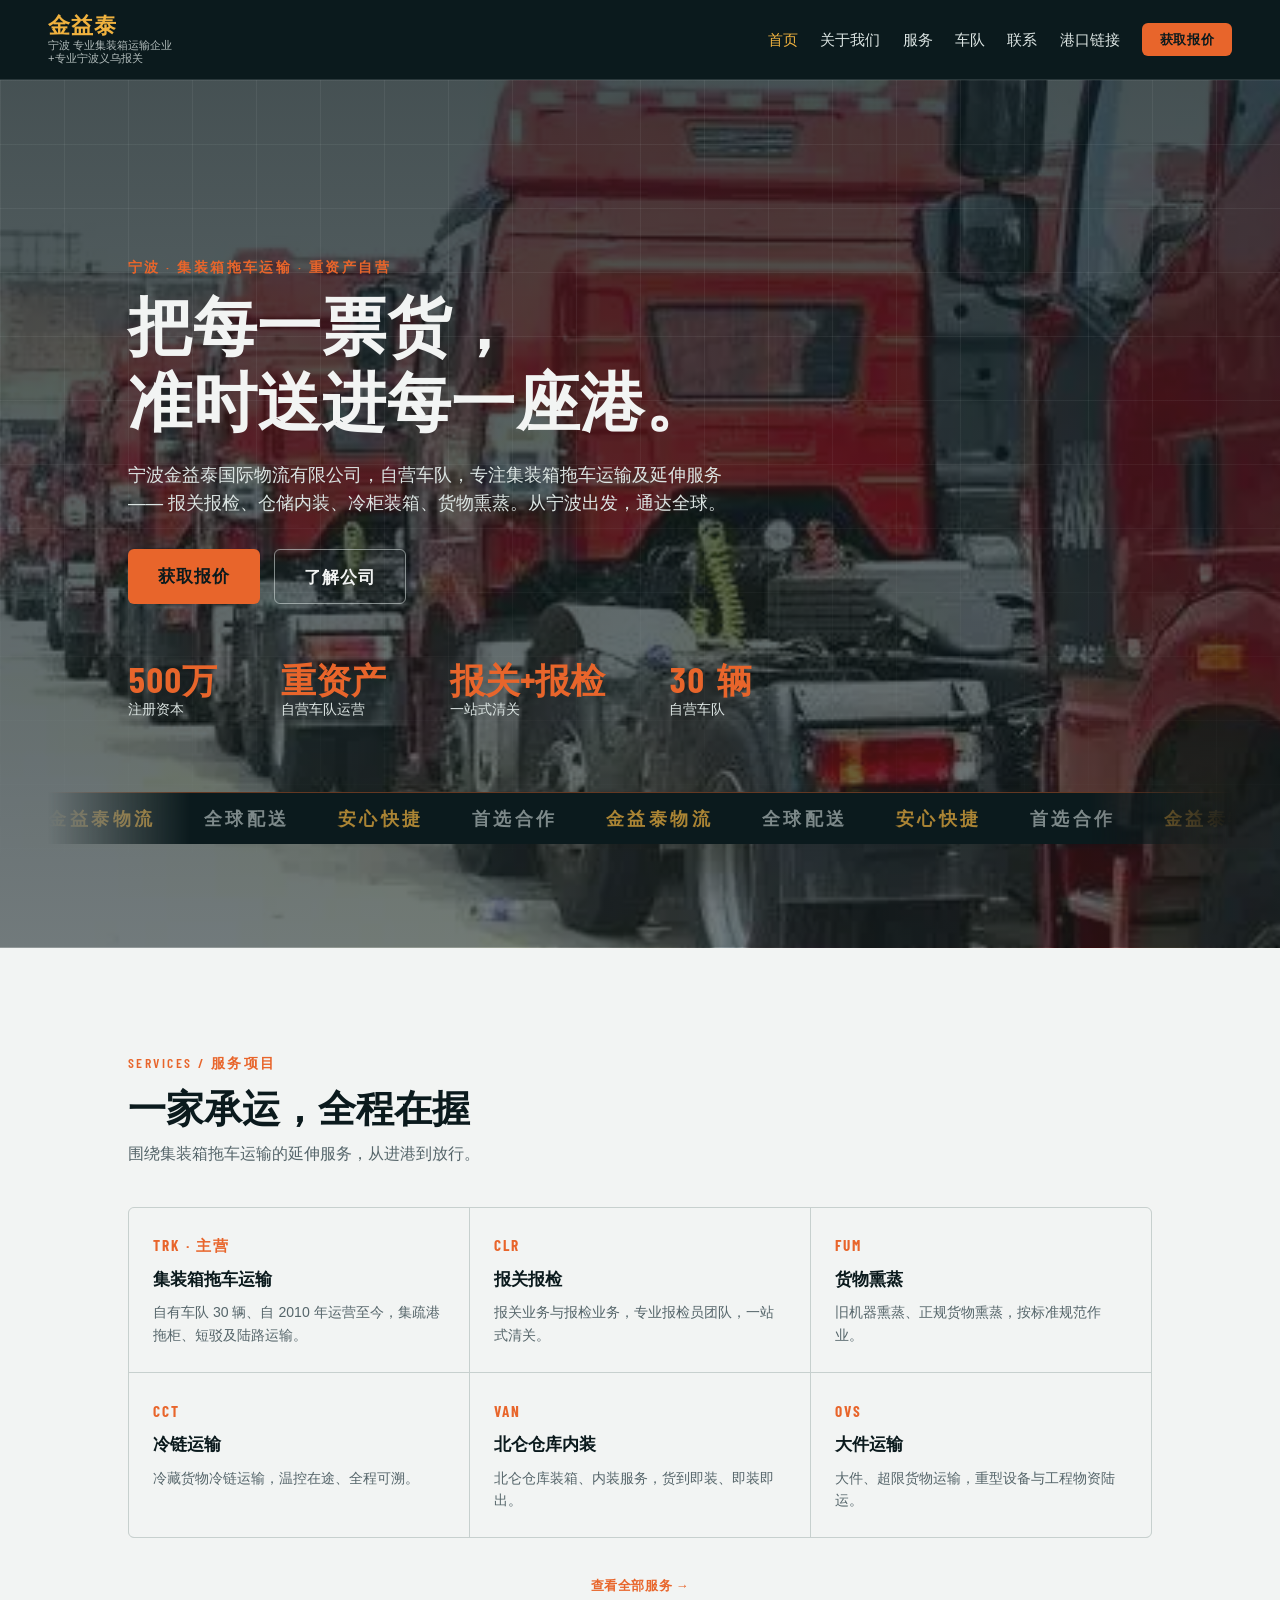
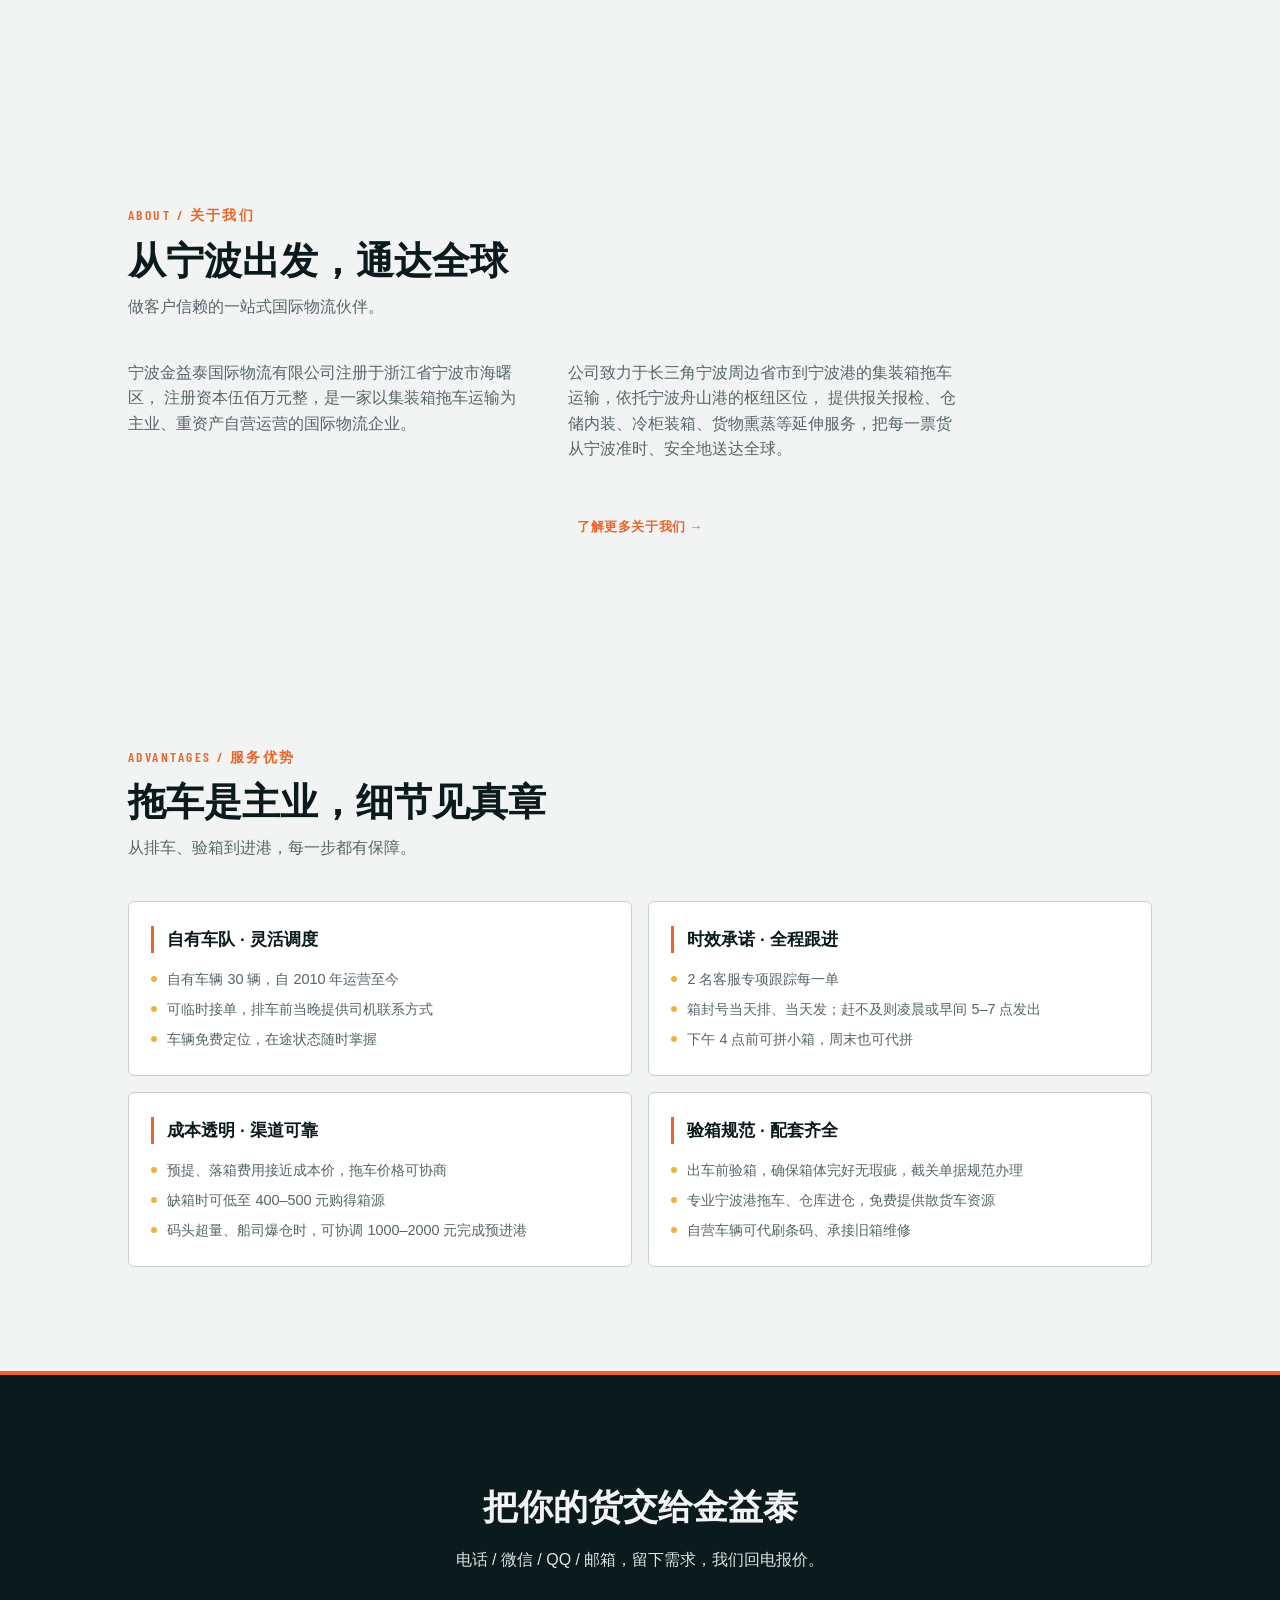
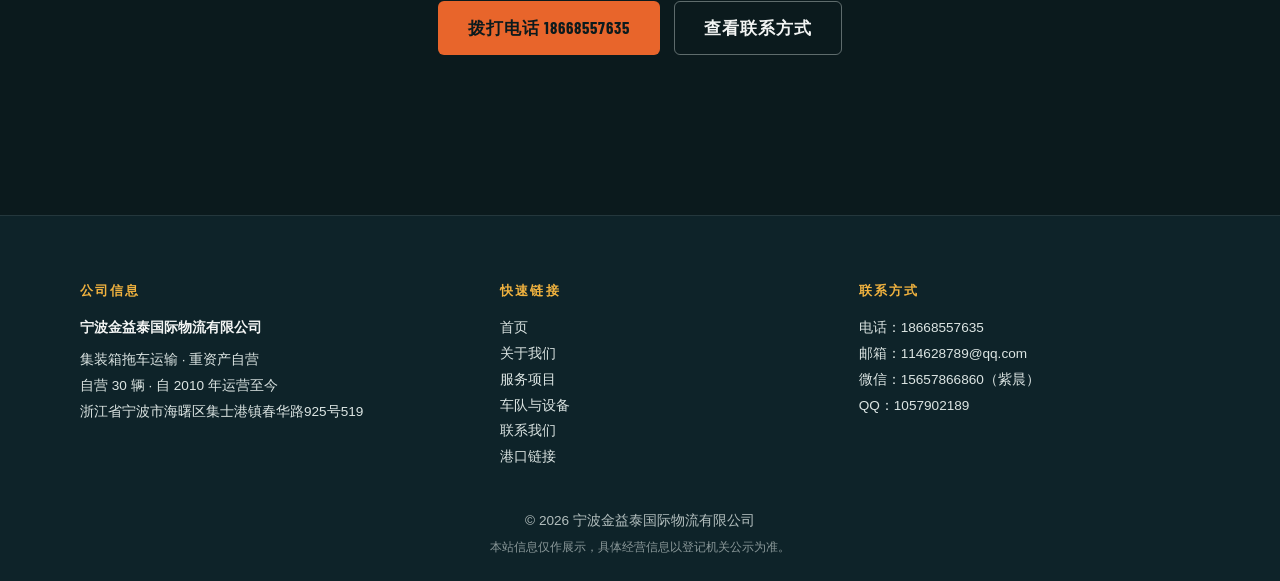
<file: index.html>
<!DOCTYPE html>
<html lang="zh-CN">

<head>
    <meta charset="UTF-8">
    <meta name="viewport" content="width=device-width, initial-scale=1.0">
    <title>宁波金益泰国际物流有限公司</title>
    <meta name="description" content="宁波金益泰国际物流有限公司：自营车队集装箱拖车运输，及报关报检、仓储内装、冷柜装箱、货物熏蒸等延伸服务。">
    <link rel="preconnect" href="https://fonts.googleapis.com">
    <link rel="preconnect" href="https://fonts.gstatic.com" crossorigin>
    <link
        href="https://fonts.googleapis.com/css2?family=Barlow+Condensed:wght@600;700&family=Barlow:wght@600;700&display=swap"
        rel="stylesheet" media="print" onload="this.media='all'">
    <link rel="preload" href="/assets/img/hero-fleet-bright.webp" as="image">
    <link href="/assets/style.css" rel="stylesheet">
</head>

<body>

    <header class="topbar" id="topbar">
        <a class="brand" href="/">
            <span class="brand-mark">金益泰</span>
            <span class="brand-sub">宁波 专业集装箱运输企业<br>+专业宁波义乌报关</span>
        </a>
        <nav class="nav" id="nav" aria-label="主导航">
            <a href="/" data-nav="index">首页</a>
            <a href="/about/" data-nav="about">关于我们</a>
            <a href="/services/" data-nav="services">服务</a>
            <a href="/fleet/" data-nav="fleet">车队</a>
            <a href="/contact/" data-nav="contact">联系</a>
            <a href="/links/" data-nav="links">港口链接</a>
            <button type="button" class="nav-cta" data-quote>获取报价</button>
        </nav>
        <button class="nav-toggle" id="nav-toggle" aria-controls="nav" aria-expanded="false" aria-label="打开菜单">
            <span></span>
            <span></span>
            <span></span>
        </button>
    </header>

    <main id="top">

        <!-- 港区 Hero -->
        <section class="hero">
            <div class="hero-grid" aria-hidden="true"></div>
            <div class="hero-inner">
                <p class="eyebrow">宁波 · 集装箱拖车运输 · 重资产自营</p>
                <h1 class="hero-title">把每一票货，<br>准时送进每一座港。</h1>
                <p class="hero-sub">
                    宁波金益泰国际物流有限公司，自营车队，专注集装箱拖车运输及延伸服务——
                    报关报检、仓储内装、冷柜装箱、货物熏蒸。从宁波出发，通达全球。
                </p>
                <div class="hero-actions">
                    <button type="button" class="btn btn-signal" data-quote>获取报价</button>
                    <a class="btn btn-ghost" href="/about/">了解公司</a>
                </div>
                <dl class="hero-stats">
                    <div class="stat">
                        <dt><span class="stat-num" data-count="500">0</span>万</dt>
                        <dd>注册资本</dd>
                    </div>
                    <div class="stat">
                        <dt>重资产</dt>
                        <dd>自营车队运营</dd>
                    </div>
                    <div class="stat">
                        <dt>报关+报检</dt>
                        <dd>一站式清关</dd>
                    </div>
                    <div class="stat">
                        <dt><span class="stat-num" data-count="30">0</span>辆</dt>
                        <dd>自营车队</dd>
                    </div>
                </dl>
            </div>

            <!-- 签名元素：集装箱编码钢印带（流动） -->
            <div class="stencil" aria-hidden="true">
                <div class="stencil-track">
                    <div class="stencil-group">
                        <span>金益泰物流</span>
                        <span>全球配送</span>
                        <span>安心快捷</span>
                        <span>首选合作</span>
                    </div>
                    <div class="stencil-group">
                        <span>金益泰物流</span>
                        <span>全球配送</span>
                        <span>安心快捷</span>
                        <span>首选合作</span>
                    </div>
                    <div class="stencil-group">
                        <span>金益泰物流</span>
                        <span>全球配送</span>
                        <span>安心快捷</span>
                        <span>首选合作</span>
                    </div>
                    <div class="stencil-group">
                        <span>金益泰物流</span>
                        <span>全球配送</span>
                        <span>安心快捷</span>
                        <span>首选合作</span>
                    </div>
                    <div class="stencil-group">
                        <span>金益泰物流</span>
                        <span>全球配送</span>
                        <span>安心快捷</span>
                        <span>首选合作</span>
                    </div>
                    <div class="stencil-group">
                        <span>金益泰物流</span>
                        <span>全球配送</span>
                        <span>安心快捷</span>
                        <span>首选合作</span>
                    </div>
                    <div class="stencil-group">
                        <span>金益泰物流</span>
                        <span>全球配送</span>
                        <span>安心快捷</span>
                        <span>首选合作</span>
                    </div>
                    <div class="stencil-group">
                        <span>金益泰物流</span>
                        <span>全球配送</span>
                        <span>安心快捷</span>
                        <span>首选合作</span>
                    </div>
                </div>
            </div>
        </section>

        <!-- 服务概览 -->
        <section class="services" id="services">
            <header class="section-head" data-reveal>
                <p class="eyebrow">SERVICES / 服务项目</p>
                <h2 class="section-title">一家承运，全程在握</h2>
                <p class="section-sub">围绕集装箱拖车运输的延伸服务，从进港到放行。</p>
            </header>

            <div class="preview-grid" data-reveal>
                <article class="card">
                    <span class="card-code">TRK · 主营</span>
                    <h3>集装箱拖车运输</h3>
                    <p>自有车队 30 辆、自 2010 年运营至今，集疏港拖柜、短驳及陆路运输。</p>
                </article>
                <article class="card">
                    <span class="card-code">CLR</span>
                    <h3>报关报检</h3>
                    <p>报关业务与报检业务，专业报检员团队，一站式清关。</p>
                </article>
                <article class="card">
                    <span class="card-code">FUM</span>
                    <h3>货物熏蒸</h3>
                    <p>旧机器熏蒸、正规货物熏蒸，按标准规范作业。</p>
                </article>
                <article class="card">
                    <span class="card-code">CCT</span>
                    <h3>冷链运输</h3>
                    <p>冷藏货物冷链运输，温控在途、全程可溯。</p>
                </article>
                <article class="card">
                    <span class="card-code">VAN</span>
                    <h3>北仑仓库内装</h3>
                    <p>北仑仓库装箱、内装服务，货到即装、即装即出。</p>
                </article>
                <article class="card">
                    <span class="card-code">OVS</span>
                    <h3>大件运输</h3>
                    <p>大件、超限货物运输，重型设备与工程物资陆运。</p>
                </article>
            </div>

            <p class="services-note"><a class="preview-more" href="/services/">查看全部服务 →</a></p>
        </section>

        <!-- 关于预览 -->
        <section class="about" id="about">
            <header class="section-head" data-reveal>
                <p class="eyebrow">ABOUT / 关于我们</p>
                <h2 class="section-title">从宁波出发，通达全球</h2>
                <p class="section-sub">做客户信赖的一站式国际物流伙伴。</p>
            </header>

            <div class="about-intro" data-reveal>
                <p>
                    宁波金益泰国际物流有限公司注册于浙江省宁波市海曙区，
                    注册资本伍佰万元整，是一家以集装箱拖车运输为主业、重资产自营运营的国际物流企业。
                </p>
                <p>
                    公司致力于长三角宁波周边省市到宁波港的集装箱拖车运输，依托宁波舟山港的枢纽区位，
                    提供报关报检、仓储内装、冷柜装箱、货物熏蒸等延伸服务，把每一票货从宁波准时、安全地送达全球。
                </p>
            </div>

            <p class="services-note"><a class="preview-more" href="/about/">了解更多关于我们 →</a></p>
        </section>

        <!-- 服务优势 -->
        <section class="advantages" id="advantages">
            <header class="section-head" data-reveal>
                <p class="eyebrow">ADVANTAGES / 服务优势</p>
                <h2 class="section-title">拖车是主业，细节见真章</h2>
                <p class="section-sub">从排车、验箱到进港，每一步都有保障。</p>
            </header>

            <div class="advantages-grid" data-reveal>
                <div class="adv-card">
                    <h3>自有车队 · 灵活调度</h3>
                    <ul>
                        <li>自有车辆 30 辆，自 2010 年运营至今</li>
                        <li>可临时接单，排车前当晚提供司机联系方式</li>
                        <li>车辆免费定位，在途状态随时掌握</li>
                    </ul>
                </div>
                <div class="adv-card">
                    <h3>时效承诺 · 全程跟进</h3>
                    <ul>
                        <li>2 名客服专项跟踪每一单</li>
                        <li>箱封号当天排、当天发；赶不及则凌晨或早间 5–7 点发出</li>
                        <li>下午 4 点前可拼小箱，周末也可代拼</li>
                    </ul>
                </div>
                <div class="adv-card">
                    <h3>成本透明 · 渠道可靠</h3>
                    <ul>
                        <li>预提、落箱费用接近成本价，拖车价格可协商</li>
                        <li>缺箱时可低至 400–500 元购得箱源</li>
                        <li>码头超量、船司爆仓时，可协调 1000–2000 元完成预进港</li>
                    </ul>
                </div>
                <div class="adv-card">
                    <h3>验箱规范 · 配套齐全</h3>
                    <ul>
                        <li>出车前验箱，确保箱体完好无瑕疵，截关单据规范办理</li>
                        <li>专业宁波港拖车、仓库进仓，免费提供散货车资源</li>
                        <li>自营车辆可代刷条码、承接旧箱维修</li>
                    </ul>
                </div>
            </div>
        </section>

        <!-- 联系 CTA -->
        <section class="cta-band">
            <div class="cta-band-inner">
                <h2>把你的货交给金益泰</h2>
                <p>电话 / 微信 / QQ / 邮箱，留下需求，我们回电报价。</p>
                <div class="hero-actions">
                    <a class="btn btn-signal" href="tel:18668557635">拨打电话 18668557635</a>
                    <a class="btn btn-ghost" href="/contact/">查看联系方式</a>
                </div>
            </div>
        </section>

    </main>

    <footer class="footer">
        <div class="footer-cols">
            <div>
                <h3>公司信息</h3>
                <p class="footer-brand">宁波金益泰国际物流有限公司</p>
                <p>集装箱拖车运输 · 重资产自营</p>
                <p>自营 30 辆 · 自 2010 年运营至今</p>
                <p>浙江省宁波市海曙区集士港镇春华路925号519</p>
            </div>
            <div>
                <h3>快速链接</h3>
                <a href="/">首页</a>
                <a href="/about/">关于我们</a>
                <a href="/services/">服务项目</a>
                <a href="/fleet/">车队与设备</a>
                <a href="/contact/">联系我们</a>
                <a href="/links/">港口链接</a>
            </div>
            <div>
                <h3>联系方式</h3>
                <p>电话：18668557635</p>
                <p>邮箱：114628789@qq.com</p>
                <p>微信：15657866860（紫晨）</p>
                <p>QQ：1057902189</p>
            </div>
        </div>
        <p class="footer-copy">© <span id="year">2026</span> 宁波金益泰国际物流有限公司</p>
        <p class="footer-note">本站信息仅作展示，具体经营信息以登记机关公示为准。</p>
    </footer>

    <!-- 移动端底部导航 -->
    <nav class="bottom-nav" aria-label="底部导航">
        <a href="/" data-nav="index">
            <svg viewBox="0 0 24 24" fill="none" stroke="currentColor" stroke-width="2" stroke-linecap="round"
                stroke-linejoin="round" aria-hidden="true">
                <path d="M3 11 12 3l9 8" />
                <path d="M5 10v11h14V10" />
                <path d="M9 21v-6h6v6" />
            </svg>
            <span>首页</span>
        </a>
        <a href="/about/" data-nav="about">
            <svg viewBox="0 0 24 24" fill="none" stroke="currentColor" stroke-width="2" stroke-linecap="round"
                stroke-linejoin="round" aria-hidden="true">
                <path d="M4 21V4l8-2v19" />
                <path d="M12 6h8v15" />
                <path d="M4 21h16" />
                <path d="M7 8h2M7 12h2M7 16h2M16 9h1M16 13h1" />
            </svg>
            <span>关于</span>
        </a>
        <a href="/services/" data-nav="services">
            <svg viewBox="0 0 24 24" fill="none" stroke="currentColor" stroke-width="2" stroke-linecap="round"
                stroke-linejoin="round" aria-hidden="true">
                <path d="M12 2 21 7v10l-9 5-9-5V7l9-5z" />
                <path d="M3.5 7 12 12l8.5-5" />
                <path d="M12 12v10" />
            </svg>
            <span>服务</span>
        </a>
        <a href="/fleet/" data-nav="fleet">
            <svg viewBox="0 0 24 24" fill="none" stroke="currentColor" stroke-width="2" stroke-linecap="round"
                stroke-linejoin="round" aria-hidden="true">
                <path d="M1 7h12v10H1z" />
                <path d="M13 10h5l4 4v3h-9z" />
                <circle cx="6" cy="17.5" r="2" />
                <circle cx="17.5" cy="17.5" r="2" />
            </svg>
            <span>车队</span>
        </a>
        <a href="/contact/" data-nav="contact">
            <svg viewBox="0 0 24 24" fill="none" stroke="currentColor" stroke-width="2" stroke-linecap="round"
                stroke-linejoin="round" aria-hidden="true">
                <path
                    d="M22 16.9v3a2 2 0 0 1-2.2 2 19.8 19.8 0 0 1-8.6-3.1 19.5 19.5 0 0 1-6-6A19.8 19.8 0 0 1 2.1 4.2 2 2 0 0 1 4.1 2h3a2 2 0 0 1 2 1.7c.1 1 .4 2 .7 2.9a2 2 0 0 1-.5 2.1L8.1 9.9a16 16 0 0 0 6 6l1.2-1.2a2 2 0 0 1 2.1-.5c.9.3 1.9.6 2.9.7a2 2 0 0 1 1.7 2z" />
            </svg>
            <span>联系</span>
        </a>
        <a href="/links/" data-nav="links">
            <svg viewBox="0 0 24 24" fill="none" stroke="currentColor" stroke-width="2" stroke-linecap="round"
                stroke-linejoin="round" aria-hidden="true">
                <circle cx="12" cy="12" r="9" />
                <path d="M3 12h18" />
                <path d="M12 3a15 15 0 0 1 0 18 15 15 0 0 1 0-18z" />
            </svg>
            <span>港口</span>
        </a>
    </nav>

    <!-- 获取报价弹窗 -->
    <div class="modal" id="quote-modal" hidden>
        <div class="modal-backdrop" data-modal-close></div>
        <div class="modal-panel" role="dialog" aria-modal="true" aria-labelledby="quote-modal-title">
            <button type="button" class="modal-close" id="quote-modal-close" aria-label="关闭">&times;</button>
            <h2 class="modal-title" id="quote-modal-title">联系金益泰</h2>
            <p class="modal-sub">留下你的货，交给我们。</p>

            <ul class="modal-list">
                <li class="modal-item">
                    <span class="modal-label">电话</span>
                    <a class="modal-value" href="tel:18668557635">18668557635</a>
                </li>
                <li class="modal-item">
                    <span class="modal-label">微信</span>
                    <button type="button" class="modal-value modal-copy" data-wechat>
                        <span>15657866860（紫晨）</span>
                        <span class="modal-copy-tip" data-copy-tip>点击复制</span>
                    </button>
                </li>
                <li class="modal-item modal-item-qq">
                    <span class="modal-label">QQ</span>
                    <a class="modal-value" data-qq href="#">
                        1057902189<span class="modal-copy-tip" data-qq-tip>点击复制</span>
                    </a>
                </li>
                <li class="modal-item">
                    <span class="modal-label">邮箱</span>
                    <a class="modal-value" href="mailto:114628789@qq.com" data-email>
                        114628789@qq.com<span class="modal-copy-tip" data-email-tip>点击复制</span>
                    </a>
                </li>
            </ul>
        </div>
    </div>

    <script src="/assets/script.js"></script>
</body>

</html>
</file>
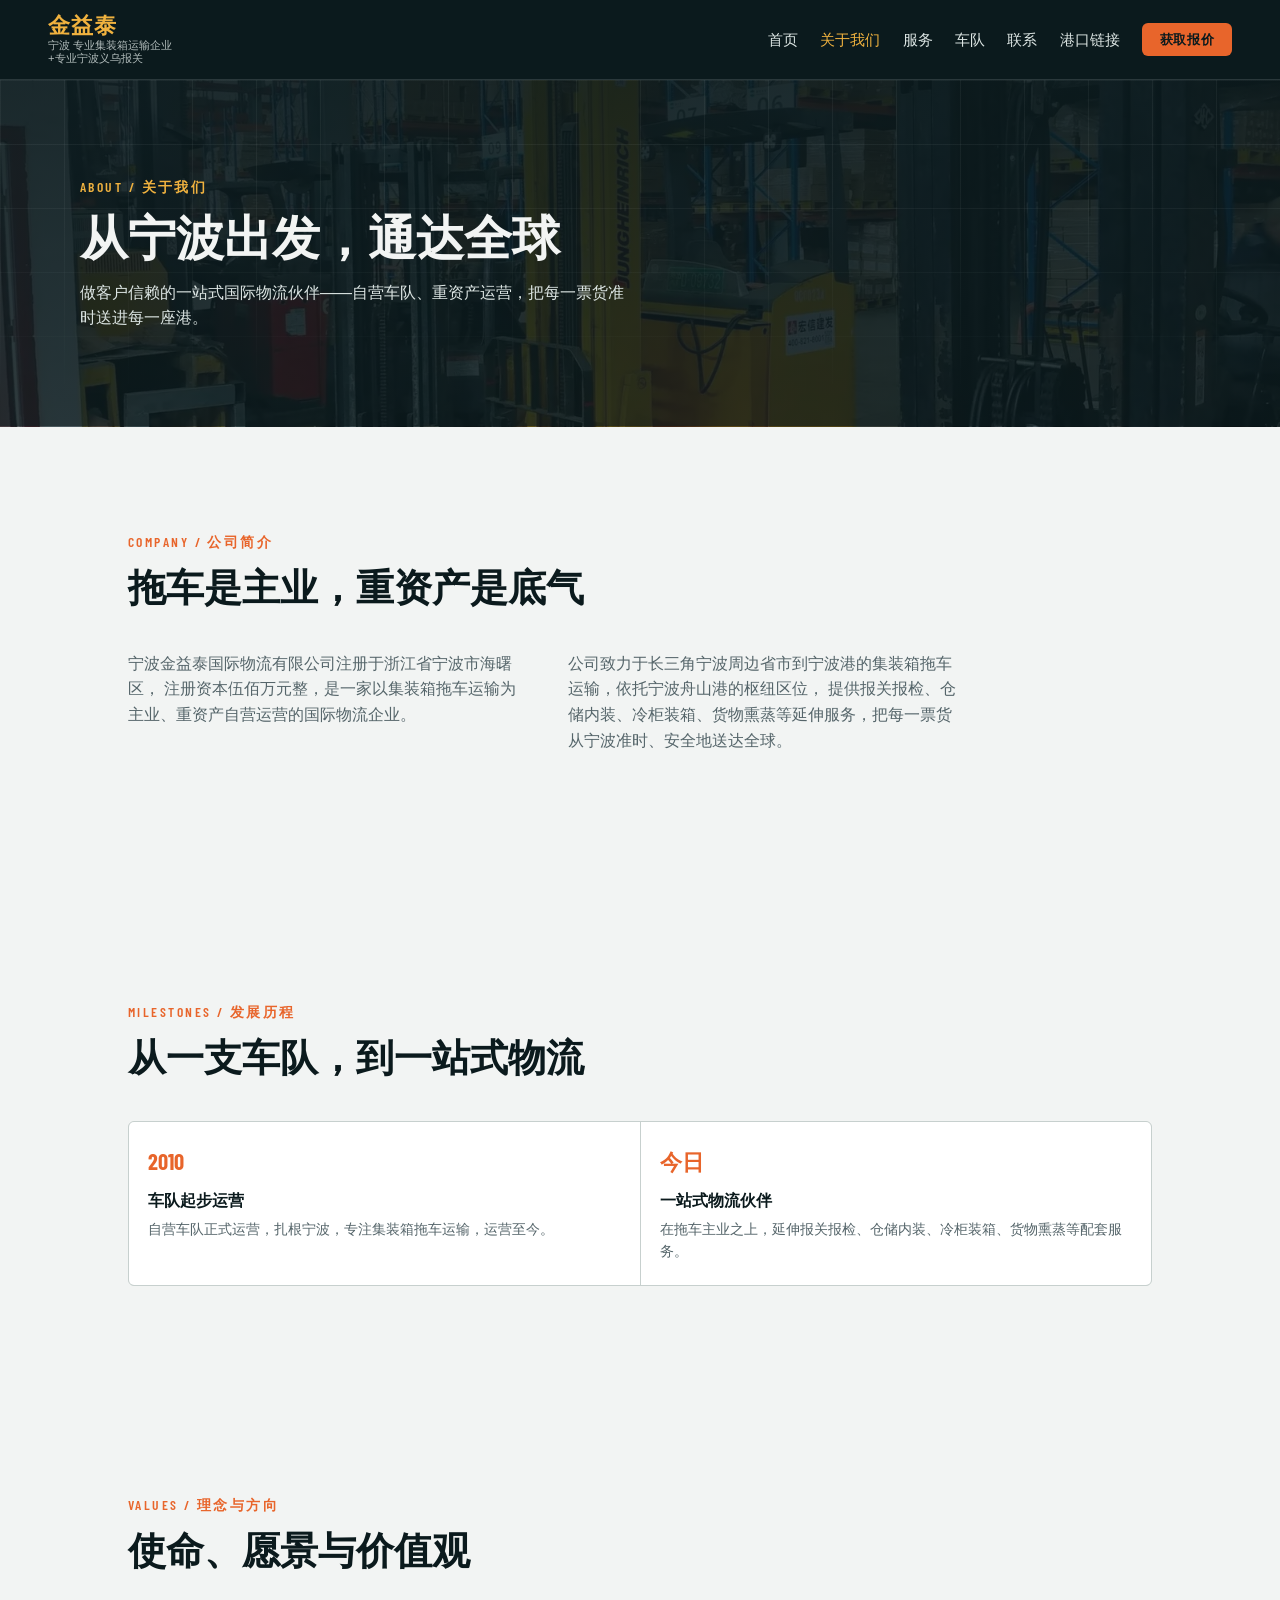
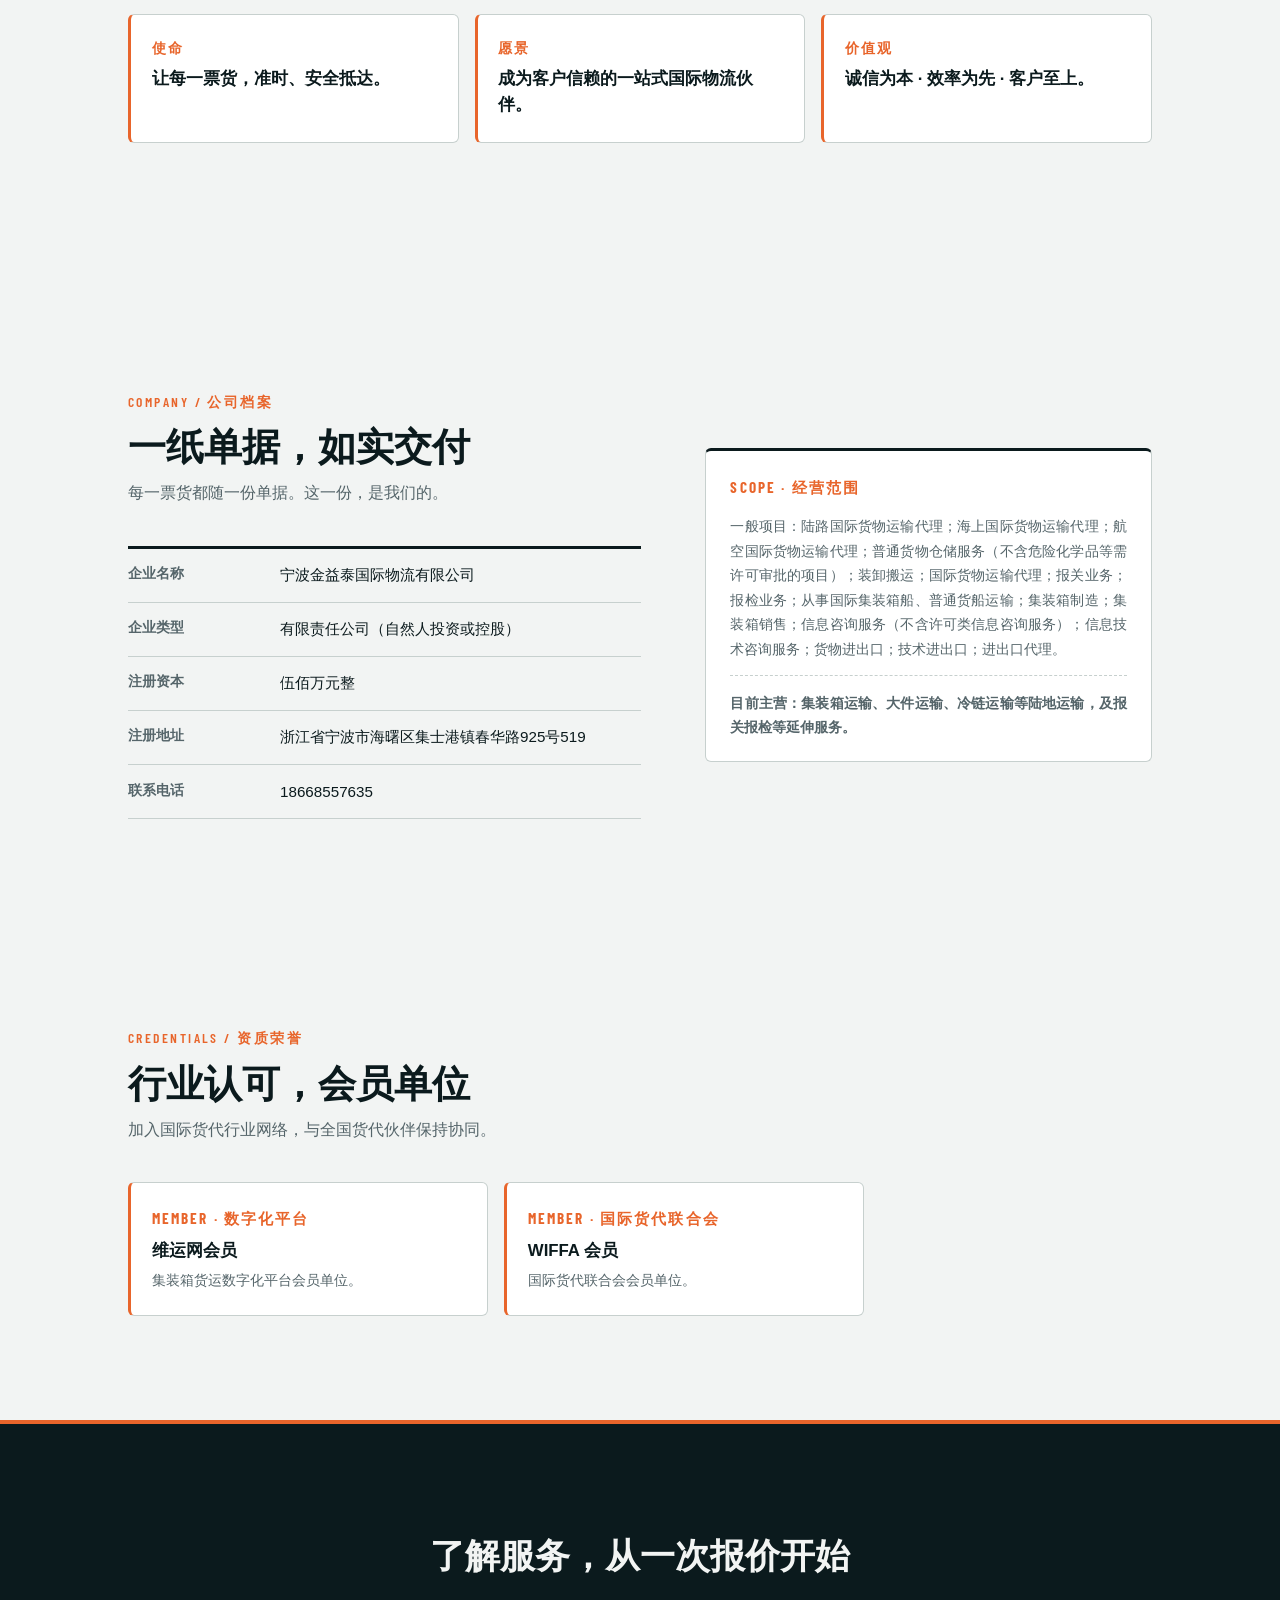
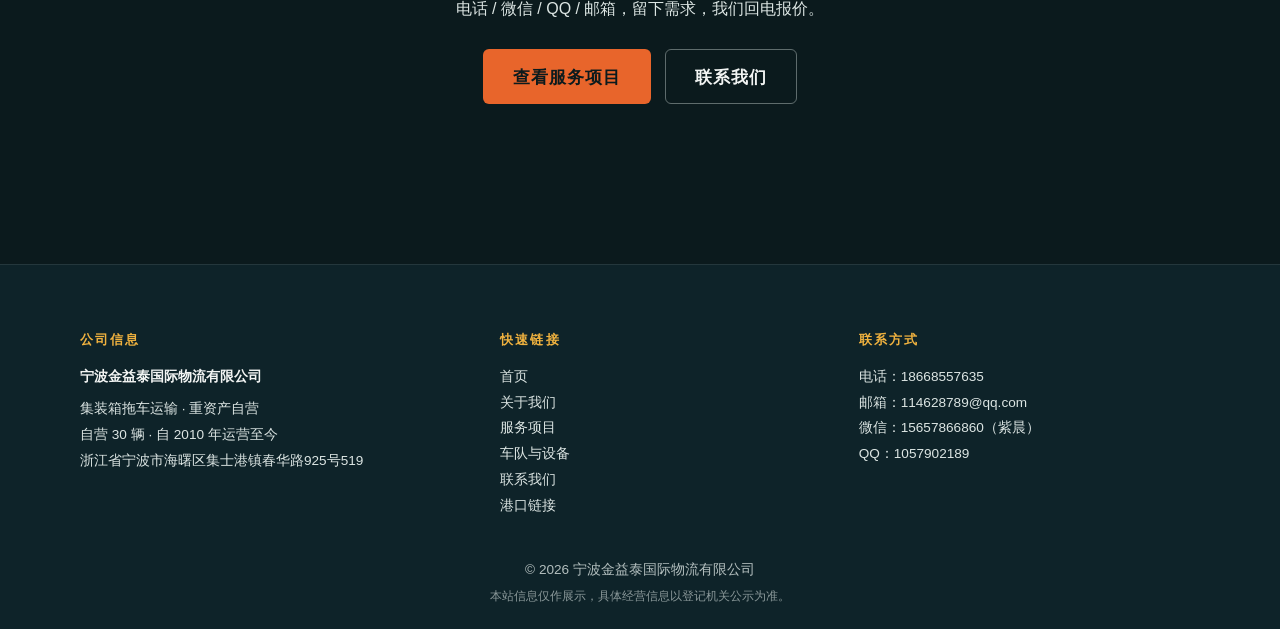
<file: about/index.html>
<!DOCTYPE html>
<html lang="zh-CN">

<head>
    <meta charset="UTF-8">
    <meta name="viewport" content="width=device-width, initial-scale=1.0">
    <title>关于我们 | 宁波金益泰国际物流有限公司</title>
    <meta name="description" content="宁波金益泰国际物流有限公司：自营车队自2010年运营至今，专注集装箱拖车运输及延伸服务。">
    <link rel="preconnect" href="https://fonts.googleapis.com">
    <link rel="preconnect" href="https://fonts.gstatic.com" crossorigin>
    <link
        href="https://fonts.googleapis.com/css2?family=Barlow+Condensed:wght@600;700&family=Barlow:wght@600;700&display=swap"
        rel="stylesheet" media="print" onload="this.media='all'">
    <link href="/assets/style.css" rel="stylesheet">
</head>

<body>

    <header class="topbar" id="topbar">
        <a class="brand" href="/">
            <span class="brand-mark">金益泰</span>
            <span class="brand-sub">宁波 专业集装箱运输企业<br>+专业宁波义乌报关</span>
        </a>
        <nav class="nav" id="nav" aria-label="主导航">
            <a href="/" data-nav="index">首页</a>
            <a href="/about/" data-nav="about">关于我们</a>
            <a href="/services/" data-nav="services">服务</a>
            <a href="/fleet/" data-nav="fleet">车队</a>
            <a href="/contact/" data-nav="contact">联系</a>
            <a href="/links/" data-nav="links">港口链接</a>
            <button type="button" class="nav-cta" data-quote>获取报价</button>
        </nav>
        <button class="nav-toggle" id="nav-toggle" aria-controls="nav" aria-expanded="false" aria-label="打开菜单">
            <span></span>
            <span></span>
            <span></span>
        </button>
    </header>

    <main id="top">

        <!-- 内页 Hero -->
        <section class="page-hero page-hero--about">
            <div class="page-hero-inner">
                <p class="eyebrow">ABOUT / 关于我们</p>
                <h1>从宁波出发，通达全球</h1>
                <p class="page-hero-sub">
                    做客户信赖的一站式国际物流伙伴——自营车队、重资产运营，把每一票货准时送进每一座港。
                </p>
            </div>
        </section>

        <!-- 公司简介 -->
        <section class="about" id="intro">
            <header class="section-head" data-reveal>
                <p class="eyebrow">COMPANY / 公司简介</p>
                <h2 class="section-title">拖车是主业，重资产是底气</h2>
            </header>
            <div class="about-intro" data-reveal>
                <p>
                    宁波金益泰国际物流有限公司注册于浙江省宁波市海曙区，
                    注册资本伍佰万元整，是一家以集装箱拖车运输为主业、重资产自营运营的国际物流企业。
                </p>
                <p>
                    公司致力于长三角宁波周边省市到宁波港的集装箱拖车运输，依托宁波舟山港的枢纽区位，
                    提供报关报检、仓储内装、冷柜装箱、货物熏蒸等延伸服务，把每一票货从宁波准时、安全地送达全球。
                </p>
            </div>
        </section>

        <!-- 发展历程 -->
        <section class="about" id="history">
            <header class="section-head" data-reveal>
                <p class="eyebrow">MILESTONES / 发展历程</p>
                <h2 class="section-title">从一支车队，到一站式物流</h2>
            </header>
            <div class="timeline timeline--two" data-reveal>
                <div class="timeline-step">
                    <span class="timeline-year">2010</span>
                    <h3>车队起步运营</h3>
                    <p>自营车队正式运营，扎根宁波，专注集装箱拖车运输，运营至今。</p>
                </div>
                <div class="timeline-step">
                    <span class="timeline-year">今日</span>
                    <h3>一站式物流伙伴</h3>
                    <p>在拖车主业之上，延伸报关报检、仓储内装、冷柜装箱、货物熏蒸等配套服务。</p>
                </div>
            </div>
        </section>

        <!-- 愿景使命价值观 -->
        <section class="about" id="values">
            <header class="section-head" data-reveal>
                <p class="eyebrow">VALUES / 理念与方向</p>
                <h2 class="section-title">使命、愿景与价值观</h2>
            </header>
            <dl class="about-values" data-reveal>
                <div class="value-card">
                    <dt>使命</dt>
                    <dd>让每一票货，准时、安全抵达。</dd>
                </div>
                <div class="value-card">
                    <dt>愿景</dt>
                    <dd>成为客户信赖的一站式国际物流伙伴。</dd>
                </div>
                <div class="value-card">
                    <dt>价值观</dt>
                    <dd>诚信为本 · 效率为先 · 客户至上。</dd>
                </div>
            </dl>
        </section>

        <!-- 公司档案 -->
        <section class="profile" id="profile">
            <div class="profile-copy">
                <header class="section-head" data-reveal>
                    <p class="eyebrow">COMPANY / 公司档案</p>
                    <h2 class="section-title">一纸单据，如实交付</h2>
                    <p class="section-sub">每一票货都随一份单据。这一份，是我们的。</p>
                </header>

                <dl class="manifest">
                    <div class="manifest-row">
                        <dt>企业名称</dt>
                        <dd>宁波金益泰国际物流有限公司</dd>
                    </div>
                    <div class="manifest-row">
                        <dt>企业类型</dt>
                        <dd>有限责任公司（自然人投资或控股）</dd>
                    </div>
                    <div class="manifest-row">
                        <dt>注册资本</dt>
                        <dd>伍佰万元整</dd>
                    </div>
                    <div class="manifest-row">
                        <dt>注册地址</dt>
                        <dd>浙江省宁波市海曙区集士港镇春华路925号519</dd>
                    </div>
                    <div class="manifest-row">
                        <dt>联系电话</dt>
                        <dd>18668557635</dd>
                    </div>
                </dl>
            </div>

            <aside class="scope-card" data-reveal>
                <span class="card-code">SCOPE · 经营范围</span>
                <p>一般项目：陆路国际货物运输代理；海上国际货物运输代理；航空国际货物运输代理；普通货物仓储服务（不含危险化学品等需许可审批的项目）；装卸搬运；国际货物运输代理；报关业务；报检业务；从事国际集装箱船、普通货船运输；集装箱制造；集装箱销售；信息咨询服务（不含许可类信息咨询服务）；信息技术咨询服务；货物进出口；技术进出口；进出口代理。</p>
                <p class="scope-current">目前主营：集装箱运输、大件运输、冷链运输等陆地运输，及报关报检等延伸服务。</p>
            </aside>
        </section>

        <!-- 资质荣誉 -->
        <section class="about" id="credentials">
            <header class="section-head" data-reveal>
                <p class="eyebrow">CREDENTIALS / 资质荣誉</p>
                <h2 class="section-title">行业认可，会员单位</h2>
                <p class="section-sub">加入国际货代行业网络，与全国货代伙伴保持协同。</p>
            </header>

            <div class="credentials" data-reveal>
                <div class="credential-card">
                    <span class="card-code">MEMBER · 数字化平台</span>
                    <h3>维运网会员</h3>
                    <p>集装箱货运数字化平台会员单位。</p>
                </div>
                <div class="credential-card">
                    <span class="card-code">MEMBER · 国际货代联合会</span>
                    <h3>WIFFA 会员</h3>
                    <p>国际货代联合会会员单位。</p>
                </div>
            </div>
        </section>

        <!-- 联系 CTA -->
        <section class="cta-band">
            <div class="cta-band-inner">
                <h2>了解服务，从一次报价开始</h2>
                <p>电话 / 微信 / QQ / 邮箱，留下需求，我们回电报价。</p>
                <div class="hero-actions">
                    <a class="btn btn-signal" href="/services/">查看服务项目</a>
                    <a class="btn btn-ghost" href="/contact/">联系我们</a>
                </div>
            </div>
        </section>

    </main>

    <footer class="footer">
        <div class="footer-cols">
            <div>
                <h3>公司信息</h3>
                <p class="footer-brand">宁波金益泰国际物流有限公司</p>
                <p>集装箱拖车运输 · 重资产自营</p>
                <p>自营 30 辆 · 自 2010 年运营至今</p>
                <p>浙江省宁波市海曙区集士港镇春华路925号519</p>
            </div>
            <div>
                <h3>快速链接</h3>
                <a href="/">首页</a>
                <a href="/about/">关于我们</a>
                <a href="/services/">服务项目</a>
                <a href="/fleet/">车队与设备</a>
                <a href="/contact/">联系我们</a>
                <a href="/links/">港口链接</a>
            </div>
            <div>
                <h3>联系方式</h3>
                <p>电话：18668557635</p>
                <p>邮箱：114628789@qq.com</p>
                <p>微信：15657866860（紫晨）</p>
                <p>QQ：1057902189</p>
            </div>
        </div>
        <p class="footer-copy">© <span id="year">2026</span> 宁波金益泰国际物流有限公司</p>
        <p class="footer-note">本站信息仅作展示，具体经营信息以登记机关公示为准。</p>
    </footer>

    <!-- 移动端底部导航 -->
    <nav class="bottom-nav" aria-label="底部导航">
        <a href="/" data-nav="index">
            <svg viewBox="0 0 24 24" fill="none" stroke="currentColor" stroke-width="2" stroke-linecap="round" stroke-linejoin="round" aria-hidden="true"><path d="M3 11 12 3l9 8"/><path d="M5 10v11h14V10"/><path d="M9 21v-6h6v6"/></svg>
            <span>首页</span>
        </a>
        <a href="/about/" data-nav="about">
            <svg viewBox="0 0 24 24" fill="none" stroke="currentColor" stroke-width="2" stroke-linecap="round" stroke-linejoin="round" aria-hidden="true"><path d="M4 21V4l8-2v19"/><path d="M12 6h8v15"/><path d="M4 21h16"/><path d="M7 8h2M7 12h2M7 16h2M16 9h1M16 13h1"/></svg>
            <span>关于</span>
        </a>
        <a href="/services/" data-nav="services">
            <svg viewBox="0 0 24 24" fill="none" stroke="currentColor" stroke-width="2" stroke-linecap="round" stroke-linejoin="round" aria-hidden="true"><path d="M12 2 21 7v10l-9 5-9-5V7l9-5z"/><path d="M3.5 7 12 12l8.5-5"/><path d="M12 12v10"/></svg>
            <span>服务</span>
        </a>
        <a href="/fleet/" data-nav="fleet">
            <svg viewBox="0 0 24 24" fill="none" stroke="currentColor" stroke-width="2" stroke-linecap="round" stroke-linejoin="round" aria-hidden="true"><path d="M1 7h12v10H1z"/><path d="M13 10h5l4 4v3h-9z"/><circle cx="6" cy="17.5" r="2"/><circle cx="17.5" cy="17.5" r="2"/></svg>
            <span>车队</span>
        </a>
        <a href="/contact/" data-nav="contact">
            <svg viewBox="0 0 24 24" fill="none" stroke="currentColor" stroke-width="2" stroke-linecap="round" stroke-linejoin="round" aria-hidden="true"><path d="M22 16.9v3a2 2 0 0 1-2.2 2 19.8 19.8 0 0 1-8.6-3.1 19.5 19.5 0 0 1-6-6A19.8 19.8 0 0 1 2.1 4.2 2 2 0 0 1 4.1 2h3a2 2 0 0 1 2 1.7c.1 1 .4 2 .7 2.9a2 2 0 0 1-.5 2.1L8.1 9.9a16 16 0 0 0 6 6l1.2-1.2a2 2 0 0 1 2.1-.5c.9.3 1.9.6 2.9.7a2 2 0 0 1 1.7 2z"/></svg>
            <span>联系</span>
        </a>
        <a href="/links/" data-nav="links">
            <svg viewBox="0 0 24 24" fill="none" stroke="currentColor" stroke-width="2" stroke-linecap="round" stroke-linejoin="round" aria-hidden="true"><circle cx="12" cy="12" r="9"/><path d="M3 12h18"/><path d="M12 3a15 15 0 0 1 0 18 15 15 0 0 1 0-18z"/></svg>
            <span>港口</span>
        </a>
    </nav>

    <!-- 获取报价弹窗 -->
    <div class="modal" id="quote-modal" hidden>
        <div class="modal-backdrop" data-modal-close></div>
        <div class="modal-panel" role="dialog" aria-modal="true" aria-labelledby="quote-modal-title">
            <button type="button" class="modal-close" id="quote-modal-close" aria-label="关闭">&times;</button>
            <h2 class="modal-title" id="quote-modal-title">联系金益泰</h2>
            <p class="modal-sub">留下你的货，交给我们。</p>

            <ul class="modal-list">
                <li class="modal-item">
                    <span class="modal-label">电话</span>
                    <a class="modal-value" href="tel:18668557635">18668557635</a>
                </li>
                <li class="modal-item">
                    <span class="modal-label">微信</span>
                    <button type="button" class="modal-value modal-copy" data-wechat>
                        <span>15657866860（紫晨）</span>
                        <span class="modal-copy-tip" data-copy-tip>点击复制</span>
                    </button>
                </li>
                <li class="modal-item modal-item-qq">
                    <span class="modal-label">QQ</span>
                    <a class="modal-value" data-qq href="#">
                        1057902189<span class="modal-copy-tip" data-qq-tip>点击复制</span>
                    </a>
                </li>
                <li class="modal-item">
                    <span class="modal-label">邮箱</span>
                    <a class="modal-value" href="mailto:114628789@qq.com" data-email>
                        114628789@qq.com<span class="modal-copy-tip" data-email-tip>点击复制</span>
                    </a>
                </li>
            </ul>
        </div>
    </div>

    <script src="/assets/script.js"></script>
</body>

</html>
</file>
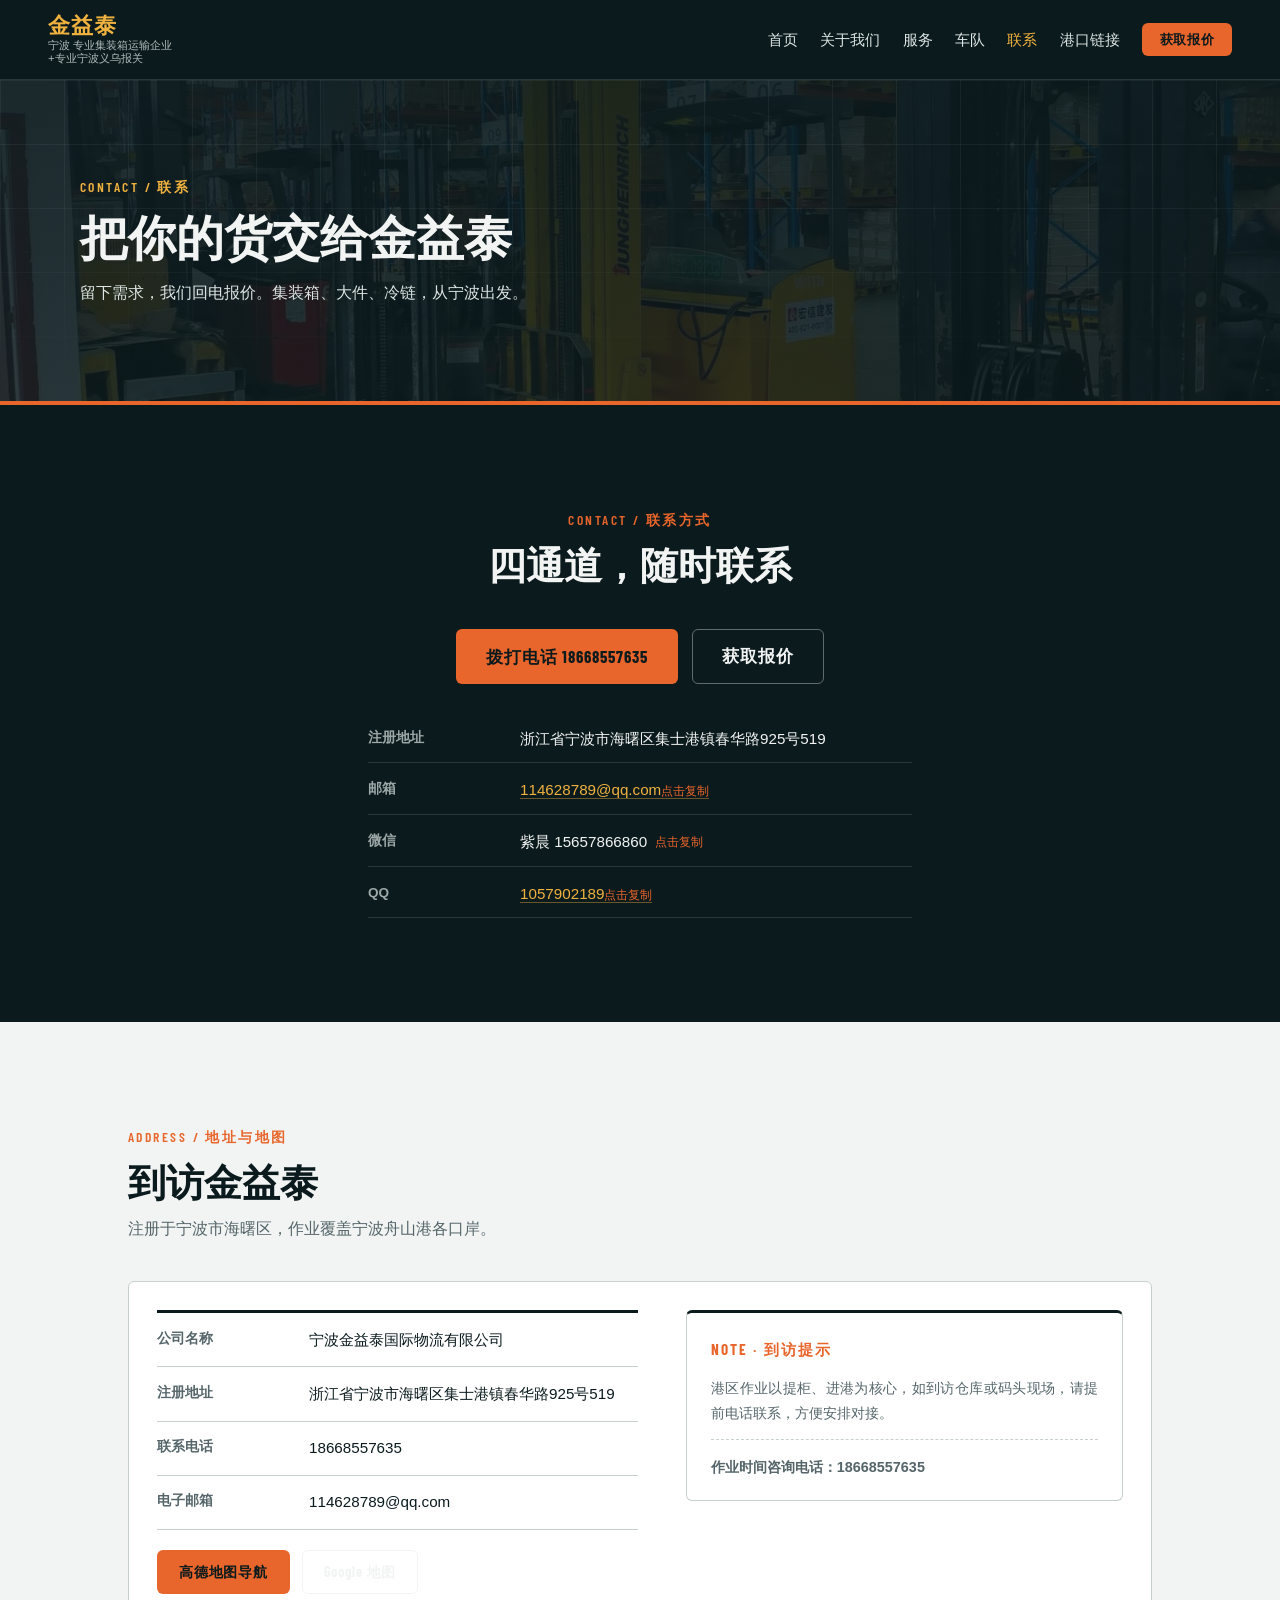
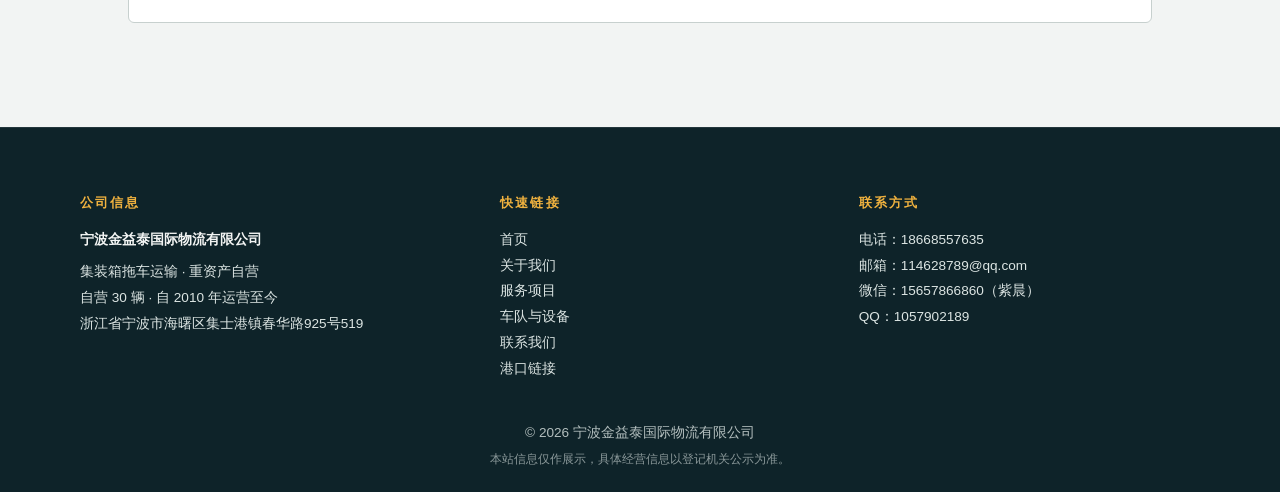
<file: contact/index.html>
<!DOCTYPE html>
<html lang="zh-CN">

<head>
    <meta charset="UTF-8">
    <meta name="viewport" content="width=device-width, initial-scale=1.0">
    <title>联系我们 | 宁波金益泰国际物流有限公司</title>
    <meta name="description" content="联系宁波金益泰国际物流有限公司：电话 18668557635，邮箱 114628789@qq.com，地址浙江省宁波市海曙区集士港镇春华路925号519。">
    <link rel="preconnect" href="https://fonts.googleapis.com">
    <link rel="preconnect" href="https://fonts.gstatic.com" crossorigin>
    <link
        href="https://fonts.googleapis.com/css2?family=Barlow+Condensed:wght@600;700&family=Barlow:wght@600;700&display=swap"
        rel="stylesheet" media="print" onload="this.media='all'">
    <link href="/assets/style.css" rel="stylesheet">
</head>

<body>

    <header class="topbar" id="topbar">
        <a class="brand" href="/">
            <span class="brand-mark">金益泰</span>
            <span class="brand-sub">宁波 专业集装箱运输企业<br>+专业宁波义乌报关</span>
        </a>
        <nav class="nav" id="nav" aria-label="主导航">
            <a href="/" data-nav="index">首页</a>
            <a href="/about/" data-nav="about">关于我们</a>
            <a href="/services/" data-nav="services">服务</a>
            <a href="/fleet/" data-nav="fleet">车队</a>
            <a href="/contact/" data-nav="contact">联系</a>
            <a href="/links/" data-nav="links">港口链接</a>
            <button type="button" class="nav-cta" data-quote>获取报价</button>
        </nav>
        <button class="nav-toggle" id="nav-toggle" aria-controls="nav" aria-expanded="false" aria-label="打开菜单">
            <span></span>
            <span></span>
            <span></span>
        </button>
    </header>

    <main id="top">

        <!-- 内页 Hero -->
        <section class="page-hero page-hero--contact">
            <div class="page-hero-inner">
                <p class="eyebrow">CONTACT / 联系</p>
                <h1>把你的货交给金益泰</h1>
                <p class="page-hero-sub">
                    留下需求，我们回电报价。集装箱、大件、冷链，从宁波出发。
                </p>
            </div>
        </section>

        <!-- 联系方式 -->
        <section class="contact" id="contact">
            <div class="contact-inner">
                <header class="section-head" data-reveal>
                    <p class="eyebrow">CONTACT / 联系方式</p>
                    <h2 class="section-title">四通道，随时联系</h2>
                </header>

                <div class="hero-actions">
                    <a class="btn btn-signal" href="tel:18668557635">拨打电话 18668557635</a>
                    <button type="button" class="btn btn-ghost" data-quote>获取报价</button>
                </div>

                <dl class="contact-list">
                    <div class="contact-row">
                        <dt>注册地址</dt>
                        <dd>浙江省宁波市海曙区集士港镇春华路925号519</dd>
                    </div>
                    <div class="contact-row">
                        <dt>邮箱</dt>
                        <dd>
                            <a href="mailto:114628789@qq.com" class="mailto" data-email>
                                114628789@qq.com<span class="modal-copy-tip" data-email-tip>点击复制</span>
                            </a>
                        </dd>
                    </div>
                    <div class="contact-row">
                        <dt>微信</dt>
                        <dd>
                            <button type="button" class="wechat-row" data-wechat>
                                <span>紫晨 15657866860</span>
                                <span class="modal-copy-tip" data-copy-tip>点击复制</span>
                            </button>
                        </dd>
                    </div>
                    <div class="contact-row">
                        <dt>QQ</dt>
                        <dd>
                            <a href="#" class="mailto" data-qq>
                                1057902189<span class="modal-copy-tip" data-qq-tip>点击复制</span>
                            </a>
                        </dd>
                    </div>
                </dl>
            </div>
        </section>

        <!-- 地址与地图 -->
        <section class="about" id="address">
            <header class="section-head" data-reveal>
                <p class="eyebrow">ADDRESS / 地址与地图</p>
                <h2 class="section-title">到访金益泰</h2>
                <p class="section-sub">注册于宁波市海曙区，作业覆盖宁波舟山港各口岸。</p>
            </header>

            <div class="address-block" data-reveal>
                <div>
                    <dl class="manifest">
                        <div class="manifest-row">
                            <dt>公司名称</dt>
                            <dd>宁波金益泰国际物流有限公司</dd>
                        </div>
                        <div class="manifest-row">
                            <dt>注册地址</dt>
                            <dd>浙江省宁波市海曙区集士港镇春华路925号519</dd>
                        </div>
                        <div class="manifest-row">
                            <dt>联系电话</dt>
                            <dd>18668557635</dd>
                        </div>
                        <div class="manifest-row">
                            <dt>电子邮箱</dt>
                            <dd>114628789@qq.com</dd>
                        </div>
                    </dl>
                    <div class="map-actions">
                        <a class="btn btn-signal" href="https://uri.amap.com/search?keyword=%E6%B5%99%E6%B1%9F%E7%9C%81%E5%AE%81%E6%B3%A2%E5%B8%82%E6%B5%B7%E6%9B%99%E5%8C%BA%E9%9B%86%E5%A3%AB%E6%B8%AF%E9%95%87%E6%98%A5%E5%8D%8E%E8%B7%AF925%E5%8F%B7519" target="_blank" rel="noopener">高德地图导航</a>
                        <a class="btn btn-ghost" href="https://www.google.com/maps/search/?api=1&query=%E6%B5%99%E6%B1%9F%E7%9C%81%E5%AE%81%E6%B3%A2%E5%B8%82%E6%B5%B7%E6%9B%99%E5%8C%BA%E9%9B%86%E5%A3%AB%E6%B8%AF%E9%95%87%E6%98%A5%E5%8D%8E%E8%B7%AF925%E5%8F%B7519" target="_blank" rel="noopener">Google 地图</a>
                    </div>
                </div>
                <div class="scope-card">
                    <span class="card-code">NOTE · 到访提示</span>
                    <p>
                        港区作业以提柜、进港为核心，如到访仓库或码头现场，请提前电话联系，方便安排对接。
                    </p>
                    <p class="scope-license">作业时间咨询电话：18668557635</p>
                </div>
            </div>
        </section>

    </main>

    <footer class="footer">
        <div class="footer-cols">
            <div>
                <h3>公司信息</h3>
                <p class="footer-brand">宁波金益泰国际物流有限公司</p>
                <p>集装箱拖车运输 · 重资产自营</p>
                <p>自营 30 辆 · 自 2010 年运营至今</p>
                <p>浙江省宁波市海曙区集士港镇春华路925号519</p>
            </div>
            <div>
                <h3>快速链接</h3>
                <a href="/">首页</a>
                <a href="/about/">关于我们</a>
                <a href="/services/">服务项目</a>
                <a href="/fleet/">车队与设备</a>
                <a href="/contact/">联系我们</a>
                <a href="/links/">港口链接</a>
            </div>
            <div>
                <h3>联系方式</h3>
                <p>电话：18668557635</p>
                <p>邮箱：114628789@qq.com</p>
                <p>微信：15657866860（紫晨）</p>
                <p>QQ：1057902189</p>
            </div>
        </div>
        <p class="footer-copy">© <span id="year">2026</span> 宁波金益泰国际物流有限公司</p>
        <p class="footer-note">本站信息仅作展示，具体经营信息以登记机关公示为准。</p>
    </footer>

    <!-- 移动端底部导航 -->
    <nav class="bottom-nav" aria-label="底部导航">
        <a href="/" data-nav="index">
            <svg viewBox="0 0 24 24" fill="none" stroke="currentColor" stroke-width="2" stroke-linecap="round" stroke-linejoin="round" aria-hidden="true"><path d="M3 11 12 3l9 8"/><path d="M5 10v11h14V10"/><path d="M9 21v-6h6v6"/></svg>
            <span>首页</span>
        </a>
        <a href="/about/" data-nav="about">
            <svg viewBox="0 0 24 24" fill="none" stroke="currentColor" stroke-width="2" stroke-linecap="round" stroke-linejoin="round" aria-hidden="true"><path d="M4 21V4l8-2v19"/><path d="M12 6h8v15"/><path d="M4 21h16"/><path d="M7 8h2M7 12h2M7 16h2M16 9h1M16 13h1"/></svg>
            <span>关于</span>
        </a>
        <a href="/services/" data-nav="services">
            <svg viewBox="0 0 24 24" fill="none" stroke="currentColor" stroke-width="2" stroke-linecap="round" stroke-linejoin="round" aria-hidden="true"><path d="M12 2 21 7v10l-9 5-9-5V7l9-5z"/><path d="M3.5 7 12 12l8.5-5"/><path d="M12 12v10"/></svg>
            <span>服务</span>
        </a>
        <a href="/fleet/" data-nav="fleet">
            <svg viewBox="0 0 24 24" fill="none" stroke="currentColor" stroke-width="2" stroke-linecap="round" stroke-linejoin="round" aria-hidden="true"><path d="M1 7h12v10H1z"/><path d="M13 10h5l4 4v3h-9z"/><circle cx="6" cy="17.5" r="2"/><circle cx="17.5" cy="17.5" r="2"/></svg>
            <span>车队</span>
        </a>
        <a href="/contact/" data-nav="contact">
            <svg viewBox="0 0 24 24" fill="none" stroke="currentColor" stroke-width="2" stroke-linecap="round" stroke-linejoin="round" aria-hidden="true"><path d="M22 16.9v3a2 2 0 0 1-2.2 2 19.8 19.8 0 0 1-8.6-3.1 19.5 19.5 0 0 1-6-6A19.8 19.8 0 0 1 2.1 4.2 2 2 0 0 1 4.1 2h3a2 2 0 0 1 2 1.7c.1 1 .4 2 .7 2.9a2 2 0 0 1-.5 2.1L8.1 9.9a16 16 0 0 0 6 6l1.2-1.2a2 2 0 0 1 2.1-.5c.9.3 1.9.6 2.9.7a2 2 0 0 1 1.7 2z"/></svg>
            <span>联系</span>
        </a>
        <a href="/links/" data-nav="links">
            <svg viewBox="0 0 24 24" fill="none" stroke="currentColor" stroke-width="2" stroke-linecap="round" stroke-linejoin="round" aria-hidden="true"><circle cx="12" cy="12" r="9"/><path d="M3 12h18"/><path d="M12 3a15 15 0 0 1 0 18 15 15 0 0 1 0-18z"/></svg>
            <span>港口</span>
        </a>
    </nav>

    <!-- 获取报价弹窗 -->
    <div class="modal" id="quote-modal" hidden>
        <div class="modal-backdrop" data-modal-close></div>
        <div class="modal-panel" role="dialog" aria-modal="true" aria-labelledby="quote-modal-title">
            <button type="button" class="modal-close" id="quote-modal-close" aria-label="关闭">&times;</button>
            <h2 class="modal-title" id="quote-modal-title">联系金益泰</h2>
            <p class="modal-sub">留下你的货，交给我们。</p>

            <ul class="modal-list">
                <li class="modal-item">
                    <span class="modal-label">电话</span>
                    <a class="modal-value" href="tel:18668557635">18668557635</a>
                </li>
                <li class="modal-item">
                    <span class="modal-label">微信</span>
                    <button type="button" class="modal-value modal-copy" data-wechat>
                        <span>15657866860（紫晨）</span>
                        <span class="modal-copy-tip" data-copy-tip>点击复制</span>
                    </button>
                </li>
                <li class="modal-item modal-item-qq">
                    <span class="modal-label">QQ</span>
                    <a class="modal-value" data-qq href="#">
                        1057902189<span class="modal-copy-tip" data-qq-tip>点击复制</span>
                    </a>
                </li>
                <li class="modal-item">
                    <span class="modal-label">邮箱</span>
                    <a class="modal-value" href="mailto:114628789@qq.com" data-email>
                        114628789@qq.com<span class="modal-copy-tip" data-email-tip>点击复制</span>
                    </a>
                </li>
            </ul>
        </div>
    </div>

    <script src="/assets/script.js"></script>
</body>

</html>
</file>
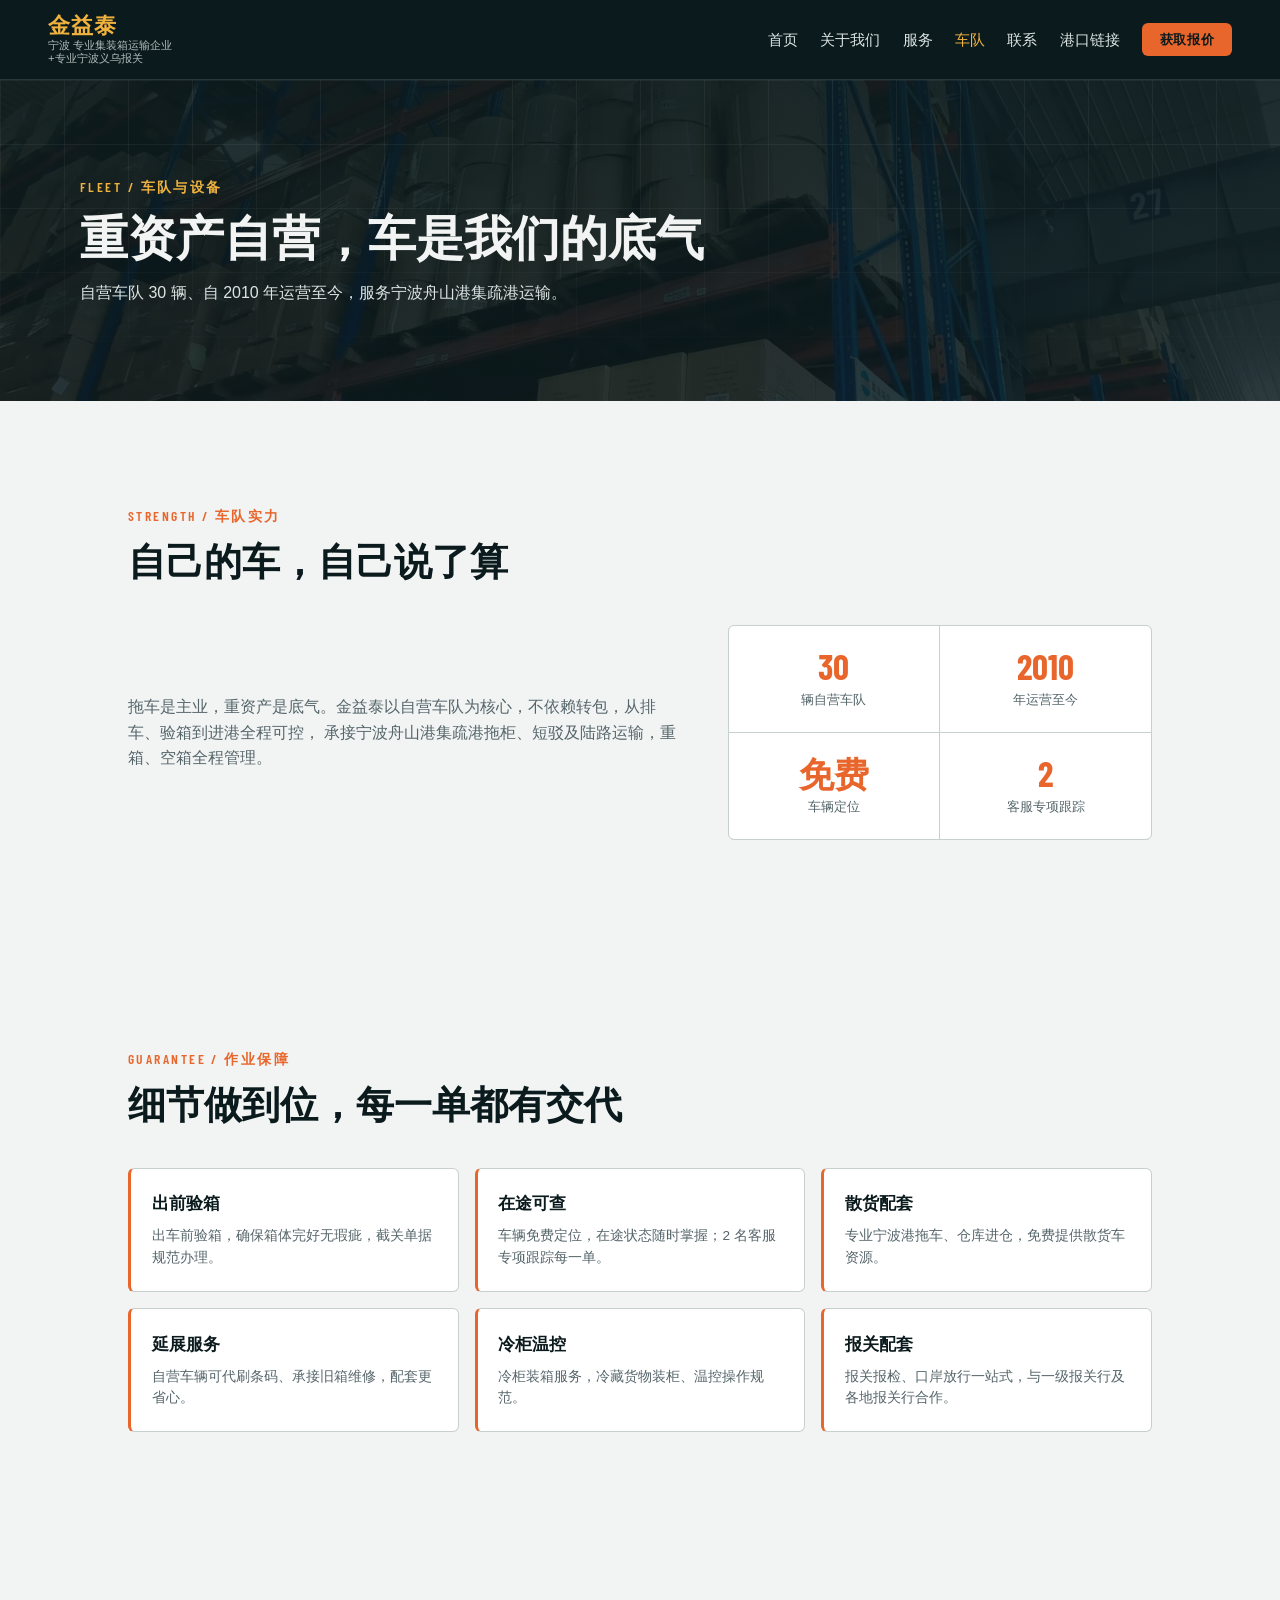
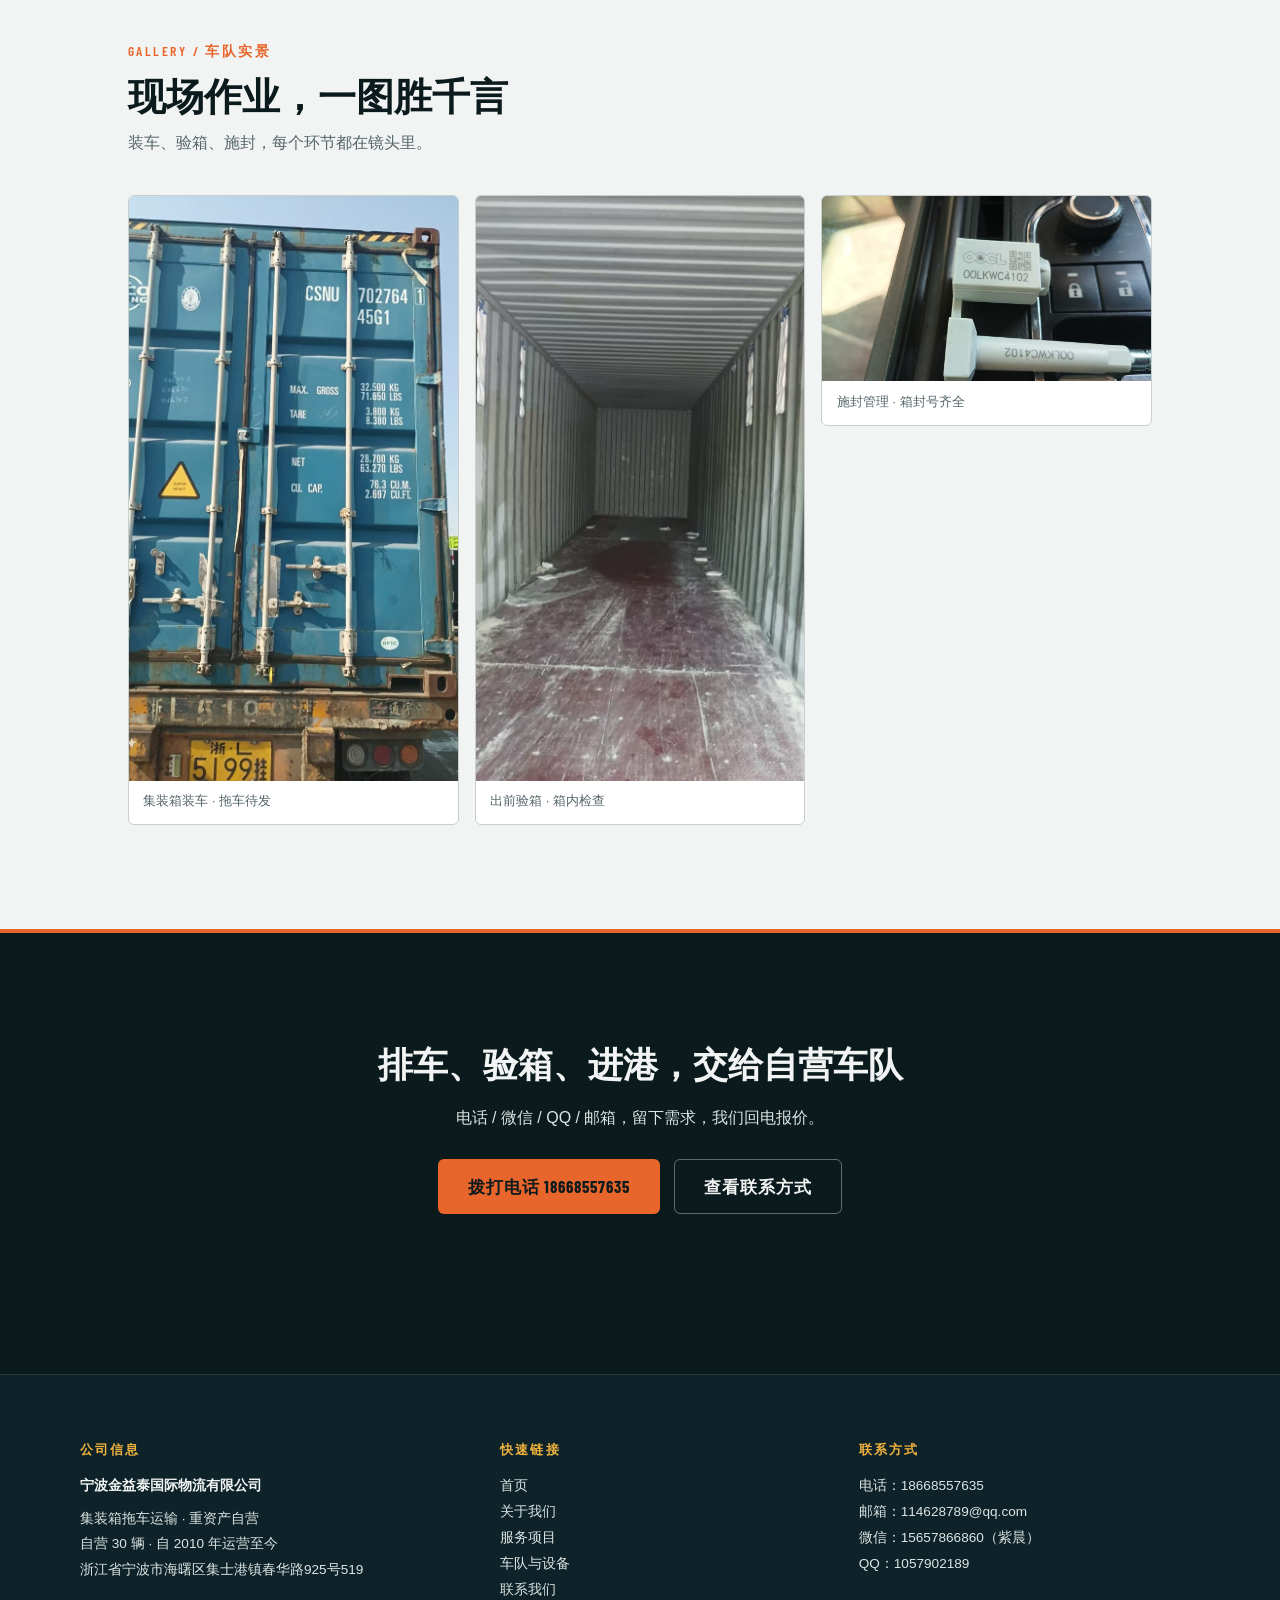
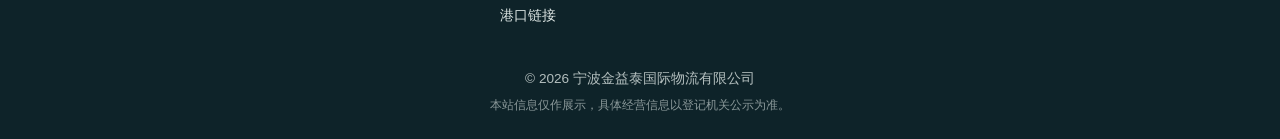
<file: fleet/index.html>
<!DOCTYPE html>
<html lang="zh-CN">

<head>
    <meta charset="UTF-8">
    <meta name="viewport" content="width=device-width, initial-scale=1.0">
    <title>车队与设备 | 宁波金益泰国际物流有限公司</title>
    <meta name="description" content="金益泰物流自营车队 30 辆、自 2010 年运营至今，专注宁波舟山港集装箱拖车运输，车辆免费定位、出车前验箱。">
    <link rel="preconnect" href="https://fonts.googleapis.com">
    <link rel="preconnect" href="https://fonts.gstatic.com" crossorigin>
    <link
        href="https://fonts.googleapis.com/css2?family=Barlow+Condensed:wght@600;700&family=Barlow:wght@600;700&display=swap"
        rel="stylesheet" media="print" onload="this.media='all'">
    <link href="/assets/style.css" rel="stylesheet">
</head>

<body>

    <header class="topbar" id="topbar">
        <a class="brand" href="/">
            <span class="brand-mark">金益泰</span>
            <span class="brand-sub">宁波 专业集装箱运输企业<br>+专业宁波义乌报关</span>
        </a>
        <nav class="nav" id="nav" aria-label="主导航">
            <a href="/" data-nav="index">首页</a>
            <a href="/about/" data-nav="about">关于我们</a>
            <a href="/services/" data-nav="services">服务</a>
            <a href="/fleet/" data-nav="fleet">车队</a>
            <a href="/contact/" data-nav="contact">联系</a>
            <a href="/links/" data-nav="links">港口链接</a>
            <button type="button" class="nav-cta" data-quote>获取报价</button>
        </nav>
        <button class="nav-toggle" id="nav-toggle" aria-controls="nav" aria-expanded="false" aria-label="打开菜单">
            <span></span>
            <span></span>
            <span></span>
        </button>
    </header>

    <main id="top">

        <!-- 内页 Hero -->
        <section class="page-hero page-hero--fleet">
            <div class="page-hero-inner">
                <p class="eyebrow">FLEET / 车队与设备</p>
                <h1>重资产自营，车是我们的底气</h1>
                <p class="page-hero-sub">
                    自营车队 30 辆、自 2010 年运营至今，服务宁波舟山港集疏港运输。
                </p>
            </div>
        </section>

        <!-- 车队实力 -->
        <section class="about" id="strength">
            <header class="section-head" data-reveal>
                <p class="eyebrow">STRENGTH / 车队实力</p>
                <h2 class="section-title">自己的车，自己说了算</h2>
            </header>

            <div class="fleet-lead" data-reveal>
                <p>
                    拖车是主业，重资产是底气。金益泰以自营车队为核心，不依赖转包，从排车、验箱到进港全程可控，
                    承接宁波舟山港集疏港拖柜、短驳及陆路运输，重箱、空箱全程管理。
                </p>
                <div class="fleet-stats">
                    <div>
                        <strong>30</strong>
                        <span>辆自营车队</span>
                    </div>
                    <div>
                        <strong>2010</strong>
                        <span>年运营至今</span>
                    </div>
                    <div>
                        <strong>免费</strong>
                        <span>车辆定位</span>
                    </div>
                    <div>
                        <strong>2</strong>
                        <span>客服专项跟踪</span>
                    </div>
                </div>
            </div>
        </section>

        <!-- 作业保障 -->
        <section class="about" id="guarantee">
            <header class="section-head" data-reveal>
                <p class="eyebrow">GUARANTEE / 作业保障</p>
                <h2 class="section-title">细节做到位，每一单都有交代</h2>
            </header>

            <div class="fleet-grid" data-reveal>
                <div class="fleet-card">
                    <h3>出前验箱</h3>
                    <p>出车前验箱，确保箱体完好无瑕疵，截关单据规范办理。</p>
                </div>
                <div class="fleet-card">
                    <h3>在途可查</h3>
                    <p>车辆免费定位，在途状态随时掌握；2 名客服专项跟踪每一单。</p>
                </div>
                <div class="fleet-card">
                    <h3>散货配套</h3>
                    <p>专业宁波港拖车、仓库进仓，免费提供散货车资源。</p>
                </div>
                <div class="fleet-card">
                    <h3>延展服务</h3>
                    <p>自营车辆可代刷条码、承接旧箱维修，配套更省心。</p>
                </div>
                <div class="fleet-card">
                    <h3>冷柜温控</h3>
                    <p>冷柜装箱服务，冷藏货物装柜、温控操作规范。</p>
                </div>
                <div class="fleet-card">
                    <h3>报关配套</h3>
                    <p>报关报检、口岸放行一站式，与一级报关行及各地报关行合作。</p>
                </div>
            </div>
        </section>

        <!-- 车队照片墙 -->
        <section class="about" id="gallery">
            <header class="section-head" data-reveal>
                <p class="eyebrow">GALLERY / 车队实景</p>
                <h2 class="section-title">现场作业，一图胜千言</h2>
                <p class="section-sub">装车、验箱、施封，每个环节都在镜头里。</p>
            </header>

            <div class="gallery-grid" data-reveal>
                <figure class="gallery-item">
                    <img src="/assets/img/fleet-1.jpg" alt="集装箱装载在拖车上，车牌浙L5199挂，箱号CSNU 702764" loading="lazy">
                    <figcaption>集装箱装车 · 拖车待发</figcaption>
                </figure>
                <figure class="gallery-item">
                    <img src="/assets/img/fleet-2.jpg" alt="集装箱内部空箱，金属墙板与木地板，出车前检查箱况" loading="lazy">
                    <figcaption>出前验箱 · 箱内检查</figcaption>
                </figure>
                <figure class="gallery-item">
                    <img src="/assets/img/fleet-3.jpg" alt="集装箱封条，OOCL 封条号 OOLKWC4102" loading="lazy">
                    <figcaption>施封管理 · 箱封号齐全</figcaption>
                </figure>
            </div>
        </section>

        <!-- 联系 CTA -->
        <section class="cta-band">
            <div class="cta-band-inner">
                <h2>排车、验箱、进港，交给自营车队</h2>
                <p>电话 / 微信 / QQ / 邮箱，留下需求，我们回电报价。</p>
                <div class="hero-actions">
                    <a class="btn btn-signal" href="tel:18668557635">拨打电话 18668557635</a>
                    <a class="btn btn-ghost" href="/contact/">查看联系方式</a>
                </div>
            </div>
        </section>

    </main>

    <footer class="footer">
        <div class="footer-cols">
            <div>
                <h3>公司信息</h3>
                <p class="footer-brand">宁波金益泰国际物流有限公司</p>
                <p>集装箱拖车运输 · 重资产自营</p>
                <p>自营 30 辆 · 自 2010 年运营至今</p>
                <p>浙江省宁波市海曙区集士港镇春华路925号519</p>
            </div>
            <div>
                <h3>快速链接</h3>
                <a href="/">首页</a>
                <a href="/about/">关于我们</a>
                <a href="/services/">服务项目</a>
                <a href="/fleet/">车队与设备</a>
                <a href="/contact/">联系我们</a>
                <a href="/links/">港口链接</a>
            </div>
            <div>
                <h3>联系方式</h3>
                <p>电话：18668557635</p>
                <p>邮箱：114628789@qq.com</p>
                <p>微信：15657866860（紫晨）</p>
                <p>QQ：1057902189</p>
            </div>
        </div>
        <p class="footer-copy">© <span id="year">2026</span> 宁波金益泰国际物流有限公司</p>
        <p class="footer-note">本站信息仅作展示，具体经营信息以登记机关公示为准。</p>
    </footer>

    <!-- 移动端底部导航 -->
    <nav class="bottom-nav" aria-label="底部导航">
        <a href="/" data-nav="index">
            <svg viewBox="0 0 24 24" fill="none" stroke="currentColor" stroke-width="2" stroke-linecap="round" stroke-linejoin="round" aria-hidden="true"><path d="M3 11 12 3l9 8"/><path d="M5 10v11h14V10"/><path d="M9 21v-6h6v6"/></svg>
            <span>首页</span>
        </a>
        <a href="/about/" data-nav="about">
            <svg viewBox="0 0 24 24" fill="none" stroke="currentColor" stroke-width="2" stroke-linecap="round" stroke-linejoin="round" aria-hidden="true"><path d="M4 21V4l8-2v19"/><path d="M12 6h8v15"/><path d="M4 21h16"/><path d="M7 8h2M7 12h2M7 16h2M16 9h1M16 13h1"/></svg>
            <span>关于</span>
        </a>
        <a href="/services/" data-nav="services">
            <svg viewBox="0 0 24 24" fill="none" stroke="currentColor" stroke-width="2" stroke-linecap="round" stroke-linejoin="round" aria-hidden="true"><path d="M12 2 21 7v10l-9 5-9-5V7l9-5z"/><path d="M3.5 7 12 12l8.5-5"/><path d="M12 12v10"/></svg>
            <span>服务</span>
        </a>
        <a href="/fleet/" data-nav="fleet">
            <svg viewBox="0 0 24 24" fill="none" stroke="currentColor" stroke-width="2" stroke-linecap="round" stroke-linejoin="round" aria-hidden="true"><path d="M1 7h12v10H1z"/><path d="M13 10h5l4 4v3h-9z"/><circle cx="6" cy="17.5" r="2"/><circle cx="17.5" cy="17.5" r="2"/></svg>
            <span>车队</span>
        </a>
        <a href="/contact/" data-nav="contact">
            <svg viewBox="0 0 24 24" fill="none" stroke="currentColor" stroke-width="2" stroke-linecap="round" stroke-linejoin="round" aria-hidden="true"><path d="M22 16.9v3a2 2 0 0 1-2.2 2 19.8 19.8 0 0 1-8.6-3.1 19.5 19.5 0 0 1-6-6A19.8 19.8 0 0 1 2.1 4.2 2 2 0 0 1 4.1 2h3a2 2 0 0 1 2 1.7c.1 1 .4 2 .7 2.9a2 2 0 0 1-.5 2.1L8.1 9.9a16 16 0 0 0 6 6l1.2-1.2a2 2 0 0 1 2.1-.5c.9.3 1.9.6 2.9.7a2 2 0 0 1 1.7 2z"/></svg>
            <span>联系</span>
        </a>
        <a href="/links/" data-nav="links">
            <svg viewBox="0 0 24 24" fill="none" stroke="currentColor" stroke-width="2" stroke-linecap="round" stroke-linejoin="round" aria-hidden="true"><circle cx="12" cy="12" r="9"/><path d="M3 12h18"/><path d="M12 3a15 15 0 0 1 0 18 15 15 0 0 1 0-18z"/></svg>
            <span>港口</span>
        </a>
    </nav>

    <!-- 获取报价弹窗 -->
    <div class="modal" id="quote-modal" hidden>
        <div class="modal-backdrop" data-modal-close></div>
        <div class="modal-panel" role="dialog" aria-modal="true" aria-labelledby="quote-modal-title">
            <button type="button" class="modal-close" id="quote-modal-close" aria-label="关闭">&times;</button>
            <h2 class="modal-title" id="quote-modal-title">联系金益泰</h2>
            <p class="modal-sub">留下你的货，交给我们。</p>

            <ul class="modal-list">
                <li class="modal-item">
                    <span class="modal-label">电话</span>
                    <a class="modal-value" href="tel:18668557635">18668557635</a>
                </li>
                <li class="modal-item">
                    <span class="modal-label">微信</span>
                    <button type="button" class="modal-value modal-copy" data-wechat>
                        <span>15657866860（紫晨）</span>
                        <span class="modal-copy-tip" data-copy-tip>点击复制</span>
                    </button>
                </li>
                <li class="modal-item modal-item-qq">
                    <span class="modal-label">QQ</span>
                    <a class="modal-value" data-qq href="#">
                        1057902189<span class="modal-copy-tip" data-qq-tip>点击复制</span>
                    </a>
                </li>
                <li class="modal-item">
                    <span class="modal-label">邮箱</span>
                    <a class="modal-value" href="mailto:114628789@qq.com" data-email>
                        114628789@qq.com<span class="modal-copy-tip" data-email-tip>点击复制</span>
                    </a>
                </li>
            </ul>
        </div>
    </div>

    <script src="/assets/script.js"></script>
</body>

</html>
</file>
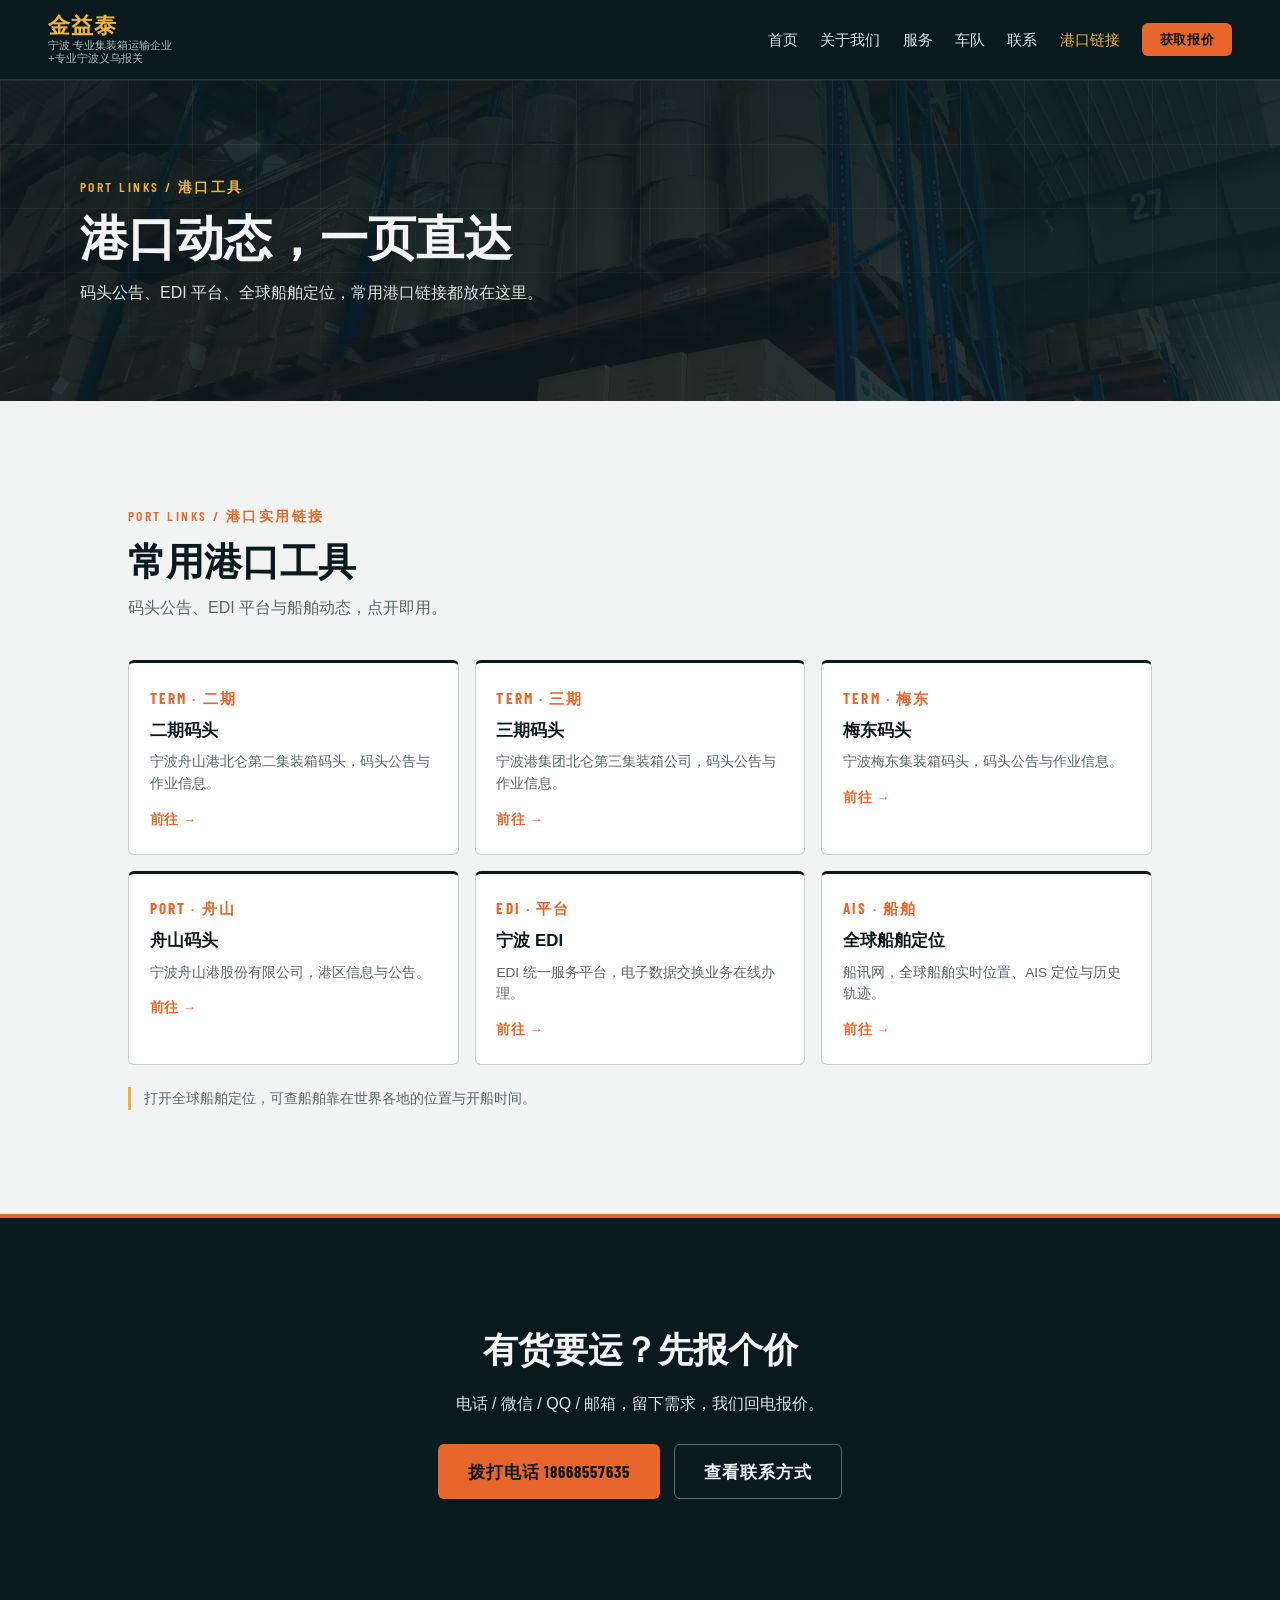
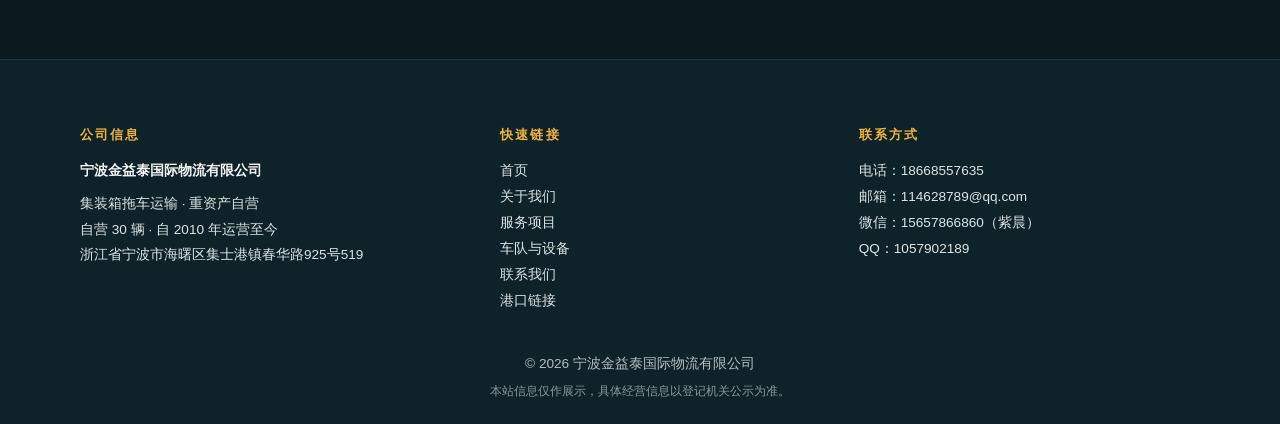
<file: links/index.html>
<!DOCTYPE html>
<html lang="zh-CN">

<head>
    <meta charset="UTF-8">
    <meta name="viewport" content="width=device-width, initial-scale=1.0">
    <title>港口链接 | 宁波金益泰国际物流有限公司</title>
    <meta name="description" content="宁波金益泰物流：港口实用链接——二期/三期/梅东/舟山码头公告、宁波EDI统一服务平台、船讯网全球船舶实时定位。">
    <link rel="preconnect" href="https://fonts.googleapis.com">
    <link rel="preconnect" href="https://fonts.gstatic.com" crossorigin>
    <link
        href="https://fonts.googleapis.com/css2?family=Barlow+Condensed:wght@600;700&family=Barlow:wght@600;700&display=swap"
        rel="stylesheet" media="print" onload="this.media='all'">
    <link href="/assets/style.css" rel="stylesheet">
</head>

<body>

    <header class="topbar" id="topbar">
        <a class="brand" href="/">
            <span class="brand-mark">金益泰</span>
            <span class="brand-sub">宁波 专业集装箱运输企业<br>+专业宁波义乌报关</span>
        </a>
        <nav class="nav" id="nav" aria-label="主导航">
            <a href="/" data-nav="index">首页</a>
            <a href="/about/" data-nav="about">关于我们</a>
            <a href="/services/" data-nav="services">服务</a>
            <a href="/fleet/" data-nav="fleet">车队</a>
            <a href="/contact/" data-nav="contact">联系</a>
            <a href="/links/" data-nav="links">港口链接</a>
            <button type="button" class="nav-cta" data-quote>获取报价</button>
        </nav>
        <button class="nav-toggle" id="nav-toggle" aria-controls="nav" aria-expanded="false" aria-label="打开菜单">
            <span></span>
            <span></span>
            <span></span>
        </button>
    </header>

    <main id="top">

        <!-- 内页 Hero -->
        <section class="page-hero page-hero--links">
            <div class="page-hero-inner">
                <p class="eyebrow">PORT LINKS / 港口工具</p>
                <h1>港口动态，一页直达</h1>
                <p class="page-hero-sub">
                    码头公告、EDI 平台、全球船舶定位，常用港口链接都放在这里。
                </p>
            </div>
        </section>

        <!-- 港口实用链接 -->
        <section class="about" id="portlinks">
            <header class="section-head" data-reveal>
                <p class="eyebrow">PORT LINKS / 港口实用链接</p>
                <h2 class="section-title">常用港口工具</h2>
                <p class="section-sub">码头公告、EDI 平台与船舶动态，点开即用。</p>
            </header>

            <div class="port-grid" data-reveal>
                <a class="port-card" href="https://www.nbport.com.cn/nbsct/sy/mtgg/" target="_blank" rel="noopener">
                    <span class="card-code">TERM · 二期</span>
                    <h3>二期码头</h3>
                    <p>宁波舟山港北仑第二集装箱码头，码头公告与作业信息。</p>
                    <span class="port-go">前往 →</span>
                </a>
                <a class="port-card" href="https://www.nbport.com.cn/bltct/gywm/gsry/" target="_blank" rel="noopener">
                    <span class="card-code">TERM · 三期</span>
                    <h3>三期码头</h3>
                    <p>宁波港集团北仑第三集装箱公司，码头公告与作业信息。</p>
                    <span class="port-go">前往 →</span>
                </a>
                <a class="port-card" href="https://www.nbport.com.cn/md/" target="_blank" rel="noopener">
                    <span class="card-code">TERM · 梅东</span>
                    <h3>梅东码头</h3>
                    <p>宁波梅东集装箱码头，码头公告与作业信息。</p>
                    <span class="port-go">前往 →</span>
                </a>
                <a class="port-card" href="https://www.nbport.com.cn/gfww/" target="_blank" rel="noopener">
                    <span class="card-code">PORT · 舟山</span>
                    <h3>舟山码头</h3>
                    <p>宁波舟山港股份有限公司，港区信息与公告。</p>
                    <span class="port-go">前往 →</span>
                </a>
                <a class="port-card" href="https://www.npedi.com/index" target="_blank" rel="noopener">
                    <span class="card-code">EDI · 平台</span>
                    <h3>宁波 EDI</h3>
                    <p>EDI 统一服务平台，电子数据交换业务在线办理。</p>
                    <span class="port-go">前往 →</span>
                </a>
                <a class="port-card" href="https://www.shipxy.com/" target="_blank" rel="noopener">
                    <span class="card-code">AIS · 船舶</span>
                    <h3>全球船舶定位</h3>
                    <p>船讯网，全球船舶实时位置、AIS 定位与历史轨迹。</p>
                    <span class="port-go">前往 →</span>
                </a>
            </div>

            <p class="port-note">
                打开全球船舶定位，可查船舶靠在世界各地的位置与开船时间。
            </p>
        </section>

        <!-- 联系 CTA -->
        <section class="cta-band">
            <div class="cta-band-inner">
                <h2>有货要运？先报个价</h2>
                <p>电话 / 微信 / QQ / 邮箱，留下需求，我们回电报价。</p>
                <div class="hero-actions">
                    <a class="btn btn-signal" href="tel:18668557635">拨打电话 18668557635</a>
                    <a class="btn btn-ghost" href="/contact/">查看联系方式</a>
                </div>
            </div>
        </section>

    </main>

    <footer class="footer">
        <div class="footer-cols">
            <div>
                <h3>公司信息</h3>
                <p class="footer-brand">宁波金益泰国际物流有限公司</p>
                <p>集装箱拖车运输 · 重资产自营</p>
                <p>自营 30 辆 · 自 2010 年运营至今</p>
                <p>浙江省宁波市海曙区集士港镇春华路925号519</p>
            </div>
            <div>
                <h3>快速链接</h3>
                <a href="/">首页</a>
                <a href="/about/">关于我们</a>
                <a href="/services/">服务项目</a>
                <a href="/fleet/">车队与设备</a>
                <a href="/contact/">联系我们</a>
                <a href="/links/">港口链接</a>
            </div>
            <div>
                <h3>联系方式</h3>
                <p>电话：18668557635</p>
                <p>邮箱：114628789@qq.com</p>
                <p>微信：15657866860（紫晨）</p>
                <p>QQ：1057902189</p>
            </div>
        </div>
        <p class="footer-copy">© <span id="year">2026</span> 宁波金益泰国际物流有限公司</p>
        <p class="footer-note">本站信息仅作展示，具体经营信息以登记机关公示为准。</p>
    </footer>

    <!-- 移动端底部导航 -->
    <nav class="bottom-nav" aria-label="底部导航">
        <a href="/" data-nav="index">
            <svg viewBox="0 0 24 24" fill="none" stroke="currentColor" stroke-width="2" stroke-linecap="round"
                stroke-linejoin="round" aria-hidden="true">
                <path d="M3 11 12 3l9 8" />
                <path d="M5 10v11h14V10" />
                <path d="M9 21v-6h6v6" />
            </svg>
            <span>首页</span>
        </a>
        <a href="/about/" data-nav="about">
            <svg viewBox="0 0 24 24" fill="none" stroke="currentColor" stroke-width="2" stroke-linecap="round"
                stroke-linejoin="round" aria-hidden="true">
                <path d="M4 21V4l8-2v19" />
                <path d="M12 6h8v15" />
                <path d="M4 21h16" />
                <path d="M7 8h2M7 12h2M7 16h2M16 9h1M16 13h1" />
            </svg>
            <span>关于</span>
        </a>
        <a href="/services/" data-nav="services">
            <svg viewBox="0 0 24 24" fill="none" stroke="currentColor" stroke-width="2" stroke-linecap="round"
                stroke-linejoin="round" aria-hidden="true">
                <path d="M12 2 21 7v10l-9 5-9-5V7l9-5z" />
                <path d="M3.5 7 12 12l8.5-5" />
                <path d="M12 12v10" />
            </svg>
            <span>服务</span>
        </a>
        <a href="/fleet/" data-nav="fleet">
            <svg viewBox="0 0 24 24" fill="none" stroke="currentColor" stroke-width="2" stroke-linecap="round"
                stroke-linejoin="round" aria-hidden="true">
                <path d="M1 7h12v10H1z" />
                <path d="M13 10h5l4 4v3h-9z" />
                <circle cx="6" cy="17.5" r="2" />
                <circle cx="17.5" cy="17.5" r="2" />
            </svg>
            <span>车队</span>
        </a>
        <a href="/contact/" data-nav="contact">
            <svg viewBox="0 0 24 24" fill="none" stroke="currentColor" stroke-width="2" stroke-linecap="round"
                stroke-linejoin="round" aria-hidden="true">
                <path
                    d="M22 16.9v3a2 2 0 0 1-2.2 2 19.8 19.8 0 0 1-8.6-3.1 19.5 19.5 0 0 1-6-6A19.8 19.8 0 0 1 2.1 4.2 2 2 0 0 1 4.1 2h3a2 2 0 0 1 2 1.7c.1 1 .4 2 .7 2.9a2 2 0 0 1-.5 2.1L8.1 9.9a16 16 0 0 0 6 6l1.2-1.2a2 2 0 0 1 2.1-.5c.9.3 1.9.6 2.9.7a2 2 0 0 1 1.7 2z" />
            </svg>
            <span>联系</span>
        </a>
        <a href="/links/" data-nav="links">
            <svg viewBox="0 0 24 24" fill="none" stroke="currentColor" stroke-width="2" stroke-linecap="round"
                stroke-linejoin="round" aria-hidden="true">
                <circle cx="12" cy="12" r="9" />
                <path d="M3 12h18" />
                <path d="M12 3a15 15 0 0 1 0 18 15 15 0 0 1 0-18z" />
            </svg>
            <span>港口</span>
        </a>
    </nav>

    <!-- 获取报价弹窗 -->
    <div class="modal" id="quote-modal" hidden>
        <div class="modal-backdrop" data-modal-close></div>
        <div class="modal-panel" role="dialog" aria-modal="true" aria-labelledby="quote-modal-title">
            <button type="button" class="modal-close" id="quote-modal-close" aria-label="关闭">&times;</button>
            <h2 class="modal-title" id="quote-modal-title">联系金益泰</h2>
            <p class="modal-sub">留下你的货，交给我们。</p>

            <ul class="modal-list">
                <li class="modal-item">
                    <span class="modal-label">电话</span>
                    <a class="modal-value" href="tel:18668557635">18668557635</a>
                </li>
                <li class="modal-item">
                    <span class="modal-label">微信</span>
                    <button type="button" class="modal-value modal-copy" data-wechat>
                        <span>15657866860（紫晨）</span>
                        <span class="modal-copy-tip" data-copy-tip>点击复制</span>
                    </button>
                </li>
                <li class="modal-item modal-item-qq">
                    <span class="modal-label">QQ</span>
                    <a class="modal-value" data-qq href="#">
                        1057902189<span class="modal-copy-tip" data-qq-tip>点击复制</span>
                    </a>
                </li>
                <li class="modal-item">
                    <span class="modal-label">邮箱</span>
                    <a class="modal-value" href="mailto:114628789@qq.com" data-email>
                        114628789@qq.com<span class="modal-copy-tip" data-email-tip>点击复制</span>
                    </a>
                </li>
            </ul>
        </div>
    </div>

    <script src="/assets/script.js"></script>
</body>

</html>
</file>
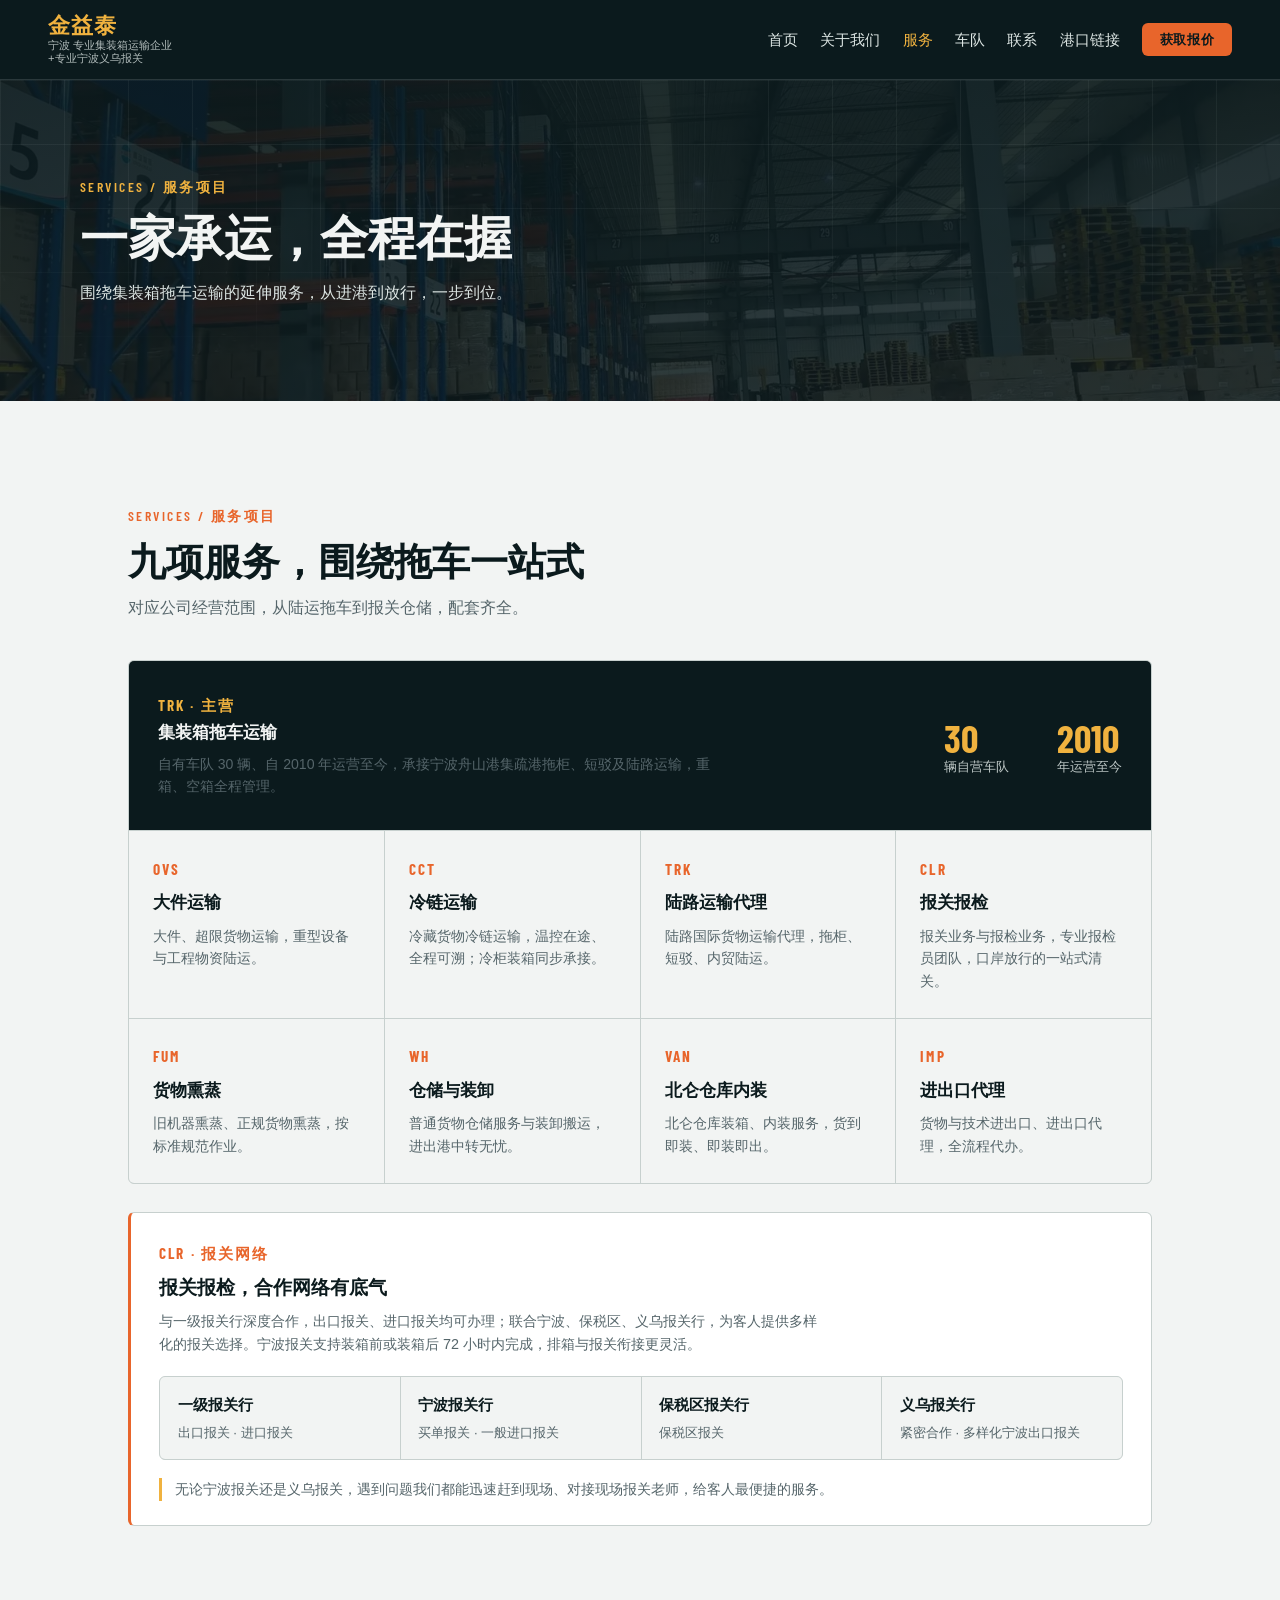
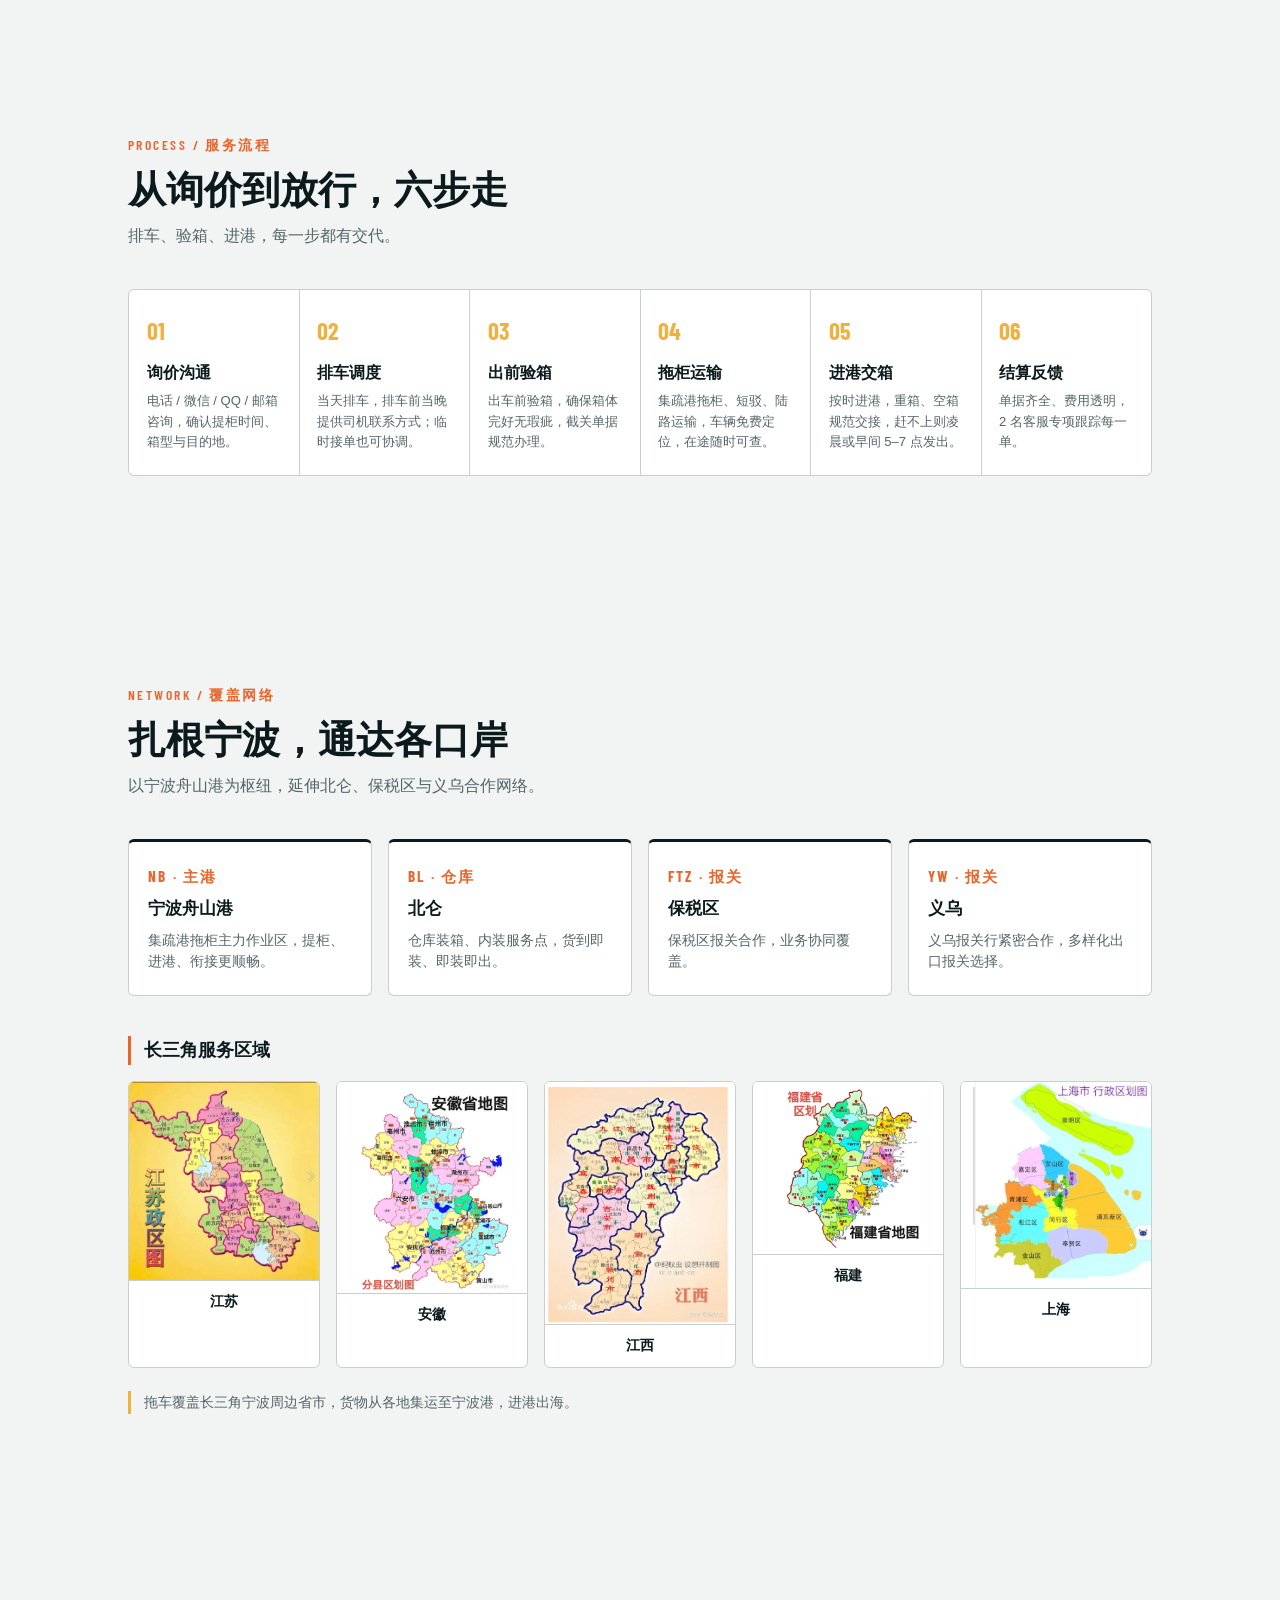
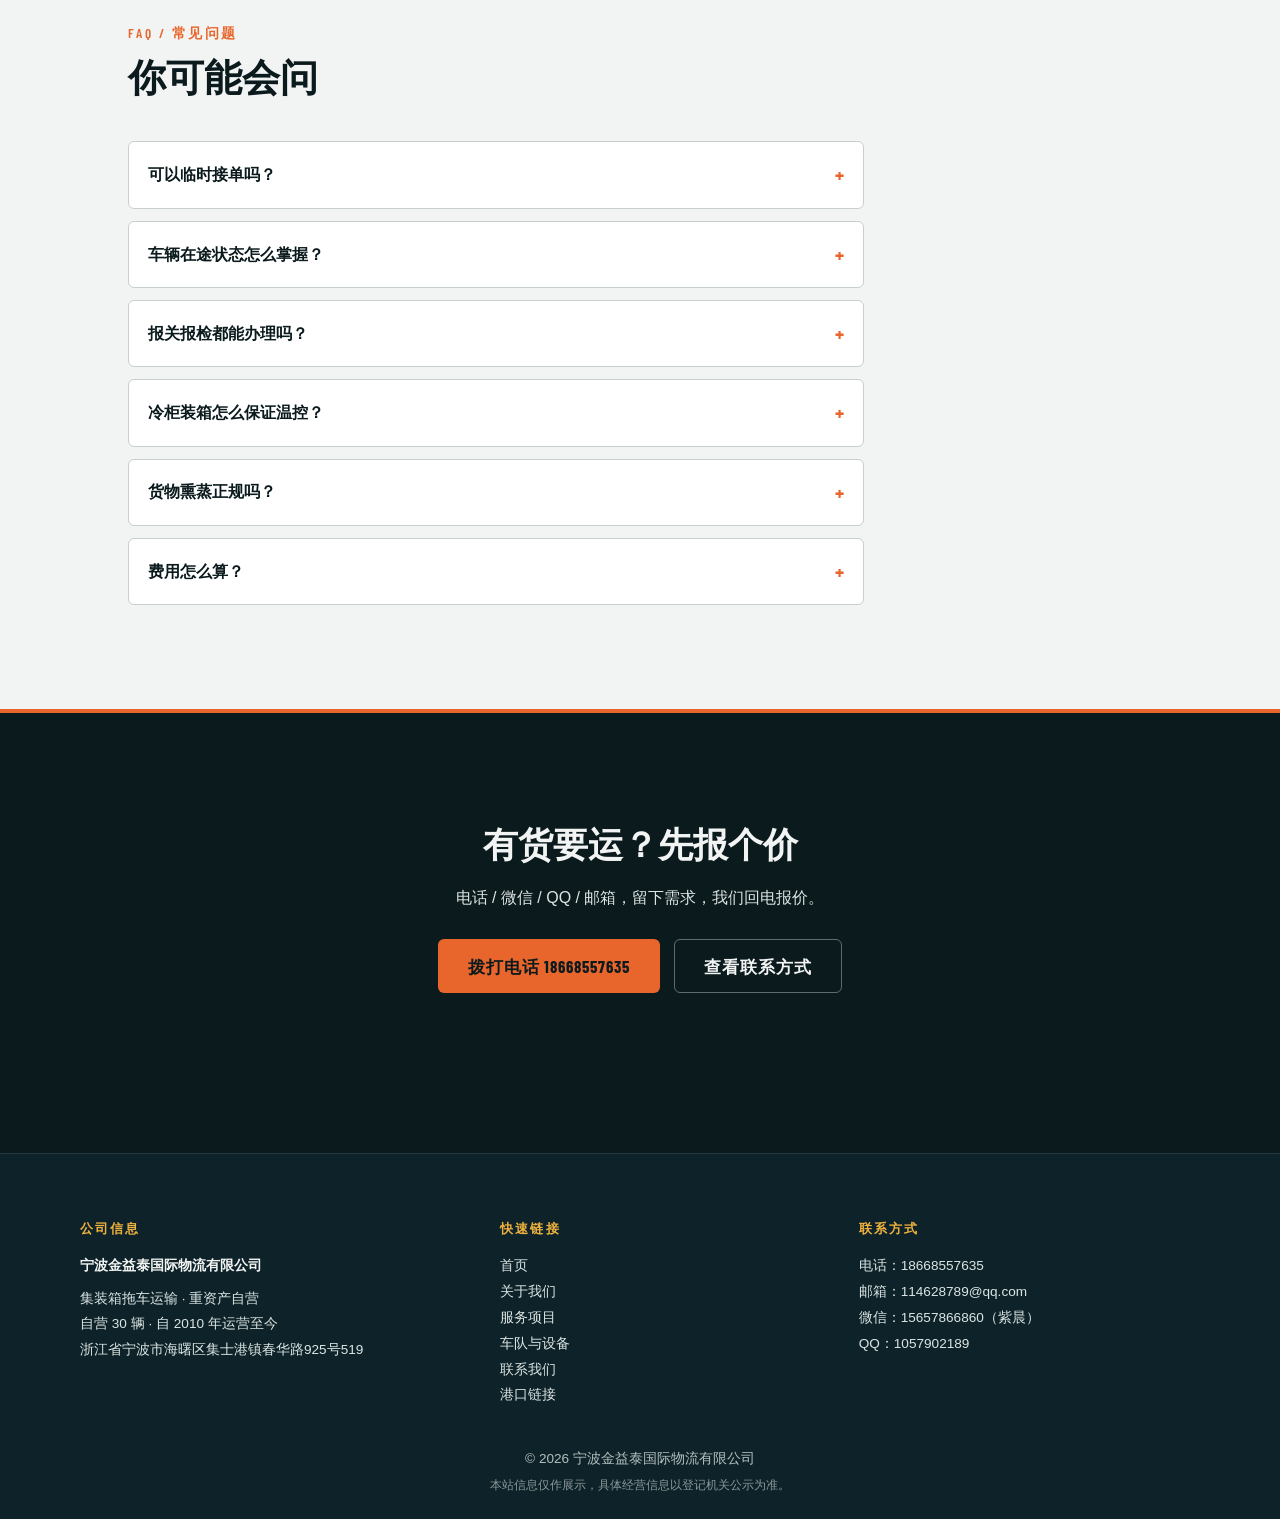
<file: services/index.html>
<!DOCTYPE html>
<html lang="zh-CN">

<head>
    <meta charset="UTF-8">
    <meta name="viewport" content="width=device-width, initial-scale=1.0">
    <title>服务项目 | 宁波金益泰国际物流有限公司</title>
    <meta name="description" content="金益泰物流服务项目：集装箱拖车运输、报关报检、货物熏蒸、冷柜装箱、北仑仓库内装、进出口代理等，从进港到放行一站式承运。">
    <link rel="preconnect" href="https://fonts.googleapis.com">
    <link rel="preconnect" href="https://fonts.gstatic.com" crossorigin>
    <link
        href="https://fonts.googleapis.com/css2?family=Barlow+Condensed:wght@600;700&family=Barlow:wght@600;700&display=swap"
        rel="stylesheet" media="print" onload="this.media='all'">
    <link href="/assets/style.css" rel="stylesheet">
</head>

<body>

    <header class="topbar" id="topbar">
        <a class="brand" href="/">
            <span class="brand-mark">金益泰</span>
            <span class="brand-sub">宁波 专业集装箱运输企业<br>+专业宁波义乌报关</span>
        </a>
        <nav class="nav" id="nav" aria-label="主导航">
            <a href="/" data-nav="index">首页</a>
            <a href="/about/" data-nav="about">关于我们</a>
            <a href="/services/" data-nav="services">服务</a>
            <a href="/fleet/" data-nav="fleet">车队</a>
            <a href="/contact/" data-nav="contact">联系</a>
            <a href="/links/" data-nav="links">港口链接</a>
            <button type="button" class="nav-cta" data-quote>获取报价</button>
        </nav>
        <button class="nav-toggle" id="nav-toggle" aria-controls="nav" aria-expanded="false" aria-label="打开菜单">
            <span></span>
            <span></span>
            <span></span>
        </button>
    </header>

    <main id="top">

        <!-- 内页 Hero -->
        <section class="page-hero page-hero--services">
            <div class="page-hero-inner">
                <p class="eyebrow">SERVICES / 服务项目</p>
                <h1>一家承运，全程在握</h1>
                <p class="page-hero-sub">
                    围绕集装箱拖车运输的延伸服务，从进港到放行，一步到位。
                </p>
            </div>
        </section>

        <!-- 服务项目 -->
        <section class="services" id="services">
            <header class="section-head" data-reveal>
                <p class="eyebrow">SERVICES / 服务项目</p>
                <h2 class="section-title">九项服务，围绕拖车一站式</h2>
                <p class="section-sub">对应公司经营范围，从陆运拖车到报关仓储，配套齐全。</p>
            </header>

            <div class="service-grid" data-reveal>
                <article class="card card-featured">
                    <div class="featured-main">
                        <span class="card-code">TRK · 主营</span>
                        <h3>集装箱拖车运输</h3>
                        <p>自有车队 30 辆、自 2010 年运营至今，承接宁波舟山港集疏港拖柜、短驳及陆路运输，重箱、空箱全程管理。</p>
                    </div>
                    <div class="featured-stats">
                        <div>
                            <strong>30</strong>
                            <span>辆自营车队</span>
                        </div>
                        <div>
                            <strong>2010</strong>
                            <span>年运营至今</span>
                        </div>
                    </div>
                </article>
                <article class="card">
                    <span class="card-code">OVS</span>
                    <h3>大件运输</h3>
                    <p>大件、超限货物运输，重型设备与工程物资陆运。</p>
                </article>
                <article class="card">
                    <span class="card-code">CCT</span>
                    <h3>冷链运输</h3>
                    <p>冷藏货物冷链运输，温控在途、全程可溯；冷柜装箱同步承接。</p>
                </article>
                <article class="card">
                    <span class="card-code">TRK</span>
                    <h3>陆路运输代理</h3>
                    <p>陆路国际货物运输代理，拖柜、短驳、内贸陆运。</p>
                </article>
                <article class="card">
                    <span class="card-code">CLR</span>
                    <h3>报关报检</h3>
                    <p>报关业务与报检业务，专业报检员团队，口岸放行的一站式清关。</p>
                </article>
                <article class="card">
                    <span class="card-code">FUM</span>
                    <h3>货物熏蒸</h3>
                    <p>旧机器熏蒸、正规货物熏蒸，按标准规范作业。</p>
                </article>
                <article class="card">
                    <span class="card-code">WH</span>
                    <h3>仓储与装卸</h3>
                    <p>普通货物仓储服务与装卸搬运，进出港中转无忧。</p>
                </article>
                <article class="card">
                    <span class="card-code">VAN</span>
                    <h3>北仑仓库内装</h3>
                    <p>北仑仓库装箱、内装服务，货到即装、即装即出。</p>
                </article>
                <article class="card">
                    <span class="card-code">IMP</span>
                    <h3>进出口代理</h3>
                    <p>货物与技术进出口、进出口代理，全流程代办。</p>
                </article>
            </div>

            <div class="clearance" data-reveal>
                <header class="clearance-head">
                    <span class="card-code">CLR · 报关网络</span>
                    <h3>报关报检，合作网络有底气</h3>
                    <p>与一级报关行深度合作，出口报关、进口报关均可办理；联合宁波、保税区、义乌报关行，为客人提供多样化的报关选择。宁波报关支持装箱前或装箱后 72 小时内完成，排箱与报关衔接更灵活。</p>
                </header>

                <ul class="clearance-list">
                    <li>
                        <strong>一级报关行</strong>
                        <span>出口报关 · 进口报关</span>
                    </li>
                    <li>
                        <strong>宁波报关行</strong>
                        <span>买单报关 · 一般进口报关</span>
                    </li>
                    <li>
                        <strong>保税区报关行</strong>
                        <span>保税区报关</span>
                    </li>
                    <li>
                        <strong>义乌报关行</strong>
                        <span>紧密合作 · 多样化宁波出口报关</span>
                    </li>
                </ul>

                <p class="clearance-promise">
                    无论宁波报关还是义乌报关，遇到问题我们都能迅速赶到现场、对接现场报关老师，给客人最便捷的服务。
                </p>
            </div>
        </section>

        <!-- 服务流程 -->
        <section class="about" id="process">
            <header class="section-head" data-reveal>
                <p class="eyebrow">PROCESS / 服务流程</p>
                <h2 class="section-title">从询价到放行，六步走</h2>
                <p class="section-sub">排车、验箱、进港，每一步都有交代。</p>
            </header>

            <div class="process" data-reveal>
                <div class="process-step">
                    <h3>询价沟通</h3>
                    <p>电话 / 微信 / QQ / 邮箱咨询，确认提柜时间、箱型与目的地。</p>
                </div>
                <div class="process-step">
                    <h3>排车调度</h3>
                    <p>当天排车，排车前当晚提供司机联系方式；临时接单也可协调。</p>
                </div>
                <div class="process-step">
                    <h3>出前验箱</h3>
                    <p>出车前验箱，确保箱体完好无瑕疵，截关单据规范办理。</p>
                </div>
                <div class="process-step">
                    <h3>拖柜运输</h3>
                    <p>集疏港拖柜、短驳、陆路运输，车辆免费定位，在途随时可查。</p>
                </div>
                <div class="process-step">
                    <h3>进港交箱</h3>
                    <p>按时进港，重箱、空箱规范交接，赶不上则凌晨或早间 5–7 点发出。</p>
                </div>
                <div class="process-step">
                    <h3>结算反馈</h3>
                    <p>单据齐全、费用透明，2 名客服专项跟踪每一单。</p>
                </div>
            </div>
        </section>

        <!-- 覆盖网络 -->
        <section class="about" id="network">
            <header class="section-head" data-reveal>
                <p class="eyebrow">NETWORK / 覆盖网络</p>
                <h2 class="section-title">扎根宁波，通达各口岸</h2>
                <p class="section-sub">以宁波舟山港为枢纽，延伸北仑、保税区与义乌合作网络。</p>
            </header>

            <div class="network-grid" data-reveal>
                <div class="network-card">
                    <span class="card-code">NB · 主港</span>
                    <h3>宁波舟山港</h3>
                    <p>集疏港拖柜主力作业区，提柜、进港、衔接更顺畅。</p>
                </div>
                <div class="network-card">
                    <span class="card-code">BL · 仓库</span>
                    <h3>北仑</h3>
                    <p>仓库装箱、内装服务点，货到即装、即装即出。</p>
                </div>
                <div class="network-card">
                    <span class="card-code">FTZ · 报关</span>
                    <h3>保税区</h3>
                    <p>保税区报关合作，业务协同覆盖。</p>
                </div>
                <div class="network-card">
                    <span class="card-code">YW · 报关</span>
                    <h3>义乌</h3>
                    <p>义乌报关行紧密合作，多样化出口报关选择。</p>
                </div>
            </div>

            <h3 class="region-heading" data-reveal>长三角服务区域</h3>
            <div class="region-grid" data-reveal>
                <figure class="region-item">
                    <img src="/assets/img/region-jiangsu.webp" alt="江苏省政区图" loading="lazy">
                    <figcaption>江苏</figcaption>
                </figure>
                <figure class="region-item">
                    <img src="/assets/img/region-anhui.webp" alt="安徽省地图" loading="lazy">
                    <figcaption>安徽</figcaption>
                </figure>
                <figure class="region-item">
                    <img src="/assets/img/region-jiangxi.webp" alt="江西省地图" loading="lazy">
                    <figcaption>江西</figcaption>
                </figure>
                <figure class="region-item">
                    <img src="/assets/img/region-fujian.webp" alt="福建省地图" loading="lazy">
                    <figcaption>福建</figcaption>
                </figure>
                <figure class="region-item">
                    <img src="/assets/img/region-shanghai.webp" alt="上海市行政区划图" loading="lazy">
                    <figcaption>上海</figcaption>
                </figure>
            </div>

            <p class="port-note">
                拖车覆盖长三角宁波周边省市，货物从各地集运至宁波港，进港出海。
            </p>
        </section>

        <!-- 常见问题 -->
        <section class="about" id="faq">
            <header class="section-head" data-reveal>
                <p class="eyebrow">FAQ / 常见问题</p>
                <h2 class="section-title">你可能会问</h2>
            </header>

            <div class="faq" data-reveal>
                <div class="faq-item">
                    <button type="button" class="faq-q">可以临时接单吗？</button>
                    <div class="faq-a"><p>可以。自有车队灵活调度，可临时接单；排车前当晚提供司机联系方式，方便提前沟通。</p></div>
                </div>
                <div class="faq-item">
                    <button type="button" class="faq-q">车辆在途状态怎么掌握？</button>
                    <div class="faq-a"><p>车辆免费定位，在途状态随时可查；同时有 2 名客服专项跟踪每一单。</p></div>
                </div>
                <div class="faq-item">
                    <button type="button" class="faq-q">报关报检都能办理吗？</button>
                    <div class="faq-a"><p>报关业务与报检业务均可办理，有专业报检员团队；宁波报关可在装箱前或装箱后 72 小时内完成；与一级报关行及宁波、保税区、义乌报关行合作，出口、进口报关都有覆盖。</p></div>
                </div>
                <div class="faq-item">
                    <button type="button" class="faq-q">冷柜装箱怎么保证温控？</button>
                    <div class="faq-a"><p>冷柜装箱服务，冷藏货物装柜、温控操作规范，按标准作业。</p></div>
                </div>
                <div class="faq-item">
                    <button type="button" class="faq-q">货物熏蒸正规吗？</button>
                    <div class="faq-a"><p>旧机器熏蒸、正规货物熏蒸均可办理，按标准规范作业。</p></div>
                </div>
                <div class="faq-item">
                    <button type="button" class="faq-q">费用怎么算？</button>
                    <div class="faq-a"><p>预提、落箱费用接近成本价，拖车价格可协商；缺箱时也有箱源协调渠道，码头超量、船司爆仓时可协助完成预进港。</p></div>
                </div>
            </div>
        </section>

        <!-- 联系 CTA -->
        <section class="cta-band">
            <div class="cta-band-inner">
                <h2>有货要运？先报个价</h2>
                <p>电话 / 微信 / QQ / 邮箱，留下需求，我们回电报价。</p>
                <div class="hero-actions">
                    <a class="btn btn-signal" href="tel:18668557635">拨打电话 18668557635</a>
                    <a class="btn btn-ghost" href="/contact/">查看联系方式</a>
                </div>
            </div>
        </section>

    </main>

    <footer class="footer">
        <div class="footer-cols">
            <div>
                <h3>公司信息</h3>
                <p class="footer-brand">宁波金益泰国际物流有限公司</p>
                <p>集装箱拖车运输 · 重资产自营</p>
                <p>自营 30 辆 · 自 2010 年运营至今</p>
                <p>浙江省宁波市海曙区集士港镇春华路925号519</p>
            </div>
            <div>
                <h3>快速链接</h3>
                <a href="/">首页</a>
                <a href="/about/">关于我们</a>
                <a href="/services/">服务项目</a>
                <a href="/fleet/">车队与设备</a>
                <a href="/contact/">联系我们</a>
                <a href="/links/">港口链接</a>
            </div>
            <div>
                <h3>联系方式</h3>
                <p>电话：18668557635</p>
                <p>邮箱：114628789@qq.com</p>
                <p>微信：15657866860（紫晨）</p>
                <p>QQ：1057902189</p>
            </div>
        </div>
        <p class="footer-copy">© <span id="year">2026</span> 宁波金益泰国际物流有限公司</p>
        <p class="footer-note">本站信息仅作展示，具体经营信息以登记机关公示为准。</p>
    </footer>

    <!-- 移动端底部导航 -->
    <nav class="bottom-nav" aria-label="底部导航">
        <a href="/" data-nav="index">
            <svg viewBox="0 0 24 24" fill="none" stroke="currentColor" stroke-width="2" stroke-linecap="round" stroke-linejoin="round" aria-hidden="true"><path d="M3 11 12 3l9 8"/><path d="M5 10v11h14V10"/><path d="M9 21v-6h6v6"/></svg>
            <span>首页</span>
        </a>
        <a href="/about/" data-nav="about">
            <svg viewBox="0 0 24 24" fill="none" stroke="currentColor" stroke-width="2" stroke-linecap="round" stroke-linejoin="round" aria-hidden="true"><path d="M4 21V4l8-2v19"/><path d="M12 6h8v15"/><path d="M4 21h16"/><path d="M7 8h2M7 12h2M7 16h2M16 9h1M16 13h1"/></svg>
            <span>关于</span>
        </a>
        <a href="/services/" data-nav="services">
            <svg viewBox="0 0 24 24" fill="none" stroke="currentColor" stroke-width="2" stroke-linecap="round" stroke-linejoin="round" aria-hidden="true"><path d="M12 2 21 7v10l-9 5-9-5V7l9-5z"/><path d="M3.5 7 12 12l8.5-5"/><path d="M12 12v10"/></svg>
            <span>服务</span>
        </a>
        <a href="/fleet/" data-nav="fleet">
            <svg viewBox="0 0 24 24" fill="none" stroke="currentColor" stroke-width="2" stroke-linecap="round" stroke-linejoin="round" aria-hidden="true"><path d="M1 7h12v10H1z"/><path d="M13 10h5l4 4v3h-9z"/><circle cx="6" cy="17.5" r="2"/><circle cx="17.5" cy="17.5" r="2"/></svg>
            <span>车队</span>
        </a>
        <a href="/contact/" data-nav="contact">
            <svg viewBox="0 0 24 24" fill="none" stroke="currentColor" stroke-width="2" stroke-linecap="round" stroke-linejoin="round" aria-hidden="true"><path d="M22 16.9v3a2 2 0 0 1-2.2 2 19.8 19.8 0 0 1-8.6-3.1 19.5 19.5 0 0 1-6-6A19.8 19.8 0 0 1 2.1 4.2 2 2 0 0 1 4.1 2h3a2 2 0 0 1 2 1.7c.1 1 .4 2 .7 2.9a2 2 0 0 1-.5 2.1L8.1 9.9a16 16 0 0 0 6 6l1.2-1.2a2 2 0 0 1 2.1-.5c.9.3 1.9.6 2.9.7a2 2 0 0 1 1.7 2z"/></svg>
            <span>联系</span>
        </a>
        <a href="/links/" data-nav="links">
            <svg viewBox="0 0 24 24" fill="none" stroke="currentColor" stroke-width="2" stroke-linecap="round" stroke-linejoin="round" aria-hidden="true"><circle cx="12" cy="12" r="9"/><path d="M3 12h18"/><path d="M12 3a15 15 0 0 1 0 18 15 15 0 0 1 0-18z"/></svg>
            <span>港口</span>
        </a>
    </nav>

    <!-- 获取报价弹窗 -->
    <div class="modal" id="quote-modal" hidden>
        <div class="modal-backdrop" data-modal-close></div>
        <div class="modal-panel" role="dialog" aria-modal="true" aria-labelledby="quote-modal-title">
            <button type="button" class="modal-close" id="quote-modal-close" aria-label="关闭">&times;</button>
            <h2 class="modal-title" id="quote-modal-title">联系金益泰</h2>
            <p class="modal-sub">留下你的货，交给我们。</p>

            <ul class="modal-list">
                <li class="modal-item">
                    <span class="modal-label">电话</span>
                    <a class="modal-value" href="tel:18668557635">18668557635</a>
                </li>
                <li class="modal-item">
                    <span class="modal-label">微信</span>
                    <button type="button" class="modal-value modal-copy" data-wechat>
                        <span>15657866860（紫晨）</span>
                        <span class="modal-copy-tip" data-copy-tip>点击复制</span>
                    </button>
                </li>
                <li class="modal-item modal-item-qq">
                    <span class="modal-label">QQ</span>
                    <a class="modal-value" data-qq href="#">
                        1057902189<span class="modal-copy-tip" data-qq-tip>点击复制</span>
                    </a>
                </li>
                <li class="modal-item">
                    <span class="modal-label">邮箱</span>
                    <a class="modal-value" href="mailto:114628789@qq.com" data-email>
                        114628789@qq.com<span class="modal-copy-tip" data-email-tip>点击复制</span>
                    </a>
                </li>
            </ul>
        </div>
    </div>

    <script src="/assets/script.js"></script>
</body>

</html>
</file>
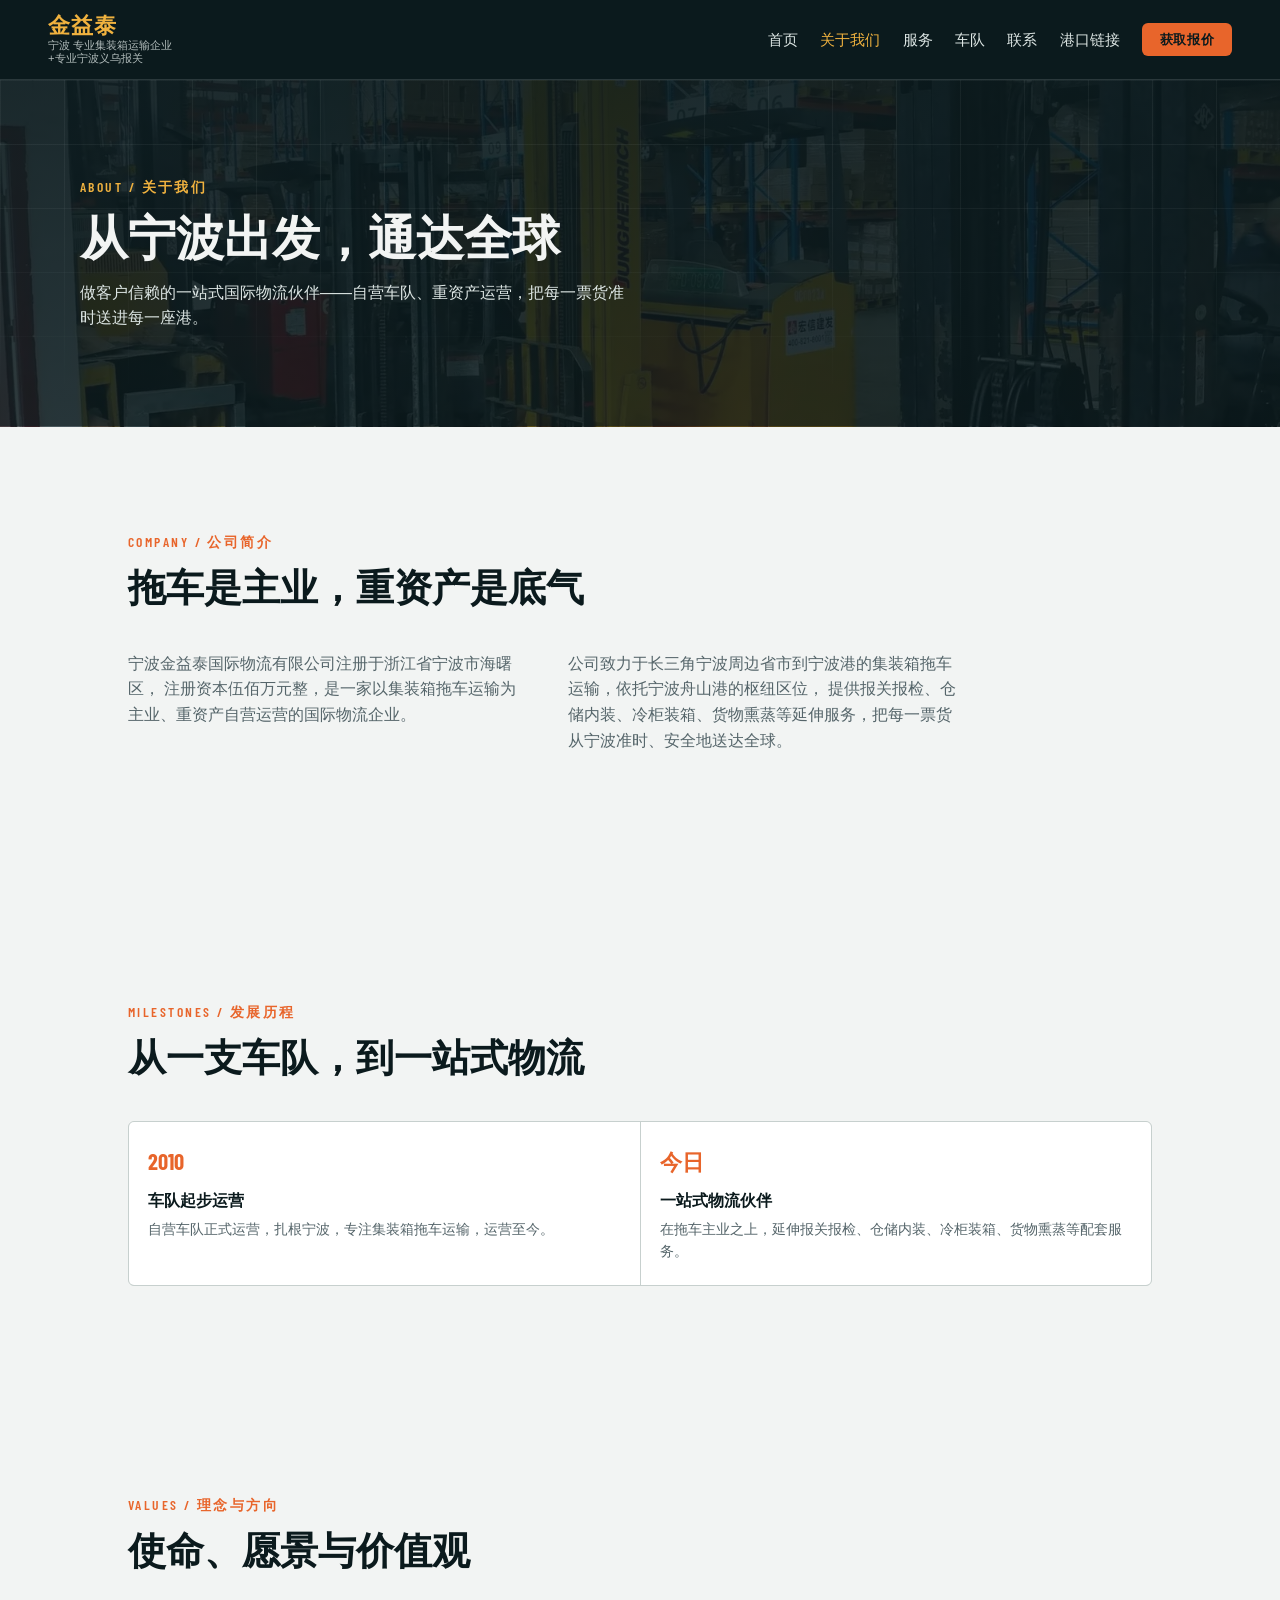
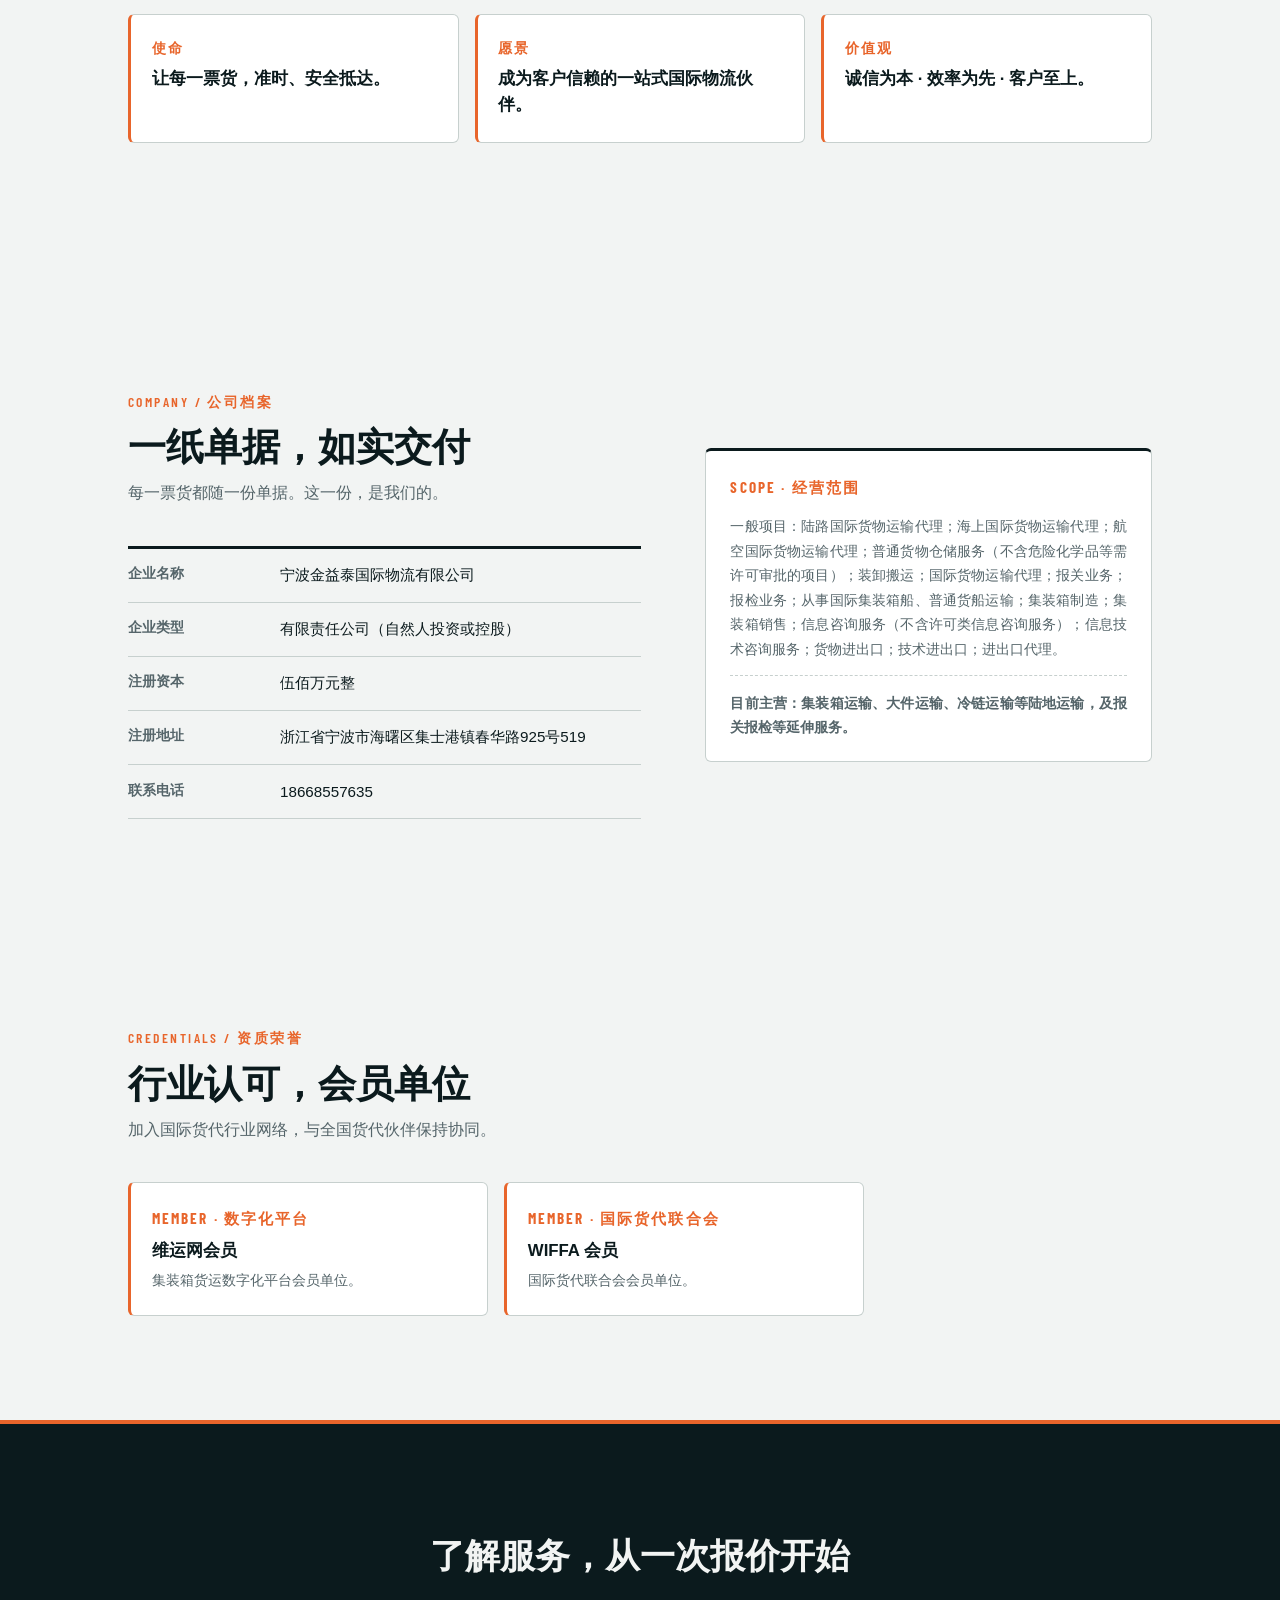
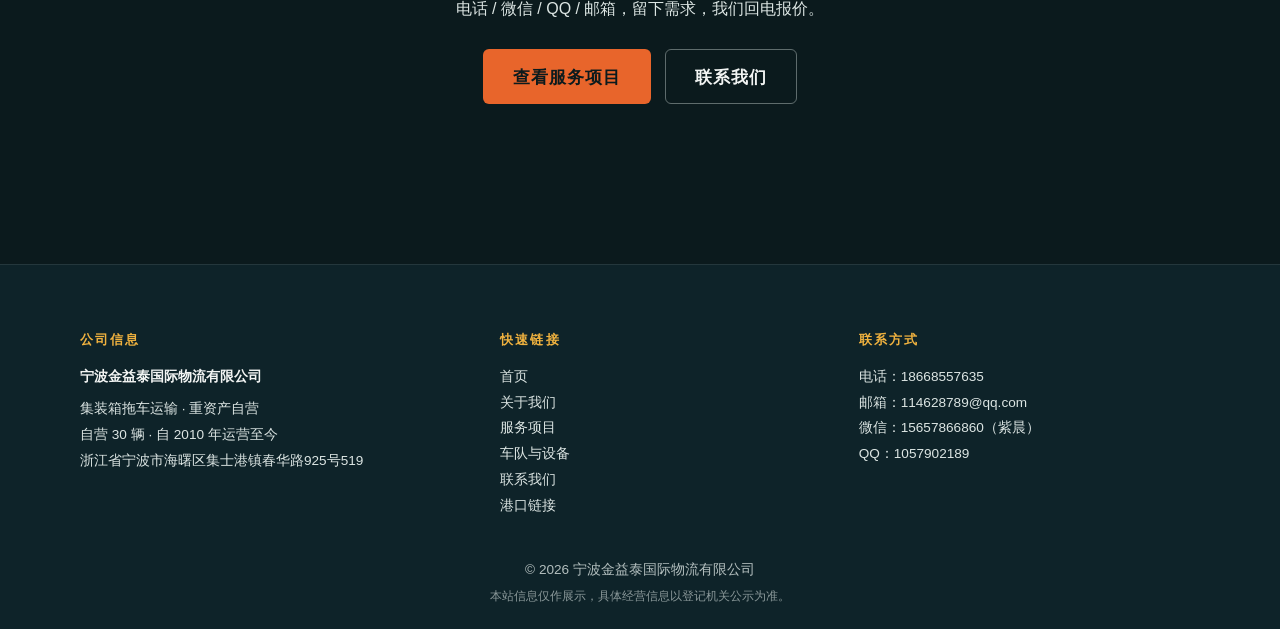
<file: about.html>
<!DOCTYPE html>
<html lang="zh-CN">
<head>
<meta charset="UTF-8">
<meta http-equiv="refresh" content="0; url=/about/">
<title>跳转中…</title>
</head>
<body>
<p>页面已更新，<a href="/about/">点此跳转</a>。</p>
</body>
</html>
</file>
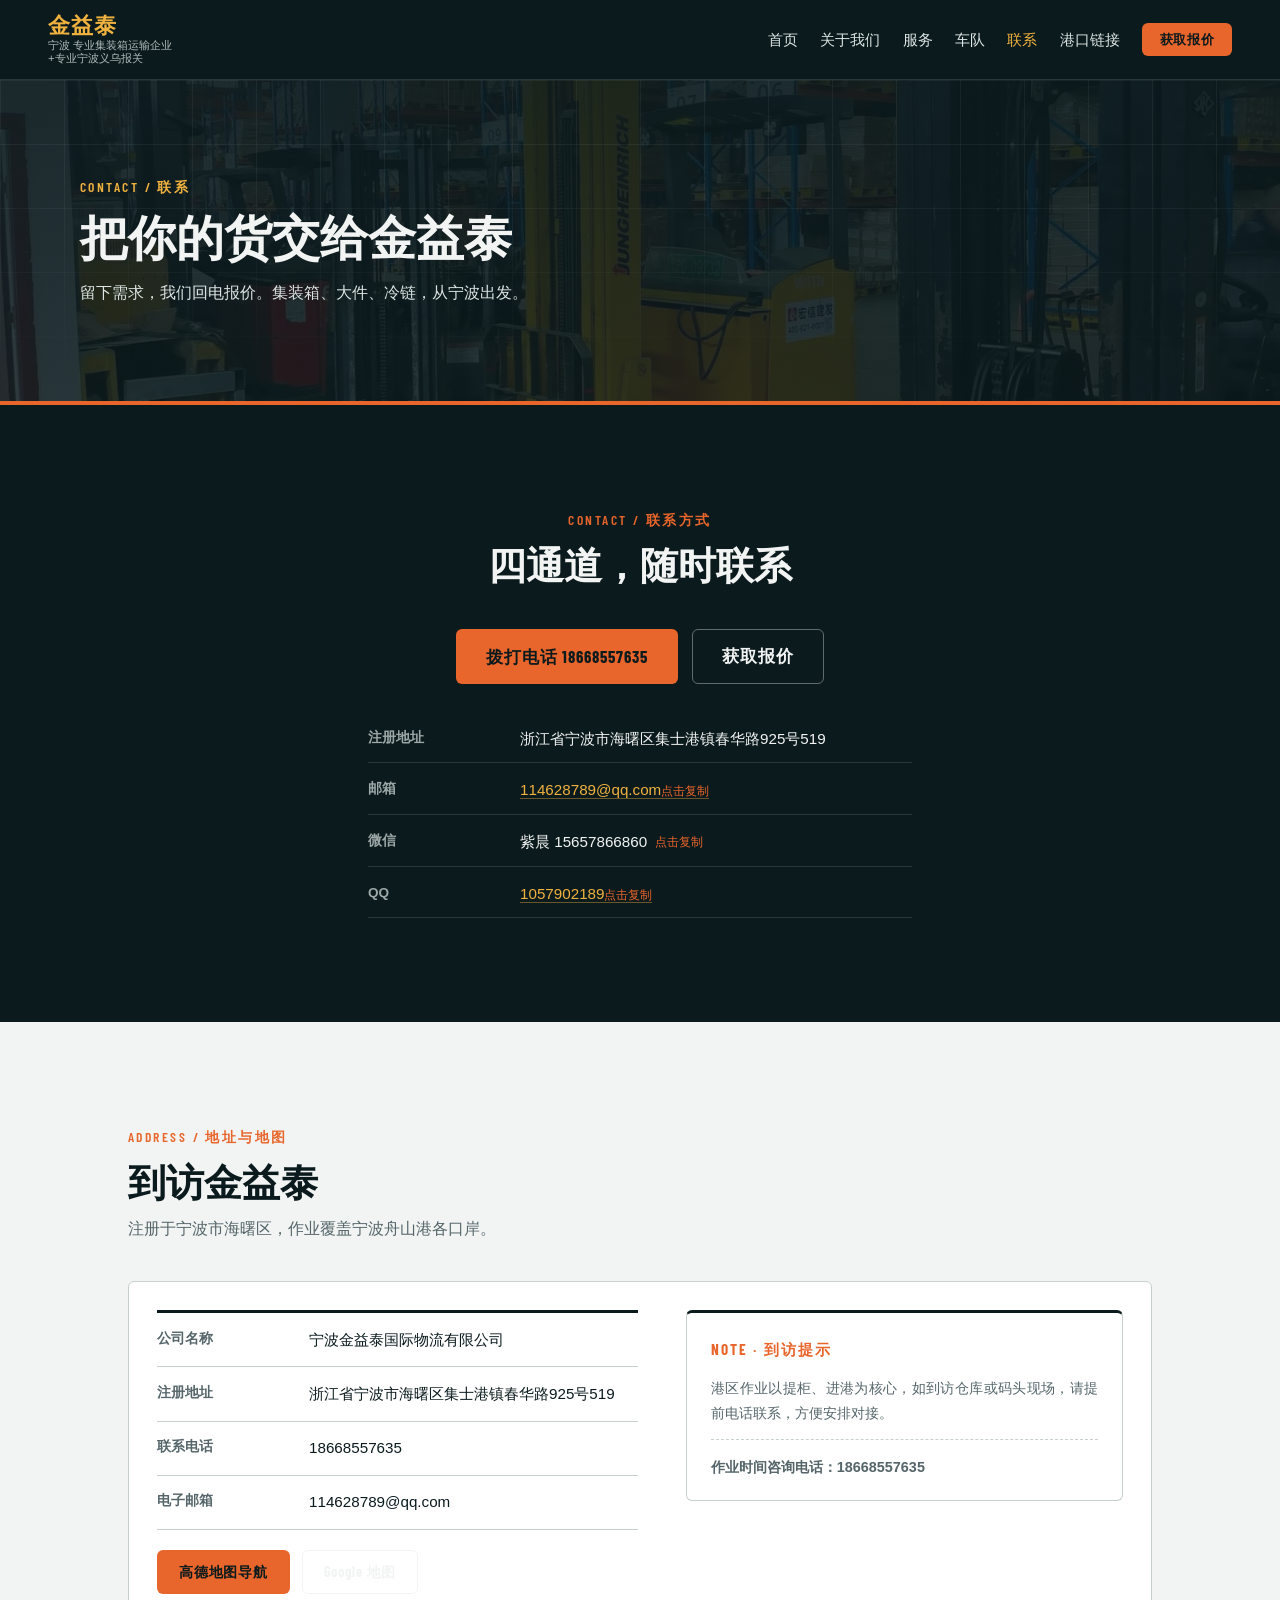
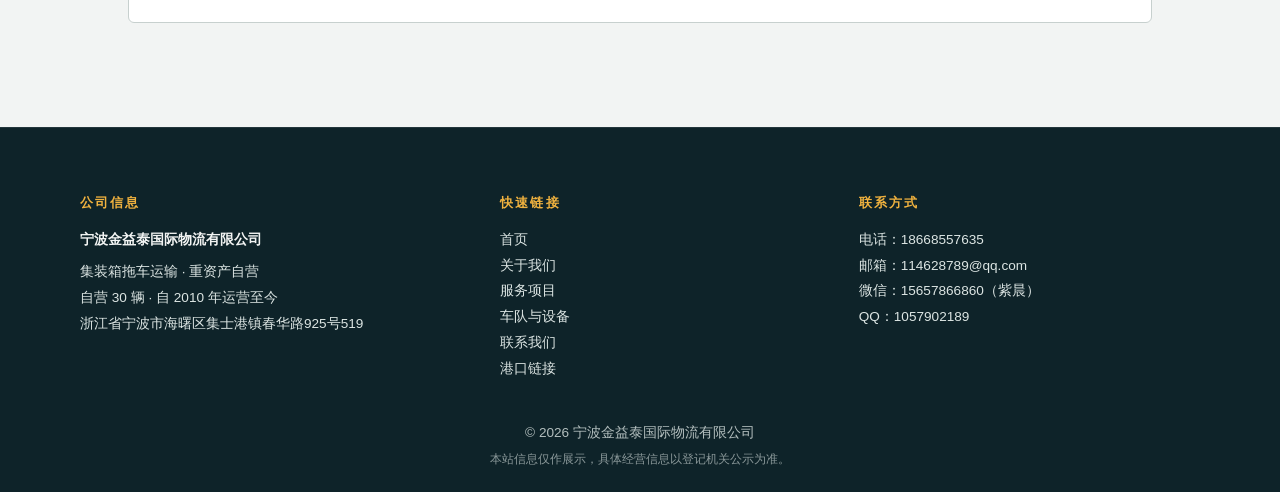
<file: contact.html>
<!DOCTYPE html>
<html lang="zh-CN">
<head>
<meta charset="UTF-8">
<meta http-equiv="refresh" content="0; url=/contact/">
<title>跳转中…</title>
</head>
<body>
<p>页面已更新，<a href="/contact/">点此跳转</a>。</p>
</body>
</html>
</file>
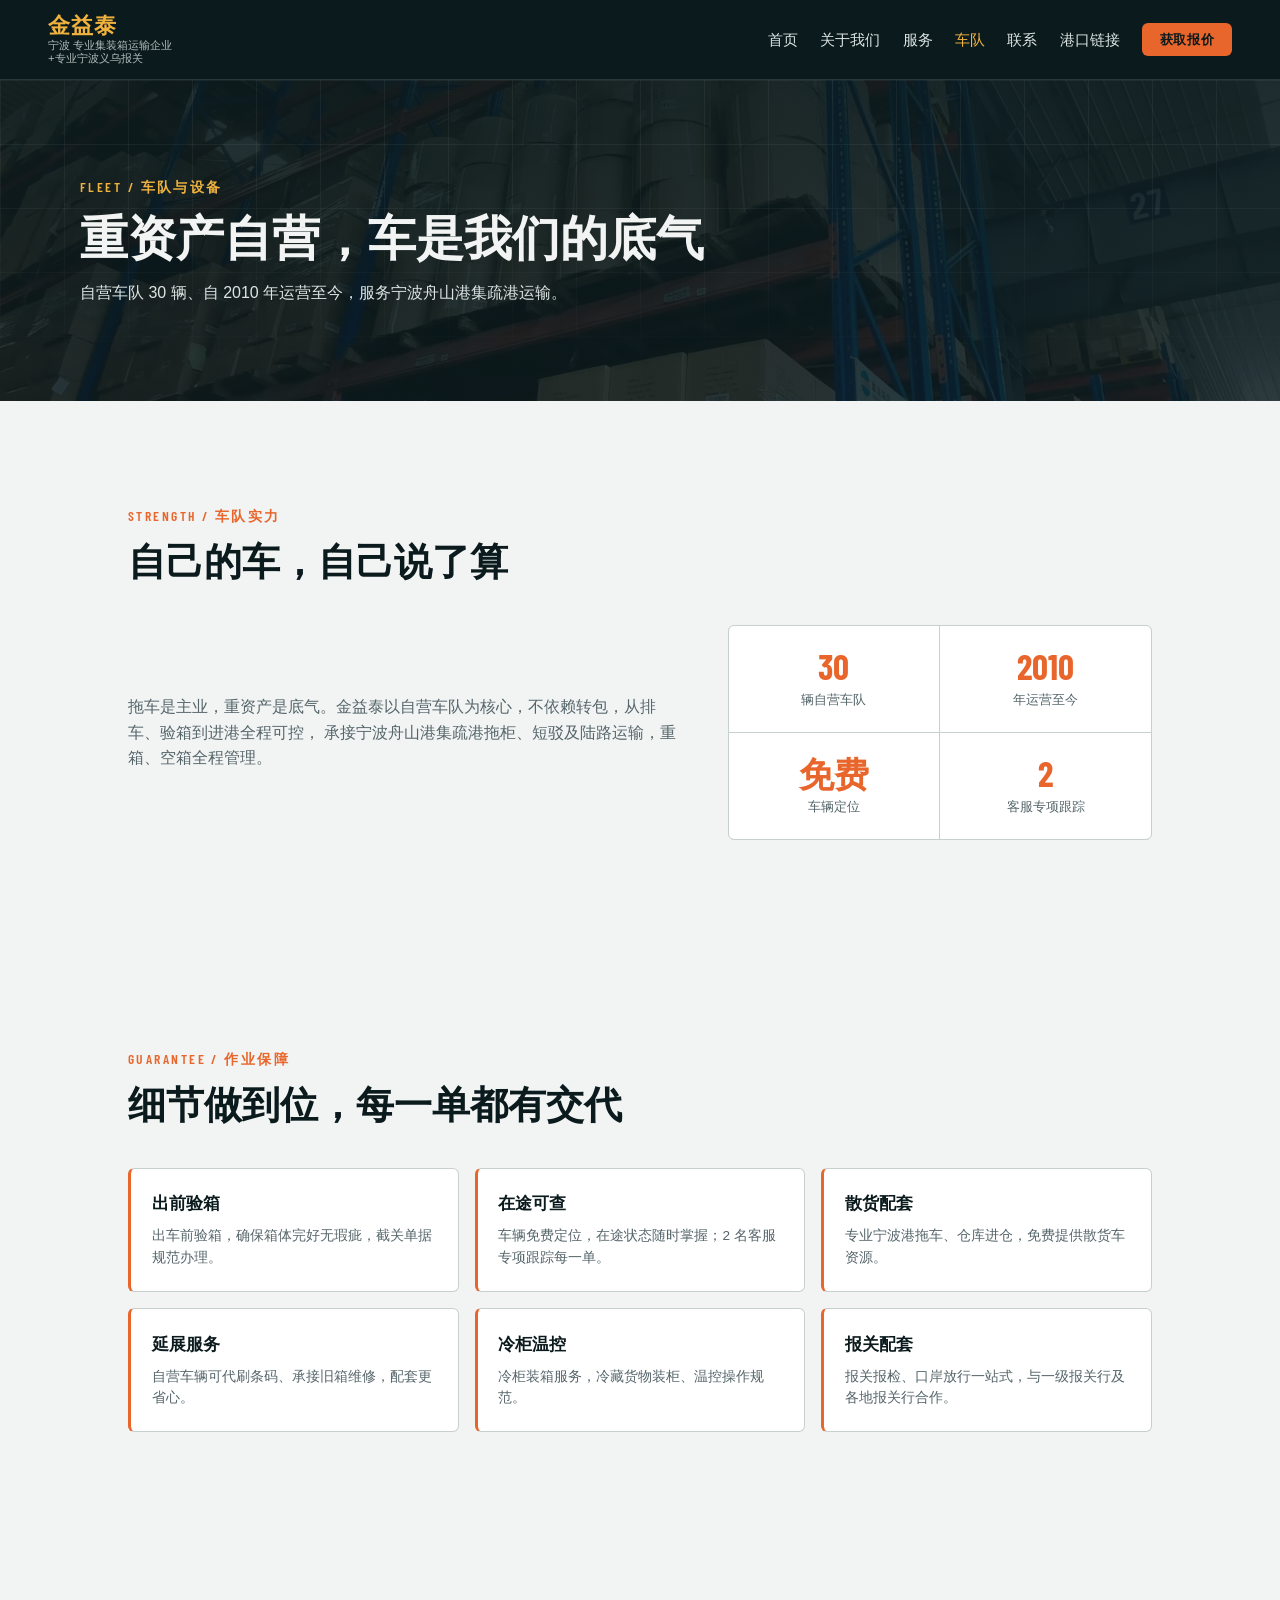
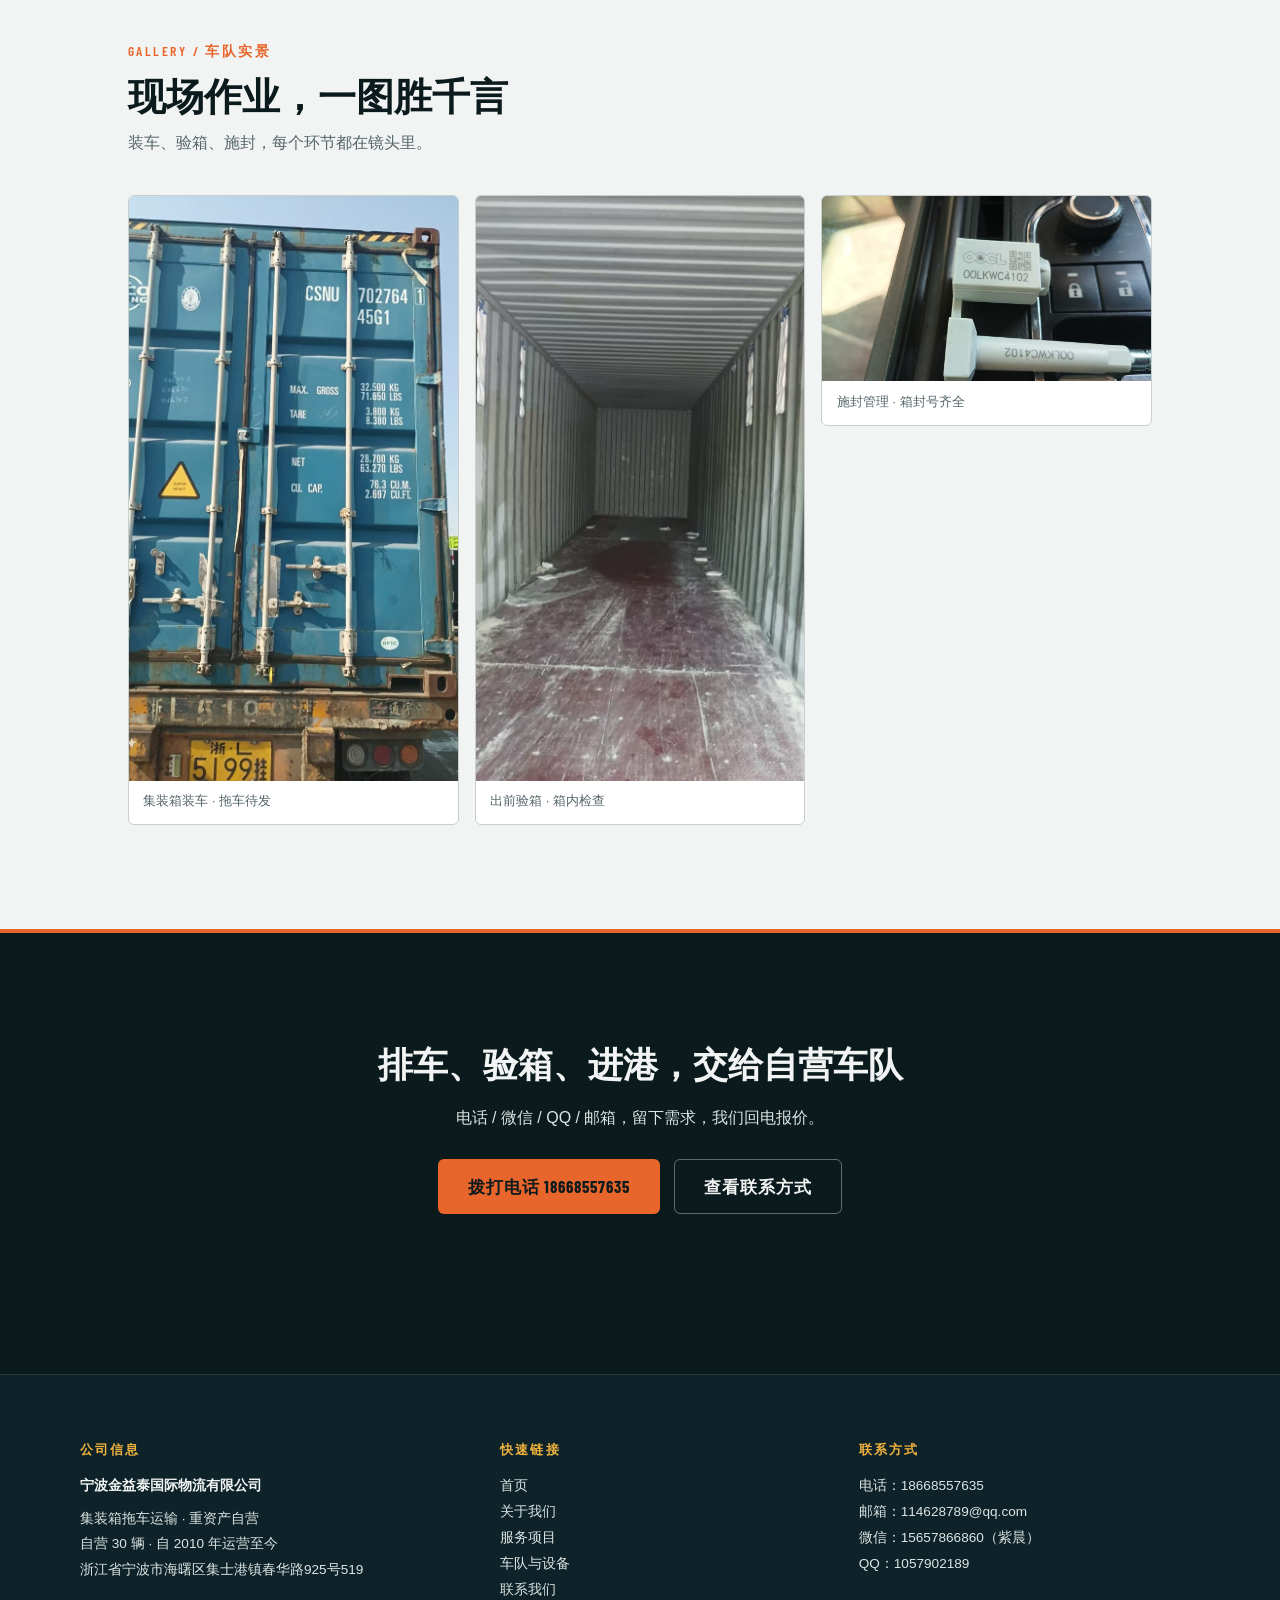
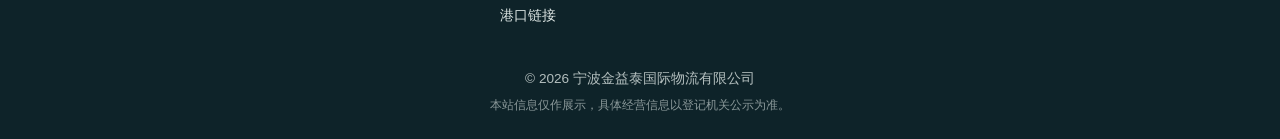
<file: fleet.html>
<!DOCTYPE html>
<html lang="zh-CN">
<head>
<meta charset="UTF-8">
<meta http-equiv="refresh" content="0; url=/fleet/">
<title>跳转中…</title>
</head>
<body>
<p>页面已更新，<a href="/fleet/">点此跳转</a>。</p>
</body>
</html>
</file>
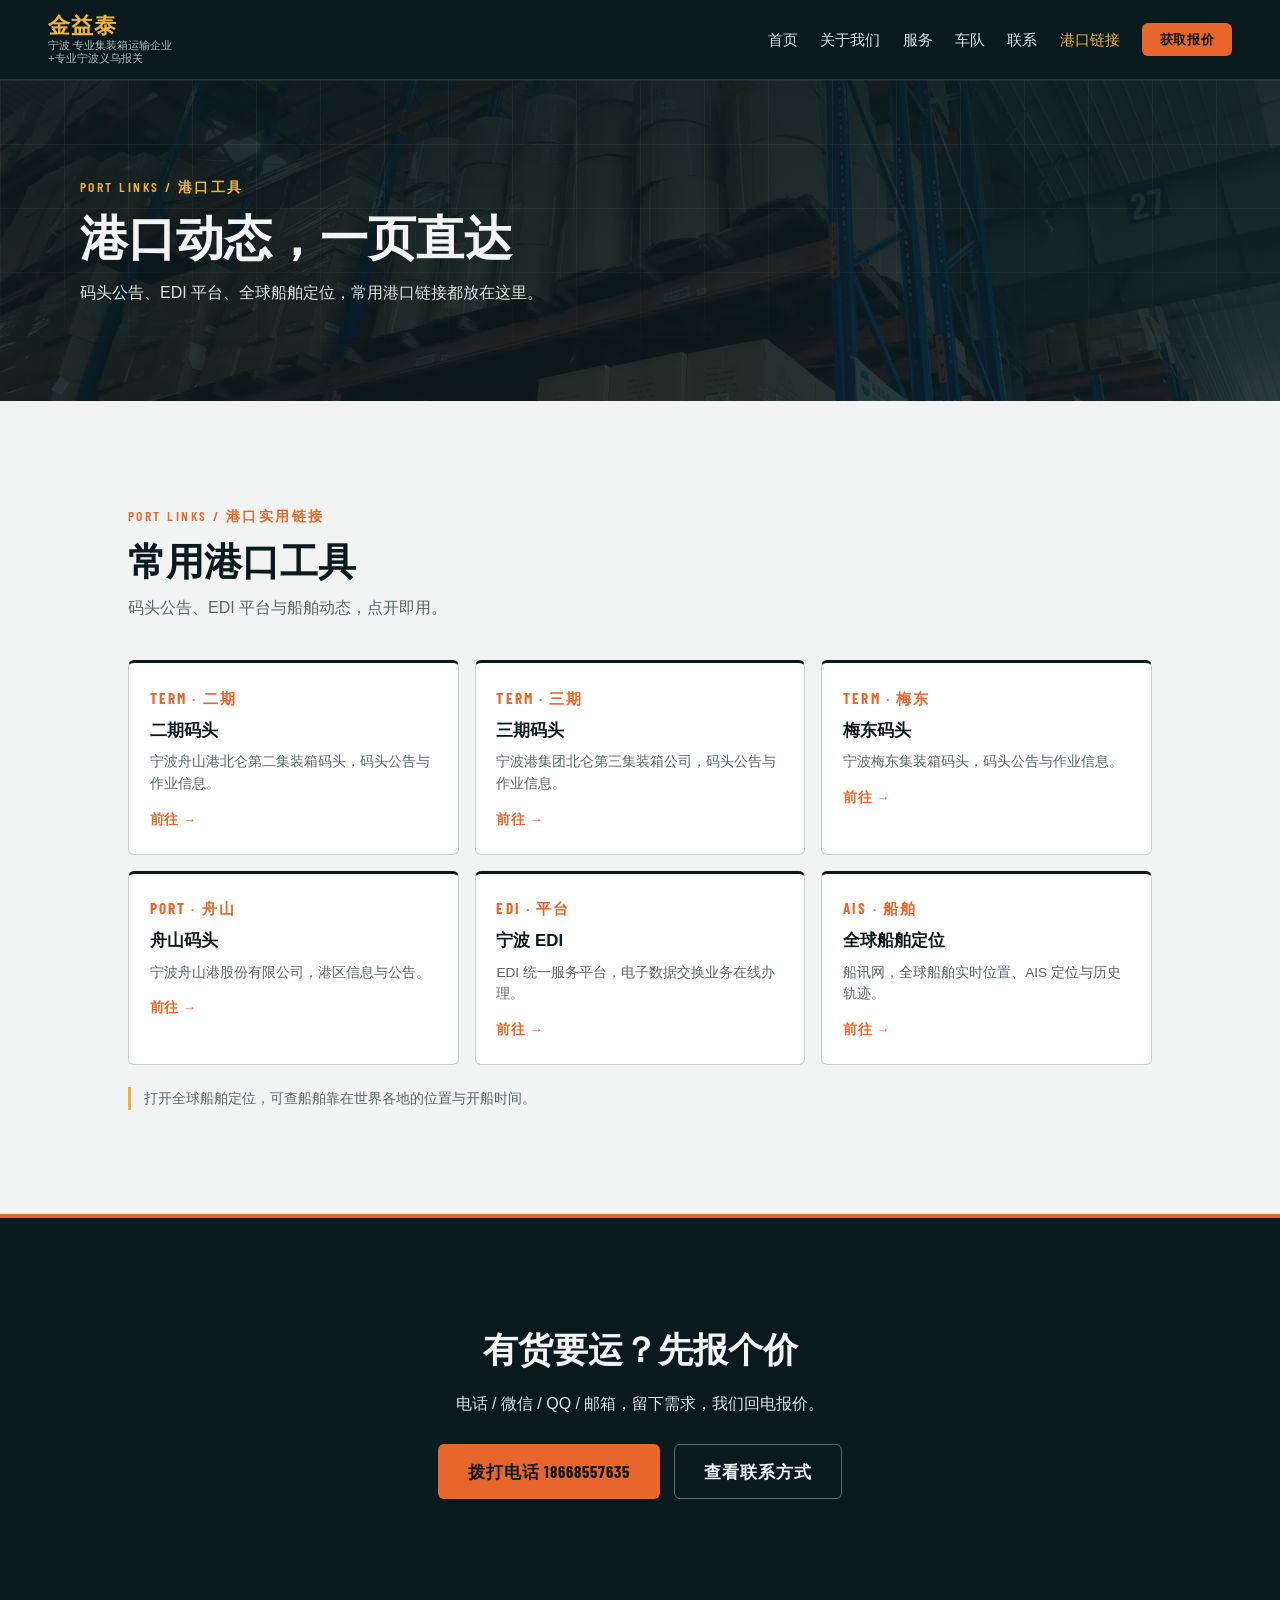
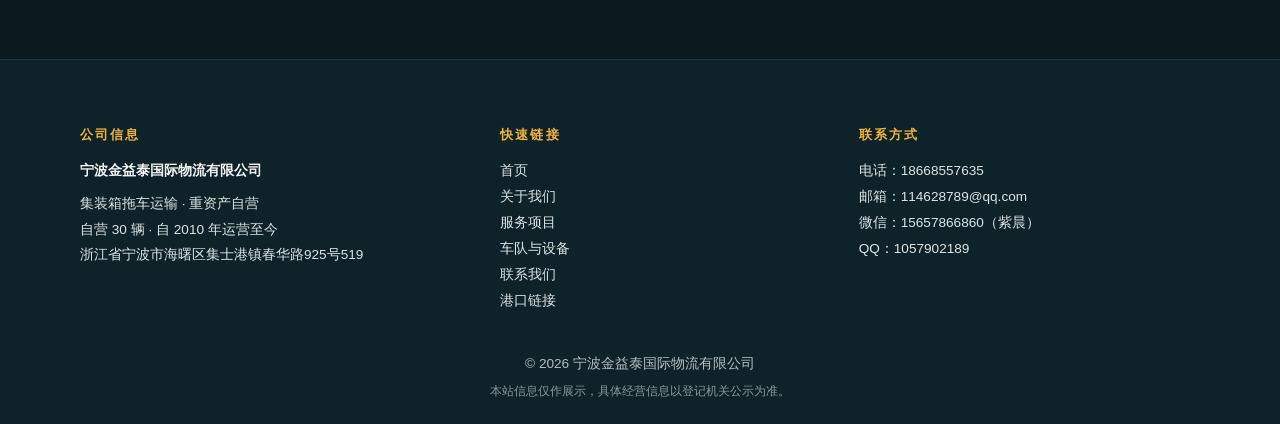
<file: links.html>
<!DOCTYPE html>
<html lang="zh-CN">
<head>
<meta charset="UTF-8">
<meta http-equiv="refresh" content="0; url=/links/">
<title>跳转中…</title>
</head>
<body>
<p>页面已更新，<a href="/links/">点此跳转</a>。</p>
</body>
</html>
</file>
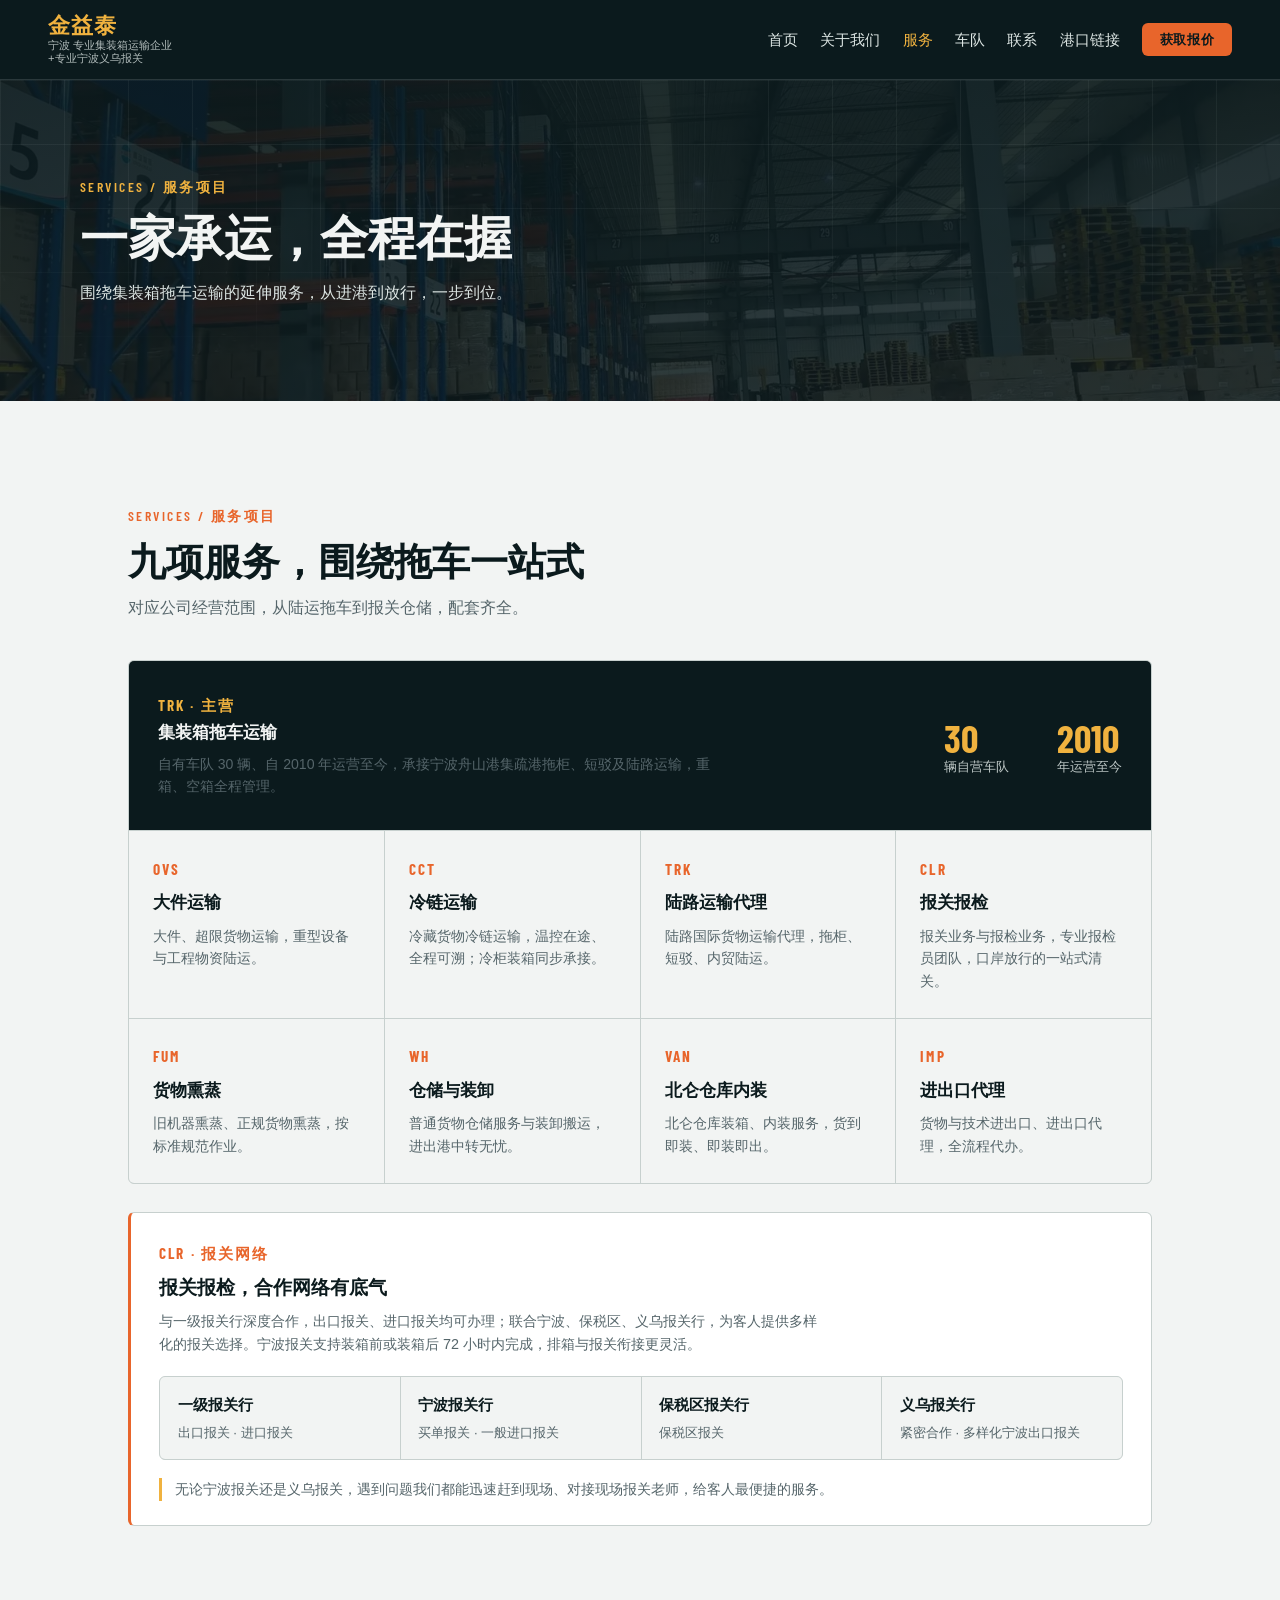
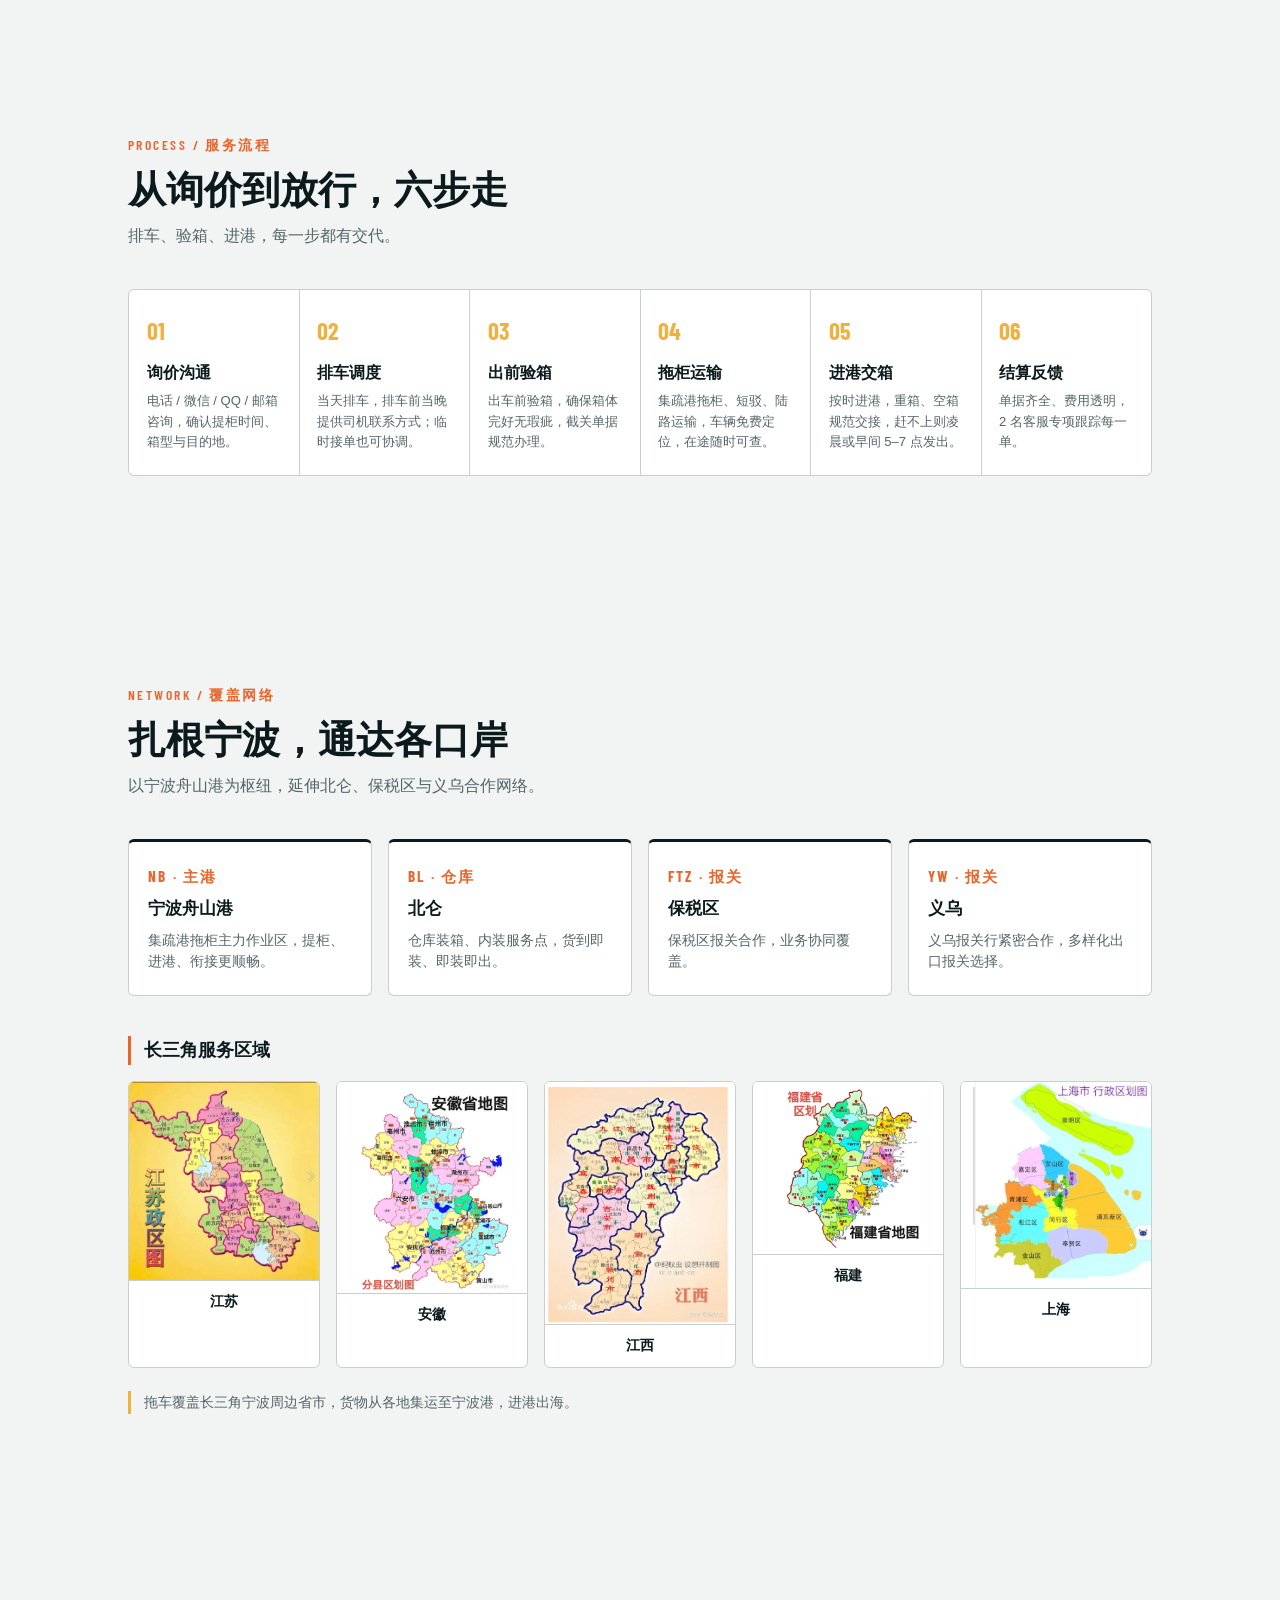
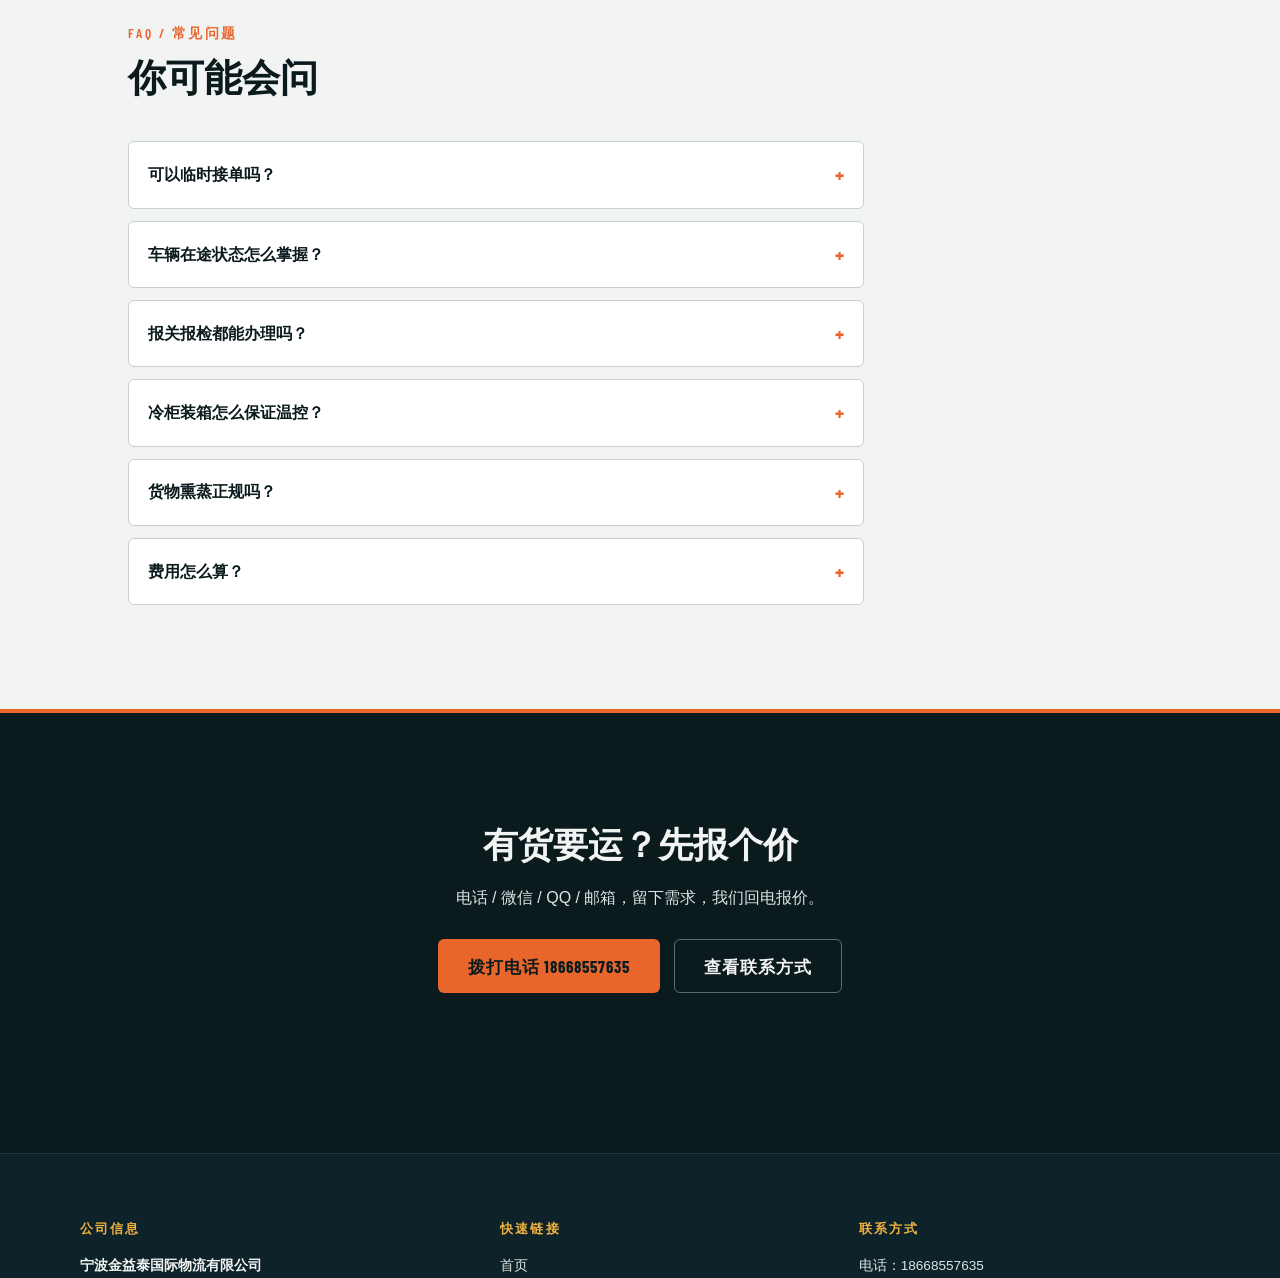
<file: services.html>
<!DOCTYPE html>
<html lang="zh-CN">
<head>
<meta charset="UTF-8">
<meta http-equiv="refresh" content="0; url=/services/">
<title>跳转中…</title>
</head>
<body>
<p>页面已更新，<a href="/services/">点此跳转</a>。</p>
</body>
</html>
</file>
<file: assets/style.css>
/* ============================================================
   KINGMATE · 宁波金益泰国际物流 — 落地页样式
   海墨水 / 港雾白 / 集装箱橙 / 高可见黄
   ============================================================ */

:root {
    --ink: #0B1A1D;
    --deep: #143139;
    --deep-2: #0E2329;
    --paper: #F2F4F3;
    --paper-soft: #E7EBE9;
    --line: #C7D0CE;
    --steel: #55656A;
    --signal: #E8652B;
    --amber: #F0B23F;
    --mist: #DCE5E3;

    --font-cn: "Noto Sans SC", "PingFang SC", "Microsoft YaHei", "Hiragino Sans GB", sans-serif;
    --font-lat: "Barlow Condensed", "Arial Narrow", "Microsoft YaHei", sans-serif;
    --font-mono: ui-monospace, "Cascadia Code", "SF Mono", Consolas, "Courier New", monospace;

    --max: 1120px;
    --pad: clamp(1.25rem, 5vw, 3rem);
    --radius: 6px;
    --topbar-h: 90px;
}

* {
    margin: 0;
    padding: 0;
    box-sizing: border-box;
}

html {
    scroll-behavior: smooth;
    scroll-padding-top: 76px;
}

body {
    font-family: var(--font-cn);
    color: var(--ink);
    background: var(--paper);
    line-height: 1.6;
    -webkit-font-smoothing: antialiased;
}

a {
    color: inherit;
    text-decoration: none;
}

img {
    max-width: 100%;
    display: block;
}

.mono {
    font-family: var(--font-mono);
    letter-spacing: 0.02em;
}

.eyebrow {
    font-family: var(--font-lat);
    font-weight: 600;
    font-size: 0.85rem;
    letter-spacing: 0.18em;
    text-transform: uppercase;
    color: var(--signal);
    margin-bottom: 0.75rem;
}

/* ---------- 顶栏 ---------- */

.topbar {
    position: sticky;
    top: 0;
    z-index: 50;
    display: flex;
    align-items: center;
    justify-content: space-between;
    gap: 1rem;
    padding: 0.9rem var(--pad);
    background: var(--ink);
    color: var(--paper);
    border-bottom: 1px solid rgba(220, 229, 227, 0.15);
    transition: background 0.2s ease, box-shadow 0.2s ease;
}

.topbar.is-scrolled {
    background: rgba(11, 26, 29, 0.95);
    box-shadow: 0 4px 20px rgba(0, 0, 0, 0.35);
}

.brand {
    display: flex;
    flex-direction: column;
    line-height: 1.15;
}

.brand-mark {
    font-family: var(--font-cn);
    font-weight: 900;
    font-size: 1.35rem;
    letter-spacing: 0.04em;
    color: var(--amber);
}

.brand-sub {
    font-size: 0.7rem;
    color: var(--mist);
    opacity: 0.8;
}

.nav {
    display: flex;
    align-items: center;
    gap: 1.4rem;
}

.nav a {
    font-size: 0.95rem;
    color: var(--mist);
    transition: color 0.15s ease;
}

.nav a:hover {
    color: var(--amber);
}

.nav-cta {
    font-family: var(--font-lat);
    font-weight: 600;
    letter-spacing: 0.05em;
    color: var(--ink) !important;
    background: var(--signal);
    padding: 0.45rem 1.1rem;
    border: none;
    border-radius: var(--radius);
    cursor: pointer;
}

.nav-cta:hover {
    background: var(--amber);
    color: var(--ink) !important;
}

.nav-toggle {
    display: none;
}

/* ---------- Hero ---------- */

.hero {
    position: relative;
    max-width: none;
    min-height: calc(100vh - var(--topbar-h));
    min-height: calc(100svh - var(--topbar-h));
    display: flex;
    flex-direction: column;
    color: var(--paper);
    background-image:
        linear-gradient(rgba(11, 26, 29, 0.76), rgba(11, 26, 29, 0.58)),
        url("img/hero-fleet-bright.webp");
    background-size: cover;
    background-position: center;
    overflow: hidden;
}

.hero-grid {
    position: absolute;
    inset: 0;
    background-image:
        linear-gradient(rgba(220, 229, 227, 0.07) 1px, transparent 1px),
        linear-gradient(90deg, rgba(220, 229, 227, 0.07) 1px, transparent 1px);
    background-size: 64px 64px;
    pointer-events: none;
    -webkit-mask-image: linear-gradient(180deg, #000 30%, transparent 95%);
    mask-image: linear-gradient(180deg, #000 30%, transparent 95%);
}

.hero-inner {
    position: relative;
    flex: 1;
    display: flex;
    flex-direction: column;
    justify-content: center;
    max-width: var(--max);
    width: 100%;
    margin: 0 auto;
    padding: clamp(3rem, 8vw, 4.5rem) var(--pad);
}

.hero-title {
    font-family: var(--font-cn);
    font-weight: 900;
    font-size: clamp(2.1rem, 6.5vw, 4rem);
    line-height: 1.18;
    letter-spacing: 0.01em;
    margin-bottom: 1.25rem;
}

.hero-sub {
    max-width: 34em;
    font-size: clamp(1rem, 2vw, 1.1rem);
    color: var(--mist);
    margin-bottom: 2rem;
}

.hero-actions {
    display: flex;
    flex-wrap: wrap;
    gap: 0.9rem;
    margin-bottom: 3.5rem;
}

.btn {
    display: inline-block;
    font-family: var(--font-lat);
    font-weight: 700;
    font-size: 1.05rem;
    letter-spacing: 0.06em;
    padding: 0.8rem 1.8rem;
    border-radius: var(--radius);
    border: 1px solid transparent;
    background: transparent;
    cursor: pointer;
    transition: transform 0.12s ease, background 0.15s ease, color 0.15s ease;
}

.btn:hover {
    transform: translateY(-2px);
}

.btn-signal {
    background: var(--signal);
    color: var(--ink);
}

.btn-signal:hover {
    background: var(--amber);
}

.btn-ghost {
    border-color: rgba(220, 229, 227, 0.4);
    color: var(--paper);
}

.btn-ghost:hover {
    border-color: var(--amber);
    color: var(--amber);
}

.hero .btn-ghost {
    border-color: rgba(220, 229, 227, 0.55);
    color: var(--paper);
}

.hero .btn-ghost:hover {
    border-color: var(--amber);
    color: var(--amber);
}

.hero-stats {
    display: flex;
    flex-wrap: wrap;
    gap: clamp(1.5rem, 6vw, 4rem);
}

.stat dt {
    font-family: var(--font-lat);
    font-weight: 700;
    font-size: clamp(1.6rem, 4vw, 2.2rem);
    color: var(--signal);
    line-height: 1.1;
}

.stat-num {
    display: inline-block;
    min-width: 3ch;
    text-align: left;
    font-variant-numeric: tabular-nums;
}

.stat dd {
    font-size: 0.85rem;
    color: var(--mist);
}

/* 签名：集装箱编码钢印带（流动） */
.stencil {
    position: relative;
    overflow: hidden;
    padding: 0.7rem 0;
    background: var(--ink);
    border-top: 1px solid rgba(232, 101, 43, 0.4);
    white-space: nowrap;
    -webkit-mask-image: linear-gradient(90deg, transparent, #000 12%, #000 88%, transparent);
    mask-image: linear-gradient(90deg, transparent, #000 12%, #000 88%, transparent);
}

.stencil-track {
    display: flex;
    width: max-content;
    animation: stencil-marquee 42s linear infinite;
    will-change: transform;
}

.stencil:hover .stencil-track {
    animation-play-state: paused;
}

.stencil-group {
    display: flex;
    gap: 3rem;
    padding-right: 3rem;
}

.stencil span {
    font-family: var(--font-cn);
    font-weight: 700;
    font-size: 1.1rem;
    letter-spacing: 0.2em;
    color: rgba(220, 229, 227, 0.55);
    white-space: nowrap;
}

.stencil span:nth-child(odd) {
    color: rgba(240, 178, 63, 0.7);
}

@keyframes stencil-marquee {
    to {
        transform: translateX(-50%);
    }
}

/* Hero 入场序列 */
@keyframes rise {
    from {
        opacity: 0;
        transform: translateY(26px);
    }
    to {
        opacity: 1;
        transform: none;
    }
}

.hero-inner > .eyebrow {
    animation: rise 0.7s ease both;
}

.hero-inner > .hero-title {
    animation: rise 0.7s ease 0.12s both;
}

.hero-inner > .hero-sub {
    animation: rise 0.7s ease 0.24s both;
}

.hero-inner > .hero-actions {
    animation: rise 0.7s ease 0.36s both;
}

.hero-inner > .hero-stats {
    animation: rise 0.55s ease 0.4s both;
}

/* ---------- 通用章节 ---------- */

section {
    padding: clamp(3.5rem, 9vw, 6.5rem) var(--pad);
    max-width: var(--max);
    margin: 0 auto;
}

.section-head {
    margin-bottom: 2.5rem;
}

.section-title {
    font-weight: 900;
    font-size: clamp(1.6rem, 4.5vw, 2.4rem);
    line-height: 1.2;
    margin-bottom: 0.6rem;
}

.section-sub {
    color: var(--steel);
    max-width: 34em;
}

/* ---------- 关于我们 ---------- */

.about-intro {
    display: grid;
    grid-template-columns: 1fr 1fr;
    gap: clamp(1.5rem, 4vw, 3rem);
    max-width: 52em;
    margin-bottom: 2.5rem;
}

.about-intro p {
    color: var(--steel);
    font-size: 1rem;
}

.about-values {
    display: grid;
    grid-template-columns: repeat(3, 1fr);
    gap: 1rem;
    margin-bottom: 2.5rem;
}

.value-card {
    background: #fff;
    border: 1px solid var(--line);
    border-left: 3px solid var(--signal);
    border-radius: var(--radius);
    padding: 1.4rem 1.3rem;
}

.value-card dt {
    font-family: var(--font-lat);
    font-weight: 600;
    font-size: 0.85rem;
    letter-spacing: 0.14em;
    text-transform: uppercase;
    color: var(--signal);
    margin-bottom: 0.4rem;
}

.value-card dd {
    font-weight: 700;
    font-size: 1.05rem;
}

.about-advantages {
    list-style: none;
    margin: 0;
    padding: 0;
    display: grid;
    grid-template-columns: repeat(3, 1fr);
    gap: 1px;
    background: var(--line);
    border: 1px solid var(--line);
    border-radius: var(--radius);
    overflow: hidden;
}

.about-advantages li {
    background: var(--paper);
    padding: 1.3rem 1.2rem;
}

.about-advantages h3 {
    font-size: 1rem;
    font-weight: 700;
    margin-bottom: 0.35rem;
}

.about-advantages p {
    font-size: 0.85rem;
    color: var(--steel);
}

/* ---------- 服务优势 ---------- */

.advantages-grid {
    display: grid;
    grid-template-columns: repeat(2, 1fr);
    gap: 1rem;
}

.adv-card {
    background: #fff;
    border: 1px solid var(--line);
    border-radius: var(--radius);
    padding: 1.5rem 1.4rem;
}

.adv-card h3 {
    font-size: 1.08rem;
    font-weight: 700;
    margin-bottom: 0.9rem;
    padding-left: 0.8rem;
    border-left: 3px solid var(--signal);
}

.adv-card ul {
    list-style: none;
    margin: 0;
    padding: 0;
    display: grid;
    gap: 0.5rem;
}

.adv-card li {
    position: relative;
    padding-left: 1rem;
    font-size: 0.9rem;
    color: var(--steel);
    line-height: 1.55;
}

.adv-card li::before {
    content: "";
    position: absolute;
    left: 0;
    top: 0.55em;
    width: 6px;
    height: 6px;
    border-radius: 50%;
    background: var(--amber);
}

/* ---------- 服务网格 ---------- */

.service-grid {
    display: grid;
    grid-template-columns: repeat(4, 1fr);
    gap: 1px;
    background: var(--line);
    border: 1px solid var(--line);
    border-radius: var(--radius);
    overflow: hidden;
}

.card {
    background: var(--paper);
    padding: 1.6rem 1.5rem;
    display: flex;
    flex-direction: column;
    gap: 0.5rem;
    position: relative;
    transition: background 0.15s ease, transform 0.15s ease, box-shadow 0.15s ease;
}

.card::before {
    content: "";
    position: absolute;
    left: 0;
    top: 0;
    bottom: 0;
    width: 3px;
    background: var(--signal);
    transform: scaleY(0);
    transform-origin: top;
    transition: transform 0.25s ease;
}

.card:hover {
    background: #fff;
    transform: translateY(-3px);
    box-shadow: 0 12px 24px rgba(11, 26, 29, 0.08);
}

.card:hover::before {
    transform: scaleY(1);
}

.card:hover .card-code {
    color: var(--amber);
}

.card-code {
    font-family: var(--font-lat);
    font-weight: 700;
    font-size: 0.95rem;
    letter-spacing: 0.14em;
    color: var(--signal);
    transition: color 0.15s ease;
}

/* 主营业务卡：集装箱拖车 */
.card-featured {
    grid-column: 1 / -1;
    flex-direction: row;
    align-items: center;
    justify-content: space-between;
    gap: 2rem;
    flex-wrap: wrap;
    background: var(--ink);
    color: var(--paper);
    padding: 2rem 1.8rem;
}

.card-featured .card-code {
    color: var(--amber);
}

.card-featured h3 {
    font-size: 1.5rem;
    margin-bottom: 0.4rem;
}

.card-featured p {
    color: var(--mist);
    max-width: 40em;
}

.card-featured:hover {
    background: var(--deep);
}

.featured-stats {
    display: flex;
    gap: clamp(1.5rem, 4vw, 3rem);
}

.featured-stats div {
    display: flex;
    flex-direction: column;
    line-height: 1.1;
}

.featured-stats strong {
    font-family: var(--font-lat);
    font-weight: 700;
    font-size: clamp(1.8rem, 4vw, 2.4rem);
    color: var(--amber);
}

.featured-stats span {
    font-size: 0.82rem;
    color: var(--mist);
    opacity: 0.85;
}

.card h3 {
    font-size: 1.08rem;
    font-weight: 700;
}

.card p {
    font-size: 0.88rem;
    color: var(--steel);
}

.services-note {
    margin-top: 1.4rem;
    font-size: 0.8rem;
    color: var(--steel);
    text-align: center;
}

/* 报关网络详情块 */
.clearance {
    margin-top: 1.75rem;
    background: #fff;
    border: 1px solid var(--line);
    border-left: 3px solid var(--signal);
    border-radius: var(--radius);
    padding: 1.75rem 1.75rem 1.5rem;
}

.clearance-head .card-code {
    display: inline-block;
    margin-bottom: 0.5rem;
}

.clearance-head h3 {
    font-size: 1.2rem;
    font-weight: 700;
    margin-bottom: 0.4rem;
}

.clearance-head p {
    font-size: 0.9rem;
    color: var(--steel);
    max-width: 46em;
}

.clearance-list {
    list-style: none;
    margin: 1.25rem 0 0;
    padding: 0;
    display: grid;
    grid-template-columns: repeat(auto-fit, minmax(185px, 1fr));
    gap: 1px;
    background: var(--line);
    border: 1px solid var(--line);
    border-radius: var(--radius);
    overflow: hidden;
}

.clearance-list li {
    background: var(--paper);
    padding: 1rem 1.1rem;
    display: flex;
    flex-direction: column;
    gap: 0.35rem;
}

.clearance-list strong {
    font-size: 0.95rem;
    font-weight: 700;
}

.clearance-list span {
    font-size: 0.82rem;
    color: var(--steel);
    line-height: 1.5;
}

.clearance-promise {
    margin-top: 1.1rem;
    font-size: 0.9rem;
    color: var(--steel);
    padding-left: 0.8rem;
    border-left: 3px solid var(--amber);
}

/* ---------- 公司档案 ---------- */

.profile {
    display: grid;
    grid-template-columns: 1.15fr 1fr;
    gap: clamp(2rem, 5vw, 4rem);
    align-items: center;
}

.manifest {
    border-top: 3px solid var(--ink);
}

.manifest-row {
    display: grid;
    grid-template-columns: 8.5em 1fr;
    gap: 1rem;
    padding: 0.9rem 0;
    border-bottom: 1px solid var(--line);
}

.manifest-row dt {
    font-size: 0.85rem;
    font-weight: 600;
    color: var(--steel);
}

.manifest-row dd {
    font-size: 0.95rem;
}

/* 经营范围：公司档案右侧 */
.scope-card {
    background: #fff;
    border: 1px solid var(--line);
    border-top: 3px solid var(--ink);
    border-radius: var(--radius);
    padding: 1.5rem 1.5rem 1.3rem;
}

.scope-card .card-code {
    display: block;
    margin-bottom: 0.9rem;
}

.scope-card p {
    font-size: 0.9rem;
    color: var(--steel);
    line-height: 1.7;
    text-align: justify;
}

.scope-license {
    margin-top: 0.9rem;
    padding-top: 0.9rem;
    border-top: 1px dashed var(--line);
    color: var(--signal);
    font-weight: 600;
}

.scope-current {
    margin-top: 0.9rem;
    padding-top: 0.9rem;
    border-top: 1px dashed var(--line);
    color: var(--ink);
    font-weight: 700;
}

/* ---------- 联系 ---------- */

.contact {
    background: var(--ink);
    color: var(--paper);
    max-width: none;
    border-top: 4px solid var(--signal);
}

.contact-inner {
    max-width: var(--max);
    margin: 0 auto;
    text-align: center;
}

.contact .section-sub {
    color: var(--mist);
    margin: 0 auto 2rem;
}

.contact .hero-actions {
    justify-content: center;
    margin-bottom: 2rem;
}

.contact-list {
    display: grid;
    gap: 0.25rem;
    max-width: 34em;
    margin: 0 auto;
    text-align: left;
}

.contact-row {
    display: grid;
    grid-template-columns: 8.5em 1fr;
    gap: 1rem;
    padding: 0.7rem 0;
    border-bottom: 1px solid rgba(220, 229, 227, 0.15);
}

.contact-row dt {
    font-size: 0.85rem;
    font-weight: 600;
    color: var(--mist);
    opacity: 0.7;
}

.contact-row dd {
    font-size: 0.95rem;
}

.contact-row .mailto {
    color: var(--amber);
    border-bottom: 1px solid rgba(240, 178, 63, 0.4);
    transition: color 0.15s ease, border-color 0.15s ease;
}

.contact-row .mailto:hover {
    color: var(--signal);
    border-color: var(--signal);
}

.contact-row .wechat-row {
    border: none;
    background: none;
    padding: 0;
    font: inherit;
    color: inherit;
    cursor: pointer;
    display: inline-flex;
    align-items: center;
    gap: 0.5rem;
}

.contact-row .wechat-row:hover {
    color: var(--amber);
}

/* ---------- 页脚 ---------- */

.footer {
    background: var(--deep-2);
    color: var(--mist);
    padding: clamp(2.5rem, 6vw, 4rem) var(--pad) 1.5rem;
    font-size: 0.85rem;
    border-top: 1px solid rgba(220, 229, 227, 0.1);
}

.footer-cols {
    display: grid;
    grid-template-columns: 1.2fr 1fr 1.1fr;
    gap: clamp(1.5rem, 4vw, 3rem);
    max-width: var(--max);
    margin: 0 auto 2.5rem;
}

.footer-cols h3 {
    font-family: var(--font-lat);
    font-size: 0.8rem;
    font-weight: 600;
    letter-spacing: 0.16em;
    text-transform: uppercase;
    color: var(--amber);
    margin-bottom: 0.9rem;
}

.footer-cols p,
.footer-cols a {
    display: block;
    font-size: 0.85rem;
    color: var(--mist);
    line-height: 1.9;
}

.footer-cols a:hover {
    color: var(--amber);
}

.footer-brand {
    font-weight: 700;
    color: var(--paper) !important;
    margin-bottom: 0.4rem;
}

.footer-copy {
    max-width: var(--max);
    margin: 0 auto;
    text-align: center;
    color: var(--mist);
    opacity: 0.8;
}

.footer-copy + .footer-note {
    margin-top: 0.4rem;
}

.footer-note {
    max-width: var(--max);
    margin: 0 auto;
    font-size: 0.72rem;
    opacity: 0.6;
    text-align: center;
}

@media (max-width: 620px) {
    .footer-cols {
        grid-template-columns: 1fr;
    }
}

/* ---------- 响应式 ---------- */

@media (max-width: 860px) {
    .profile {
        grid-template-columns: 1fr;
    }

    .service-grid {
        grid-template-columns: repeat(2, 1fr);
    }

    .clearance-list {
        grid-template-columns: repeat(2, 1fr);
    }
}

@media (max-width: 620px) {
    /* 汉堡按钮 */
    .nav-toggle {
        display: inline-flex;
        flex-direction: column;
        justify-content: center;
        gap: 5px;
        width: 44px;
        height: 44px;
        padding: 0;
        background: none;
        border: none;
        cursor: pointer;
    }

    .nav-toggle span {
        display: block;
        width: 22px;
        height: 2px;
        margin: 0 auto;
        background: var(--mist);
        transition: transform 0.2s ease, opacity 0.2s ease;
    }

    .nav-toggle[aria-expanded="true"] span:nth-child(1) {
        transform: translateY(7px) rotate(45deg);
    }

    .nav-toggle[aria-expanded="true"] span:nth-child(2) {
        opacity: 0;
    }

    .nav-toggle[aria-expanded="true"] span:nth-child(3) {
        transform: translateY(-7px) rotate(-45deg);
    }

    /* 下拉导航面板 */
    .nav {
        position: absolute;
        top: 100%;
        left: 0;
        right: 0;
        display: none;
        flex-direction: column;
        align-items: stretch;
        gap: 0;
        padding: 0.25rem var(--pad) 0.9rem;
        background: var(--ink);
        border-bottom: 1px solid rgba(220, 229, 227, 0.15);
        box-shadow: 0 10px 24px rgba(0, 0, 0, 0.3);
    }

    .nav.open {
        display: flex;
    }

    .nav a {
        padding: 0.85rem 0;
        border-bottom: 1px solid rgba(220, 229, 227, 0.1);
    }

    .nav a:last-child {
        border-bottom: none;
    }

    .nav-cta {
        text-align: center;
        margin-top: 0.5rem;
        padding: 0.7rem;
    }

    .service-grid {
        grid-template-columns: 1fr;
    }

    .clearance-list {
        grid-template-columns: 1fr;
    }

    .card-featured {
        flex-direction: column;
        align-items: flex-start;
        padding: 1.5rem 1.3rem;
    }

    .about-intro {
        grid-template-columns: 1fr;
    }

    .about-values {
        grid-template-columns: 1fr;
    }

    .about-advantages {
        grid-template-columns: 1fr;
    }

    .advantages-grid {
        grid-template-columns: 1fr;
    }

    .manifest-row,
    .contact-row {
        grid-template-columns: 1fr;
        gap: 0.2rem;
    }

    .hero-stats {
        gap: 1.5rem;
    }
}

@media (max-width: 480px) {
    .hero-inner {
        padding-top: 3rem;
    }

    .hero-actions .btn,
    .contact .hero-actions .btn {
        flex: 1 1 100%;
        text-align: center;
    }

    .hero-stats {
        flex-direction: column;
        gap: 1.25rem;
    }

    .card {
        padding: 1.3rem 1.2rem;
    }

    .section-head {
        margin-bottom: 1.75rem;
    }
}

/* ---------- 获取报价弹窗 ---------- */

.modal {
    position: fixed;
    inset: 0;
    z-index: 100;
    display: grid;
    place-items: center;
    padding: 1rem;
}

.modal[hidden] {
    display: none;
}

.modal-backdrop {
    position: absolute;
    inset: 0;
    background: rgba(11, 26, 29, 0.65);
    -webkit-backdrop-filter: blur(2px);
    backdrop-filter: blur(2px);
}

.modal-panel {
    position: relative;
    width: 100%;
    max-width: 420px;
    background: var(--paper);
    color: var(--ink);
    border-radius: var(--radius);
    border-top: 4px solid var(--signal);
    padding: 1.75rem 1.5rem 1.5rem;
    box-shadow: 0 24px 60px rgba(0, 0, 0, 0.4);
}

.modal-close {
    position: absolute;
    top: 0.75rem;
    right: 0.75rem;
    width: 36px;
    height: 36px;
    border: none;
    background: none;
    color: var(--steel);
    font-size: 1.6rem;
    line-height: 1;
    cursor: pointer;
    border-radius: 50%;
    display: grid;
    place-items: center;
}

.modal-close:hover {
    color: var(--signal);
    background: var(--paper-soft);
}

.modal-title {
    font-size: 1.4rem;
    font-weight: 900;
    margin-bottom: 0.25rem;
}

.modal-sub {
    color: var(--steel);
    font-size: 0.9rem;
    margin-bottom: 1.25rem;
}

.modal-list {
    list-style: none;
    display: grid;
    gap: 0.6rem;
}

.modal-item {
    display: grid;
    grid-template-columns: 4em 1fr;
    align-items: center;
    gap: 0.75rem;
    padding: 0.8rem 0.9rem;
    border: 1px solid var(--line);
    border-radius: var(--radius);
}

.modal-label {
    font-size: 0.85rem;
    font-weight: 600;
    color: var(--steel);
}

.modal-value {
    font-size: 1.05rem;
    font-weight: 600;
    color: var(--ink);
    border: none;
    background: none;
    padding: 0;
    text-align: left;
    cursor: pointer;
    display: flex;
    align-items: center;
    justify-content: space-between;
    gap: 0.5rem;
}

a.modal-value:hover {
    color: var(--signal);
}

.modal-copy-tip {
    font-size: 0.75rem;
    font-weight: 400;
    color: var(--signal);
    white-space: nowrap;
}

body.no-scroll {
    overflow: hidden;
}

@media (max-width: 620px) {
    .modal-item-qq {
        display: none;
    }
}

/* ---------- 无障碍 ---------- */

:focus-visible {
    outline: 2px solid var(--signal);
    outline-offset: 2px;
}

@media (prefers-reduced-motion: reduce) {
    html {
        scroll-behavior: auto;
    }

    *,
    *::before,
    *::after {
        animation-duration: 0.01ms !important;
        transition-duration: 0.01ms !important;
    }

    .stencil-track {
        animation: none !important;
    }
}

/* ============================================================
   多页新增组件
   ============================================================ */

/* 导航当前页高亮 */
.nav a.is-active {
    color: var(--amber);
}

/* 内页顶部标题条 */
.page-hero {
    position: relative;
    background-image:
        linear-gradient(rgba(11, 26, 29, 0.92), rgba(11, 26, 29, 0.85)),
        url("img/bg-warehouse-1.webp");
    background-size: cover;
    background-position: center;
    color: var(--paper);
    padding: clamp(4rem, 10vw, 6rem) var(--pad);
    max-width: none;
    overflow: hidden;
}

/* 各页指定背景图 */
.page-hero--about {
    background-image:
        linear-gradient(rgba(11, 26, 29, 0.92), rgba(11, 26, 29, 0.85)),
        url("img/bg-warehouse-1.webp");
}

.page-hero--services {
    background-image:
        linear-gradient(rgba(11, 26, 29, 0.92), rgba(11, 26, 29, 0.85)),
        url("img/bg-warehouse-2.webp");
}

.page-hero--fleet {
    background-image:
        linear-gradient(rgba(11, 26, 29, 0.92), rgba(11, 26, 29, 0.85)),
        url("img/bg-warehouse-3.webp");
}

.page-hero--contact {
    background-image:
        linear-gradient(rgba(11, 26, 29, 0.92), rgba(11, 26, 29, 0.85)),
        url("img/bg-warehouse-1.webp");
}

.page-hero--links {
    background-image:
        linear-gradient(rgba(11, 26, 29, 0.92), rgba(11, 26, 29, 0.85)),
        url("img/bg-warehouse-3.webp");
}

/* 港口链接页 */
.port-grid {
    display: grid;
    grid-template-columns: repeat(3, 1fr);
    gap: 1rem;
}

.port-card {
    display: block;
    background: #fff;
    border: 1px solid var(--line);
    border-top: 3px solid var(--ink);
    border-radius: var(--radius);
    padding: 1.4rem 1.3rem;
    transition: transform 0.15s ease, box-shadow 0.15s ease, border-color 0.15s ease;
}

.port-card:hover {
    transform: translateY(-3px);
    box-shadow: 0 12px 24px rgba(11, 26, 29, 0.08);
    border-top-color: var(--signal);
}

.port-card .card-code {
    display: inline-block;
    margin-bottom: 0.5rem;
}

.port-card h3 {
    font-size: 1.05rem;
    font-weight: 700;
    margin-bottom: 0.4rem;
}

.port-card p {
    font-size: 0.85rem;
    color: var(--steel);
    line-height: 1.6;
}

.port-go {
    display: inline-block;
    margin-top: 0.8rem;
    font-family: var(--font-lat);
    font-weight: 600;
    font-size: 0.85rem;
    letter-spacing: 0.05em;
    color: var(--signal);
    transition: color 0.15s ease;
}

.port-card:hover .port-go {
    color: var(--amber);
}

.port-note {
    margin-top: 1.4rem;
    font-size: 0.9rem;
    color: var(--steel);
    padding-left: 0.8rem;
    border-left: 3px solid var(--amber);
}

.page-hero::before {
    content: "";
    position: absolute;
    inset: 0;
    background-image:
        linear-gradient(rgba(220, 229, 227, 0.06) 1px, transparent 1px),
        linear-gradient(90deg, rgba(220, 229, 227, 0.06) 1px, transparent 1px);
    background-size: 64px 64px;
    pointer-events: none;
    -webkit-mask-image: linear-gradient(180deg, #000 30%, transparent 95%);
    mask-image: linear-gradient(180deg, #000 30%, transparent 95%);
}

.page-hero-inner {
    position: relative;
    max-width: var(--max);
    margin: 0 auto;
}

.page-hero .eyebrow {
    color: var(--amber);
}

.page-hero h1 {
    font-weight: 900;
    font-size: clamp(1.9rem, 5vw, 3rem);
    line-height: 1.2;
    margin-bottom: 0.75rem;
}

.page-hero-sub {
    color: var(--mist);
    max-width: 34em;
}

/* 服务流程时间轴 */
.process {
    display: grid;
    grid-template-columns: repeat(6, 1fr);
    gap: 1px;
    background: var(--line);
    border: 1px solid var(--line);
    border-radius: var(--radius);
    overflow: hidden;
    counter-reset: step;
}

.process-step {
    background: #fff;
    padding: 1.4rem 1.1rem;
}

.process-step::before {
    counter-increment: step;
    content: "0" counter(step);
    font-family: var(--font-lat);
    font-weight: 700;
    font-size: 1.5rem;
    color: var(--amber);
    display: block;
    margin-bottom: 0.6rem;
}

.process-step h3 {
    font-size: 1rem;
    font-weight: 700;
    margin-bottom: 0.35rem;
}

.process-step p {
    font-size: 0.82rem;
    color: var(--steel);
    line-height: 1.55;
}

/* 覆盖网络 */
.network-grid {
    display: grid;
    grid-template-columns: repeat(4, 1fr);
    gap: 1rem;
}

.network-card {
    background: #fff;
    border: 1px solid var(--line);
    border-top: 3px solid var(--ink);
    border-radius: var(--radius);
    padding: 1.4rem 1.2rem;
}

.network-card .card-code {
    display: inline-block;
    margin-bottom: 0.5rem;
}

.network-card h3 {
    font-size: 1.05rem;
    font-weight: 700;
    margin-bottom: 0.4rem;
}

.network-card p {
    font-size: 0.85rem;
    color: var(--steel);
    line-height: 1.6;
}

/* 长三角服务区域地图 */
.region-heading {
    margin: 2.5rem 0 1rem;
    font-size: 1.1rem;
    font-weight: 700;
    padding-left: 0.8rem;
    border-left: 3px solid var(--signal);
}

.region-grid {
    display: grid;
    grid-template-columns: repeat(5, 1fr);
    gap: 1rem;
}

.region-item {
    background: #fff;
    border: 1px solid var(--line);
    border-radius: var(--radius);
    overflow: hidden;
}

.region-item img {
    width: 100%;
    display: block;
}

.region-item figcaption {
    padding: 0.55rem 0.6rem 0.65rem;
    text-align: center;
    font-weight: 700;
    font-size: 0.9rem;
    color: var(--ink);
    border-top: 1px solid var(--line);
}

/* 资质荣誉 */
.credentials {
    display: grid;
    grid-template-columns: repeat(2, 1fr);
    gap: 1rem;
    max-width: 46em;
}

.credential-card {
    background: #fff;
    border: 1px solid var(--line);
    border-left: 3px solid var(--signal);
    border-radius: var(--radius);
    padding: 1.4rem 1.3rem;
}

.credential-card .card-code {
    display: inline-block;
    margin-bottom: 0.5rem;
}

.credential-card h3 {
    font-size: 1.05rem;
    font-weight: 700;
    margin-bottom: 0.35rem;
}

.credential-card p {
    font-size: 0.85rem;
    color: var(--steel);
}

/* FAQ 手风琴 */
.faq {
    display: grid;
    gap: 0.75rem;
    max-width: 46em;
}

.faq-item {
    background: #fff;
    border: 1px solid var(--line);
    border-radius: var(--radius);
    overflow: hidden;
}

.faq-item.is-open {
    border-color: var(--signal);
}

.faq-q {
    width: 100%;
    display: flex;
    align-items: center;
    justify-content: space-between;
    gap: 1rem;
    padding: 1rem 1.2rem;
    background: none;
    border: none;
    font: inherit;
    font-weight: 700;
    text-align: left;
    cursor: pointer;
    color: var(--ink);
}

.faq-q::after {
    content: "+";
    font-family: var(--font-lat);
    font-size: 1.3rem;
    color: var(--signal);
    transition: transform 0.2s ease;
}

.faq-item.is-open .faq-q::after {
    transform: rotate(45deg);
}

.faq-a {
    max-height: 0;
    overflow: hidden;
    transition: max-height 0.25s ease;
}

.faq-a p {
    padding: 0 1.2rem 1.1rem;
    font-size: 0.9rem;
    color: var(--steel);
}

/* 车队页 */
.fleet-lead {
    display: grid;
    grid-template-columns: 1.3fr 1fr;
    gap: clamp(1.5rem, 4vw, 3rem);
    align-items: center;
}

.fleet-lead p {
    color: var(--steel);
}

.fleet-stats {
    display: grid;
    grid-template-columns: repeat(2, 1fr);
    gap: 1px;
    background: var(--line);
    border: 1px solid var(--line);
    border-radius: var(--radius);
    overflow: hidden;
}

.fleet-stats div {
    background: #fff;
    padding: 1.3rem 1.1rem;
    text-align: center;
}

.fleet-stats strong {
    font-family: var(--font-lat);
    font-weight: 700;
    font-size: clamp(1.6rem, 4vw, 2.2rem);
    color: var(--signal);
    display: block;
    line-height: 1.1;
}

.fleet-stats span {
    font-size: 0.82rem;
    color: var(--steel);
}

.fleet-grid {
    display: grid;
    grid-template-columns: repeat(3, 1fr);
    gap: 1rem;
}

.fleet-card {
    background: #fff;
    border: 1px solid var(--line);
    border-left: 3px solid var(--signal);
    border-radius: var(--radius);
    padding: 1.4rem 1.3rem;
}

.fleet-card h3 {
    font-size: 1.05rem;
    font-weight: 700;
    margin-bottom: 0.45rem;
}

.fleet-card p {
    font-size: 0.85rem;
    color: var(--steel);
    line-height: 1.6;
}

/* 照片墙 */
.gallery-grid {
    column-count: 3;
    column-gap: 1rem;
}

.gallery-item {
    break-inside: avoid;
    margin-bottom: 1rem;
    border-radius: var(--radius);
    overflow: hidden;
    border: 1px solid var(--line);
    background: #fff;
}

.gallery-item img {
    width: 100%;
    display: block;
}

.gallery-item figcaption {
    padding: 0.6rem 0.9rem 0.8rem;
    font-size: 0.82rem;
    color: var(--steel);
}

/* 地址/地图 */
.address-block {
    display: grid;
    grid-template-columns: 1.1fr 1fr;
    gap: clamp(1.5rem, 4vw, 3rem);
    align-items: start;
    background: #fff;
    border: 1px solid var(--line);
    border-radius: var(--radius);
    padding: 1.75rem;
}

.address-block .manifest {
    border-top: 3px solid var(--ink);
}

.map-actions {
    display: flex;
    flex-wrap: wrap;
    gap: 0.75rem;
    margin-top: 1.25rem;
}

.map-actions .btn {
    font-size: 0.9rem;
    padding: 0.6rem 1.3rem;
}

/* 首页预览区 */
.preview-grid {
    display: grid;
    grid-template-columns: repeat(3, 1fr);
    gap: 1px;
    background: var(--line);
    border: 1px solid var(--line);
    border-radius: var(--radius);
    overflow: hidden;
}

.preview-card {
    background: #fff;
    border: 1px solid var(--line);
    border-radius: var(--radius);
    padding: 1.5rem 1.3rem;
}

.preview-card h3 {
    font-size: 1.05rem;
    font-weight: 700;
    margin-bottom: 0.4rem;
}

.preview-card p {
    font-size: 0.88rem;
    color: var(--steel);
}

.preview-more {
    display: inline-block;
    margin-top: 0.9rem;
    font-family: var(--font-lat);
    font-weight: 600;
    letter-spacing: 0.05em;
    color: var(--signal);
}

.preview-more:hover {
    color: var(--amber);
}

/* CTA 横幅 */
.cta-band {
    background: var(--ink);
    color: var(--paper);
    max-width: none;
    border-top: 4px solid var(--signal);
}

.cta-band-inner {
    max-width: var(--max);
    margin: 0 auto;
    text-align: center;
}

.cta-band h2 {
    font-weight: 900;
    font-size: clamp(1.5rem, 4vw, 2.2rem);
    margin-bottom: 0.75rem;
}

.cta-band p {
    color: var(--mist);
    margin-bottom: 1.75rem;
}

.cta-band .hero-actions {
    justify-content: center;
}

/* 发展历程时间轴 */
.timeline {
    display: grid;
    grid-template-columns: repeat(3, 1fr);
    gap: 1px;
    background: var(--line);
    border: 1px solid var(--line);
    border-radius: var(--radius);
    overflow: hidden;
}

.timeline--two {
    grid-template-columns: repeat(2, 1fr);
}

.timeline-step {
    background: #fff;
    padding: 1.4rem 1.2rem;
}

.timeline-year {
    font-family: var(--font-lat);
    font-weight: 700;
    font-size: 1.4rem;
    color: var(--signal);
    display: block;
    margin-bottom: 0.5rem;
}

.timeline-step h3 {
    font-size: 1rem;
    font-weight: 700;
    margin-bottom: 0.35rem;
}

.timeline-step p {
    font-size: 0.85rem;
    color: var(--steel);
    line-height: 1.6;
}

/* 多页新增组件响应式 */
@media (max-width: 860px) {
    .process {
        grid-template-columns: repeat(3, 1fr);
    }

    .network-grid {
        grid-template-columns: repeat(2, 1fr);
    }

    .region-grid {
        grid-template-columns: repeat(3, 1fr);
    }

    .fleet-lead {
        grid-template-columns: 1fr;
    }

    .fleet-grid {
        grid-template-columns: repeat(2, 1fr);
    }

    .gallery-grid {
        column-count: 2;
    }

    .address-block {
        grid-template-columns: 1fr;
    }

    .preview-grid {
        grid-template-columns: repeat(2, 1fr);
    }

    .port-grid {
        grid-template-columns: repeat(2, 1fr);
    }
}

@media (max-width: 620px) {
    .process {
        grid-template-columns: 1fr;
    }

    .network-grid {
        grid-template-columns: 1fr;
    }

    .region-grid {
        grid-template-columns: repeat(2, 1fr);
    }

    .credentials {
        grid-template-columns: 1fr;
    }

    .fleet-grid {
        grid-template-columns: 1fr;
    }

    .gallery-grid {
        column-count: 1;
    }

    .preview-grid {
        grid-template-columns: 1fr;
    }

    .port-grid {
        grid-template-columns: 1fr;
    }

    .timeline {
        grid-template-columns: 1fr;
    }
}

/* ---------- 移动端底部导航 ---------- */

.bottom-nav {
    display: none;
}

@media (max-width: 620px) {
    .bottom-nav {
        position: fixed;
        bottom: 0;
        left: 0;
        right: 0;
        z-index: 45;
        display: grid;
        grid-template-columns: repeat(6, 1fr);
        background: rgba(11, 26, 29, 0.96);
        -webkit-backdrop-filter: blur(10px);
        backdrop-filter: blur(10px);
        border-top: 1px solid rgba(232, 101, 43, 0.35);
        box-shadow: 0 -6px 20px rgba(0, 0, 0, 0.28);
        padding-bottom: env(safe-area-inset-bottom, 0);
    }

    .bottom-nav a {
        display: flex;
        flex-direction: column;
        align-items: center;
        justify-content: center;
        gap: 3px;
        padding: 9px 0 7px;
        font-size: 0.7rem;
        line-height: 1.2;
        color: var(--mist);
        -webkit-tap-highlight-color: transparent;
        transition: color 0.15s ease;
    }

    .bottom-nav svg {
        width: 22px;
        height: 22px;
    }

    .bottom-nav a:active {
        color: var(--amber);
    }

    .bottom-nav a.is-active {
        color: var(--amber);
    }

    /* 页脚留白，避免内容被底部导航遮挡 */
    .footer {
        padding-bottom: calc(1.5rem + 64px);
    }
}
</file>
